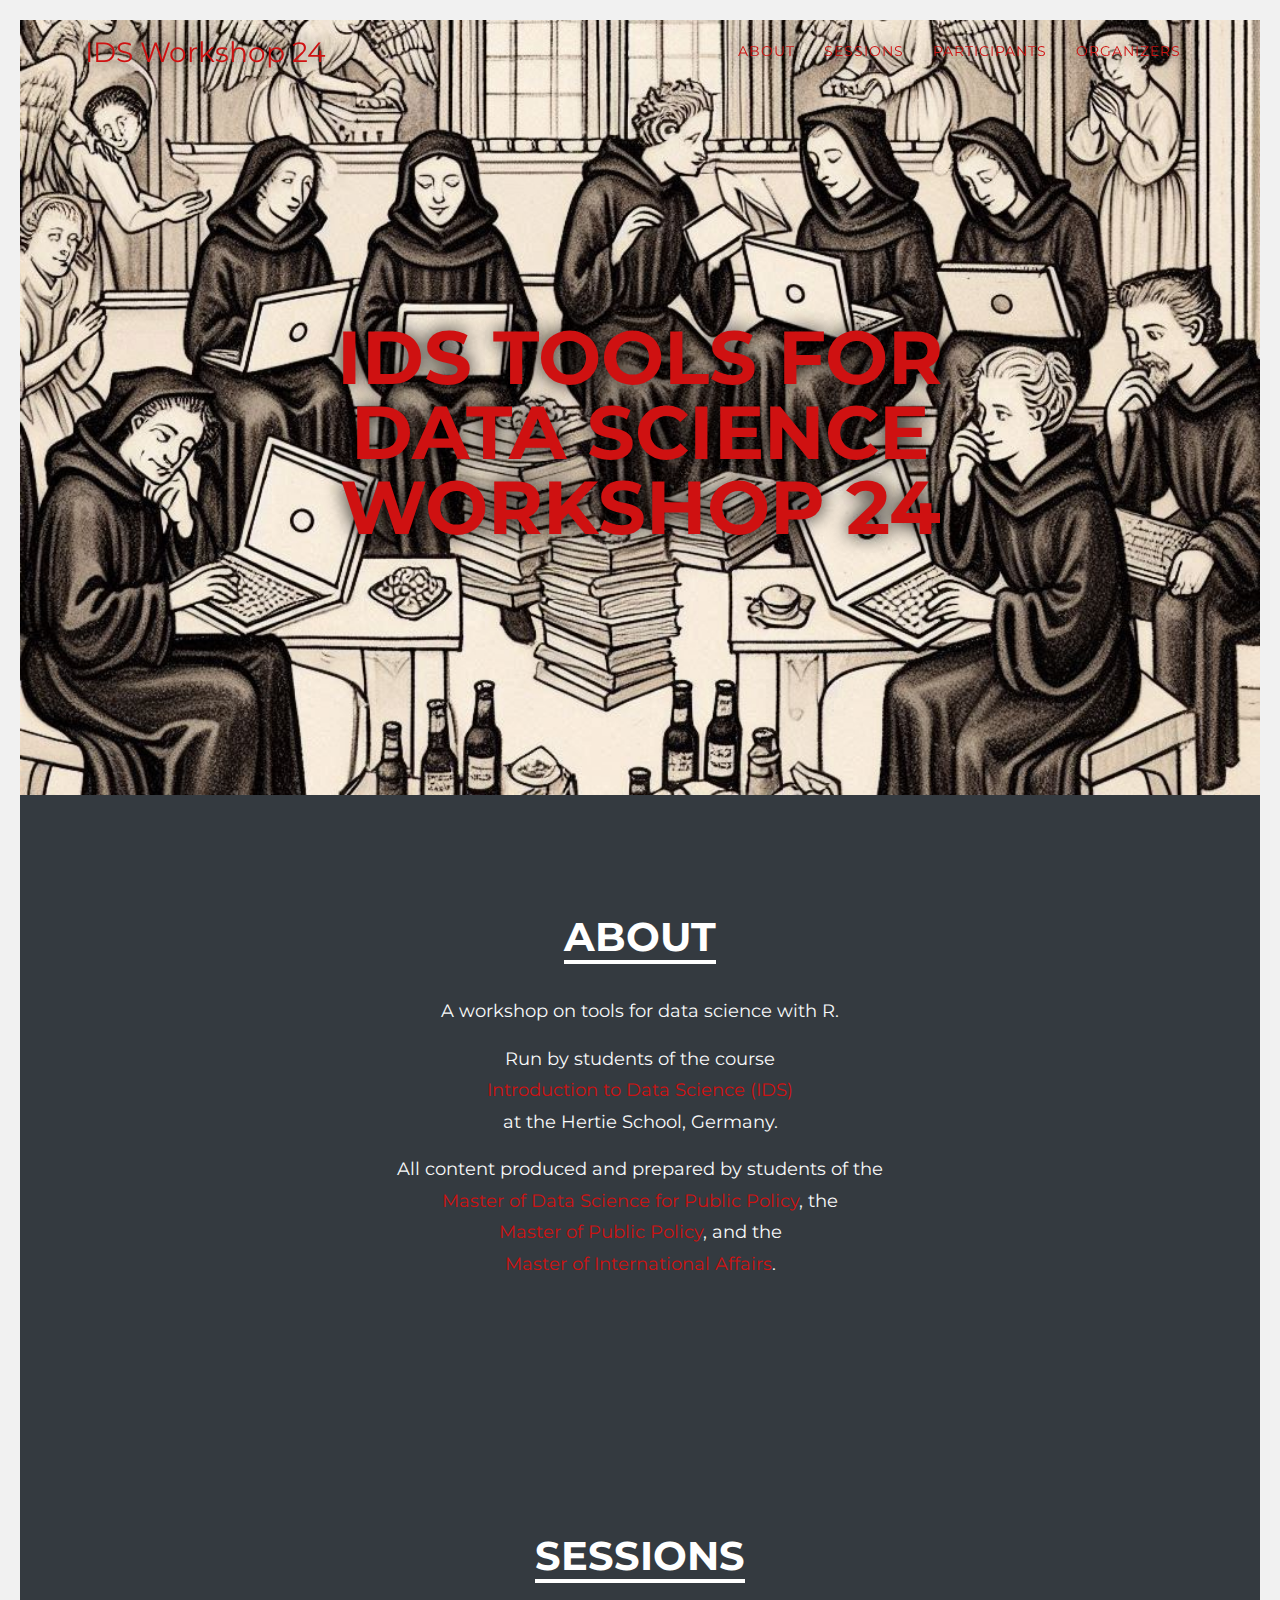
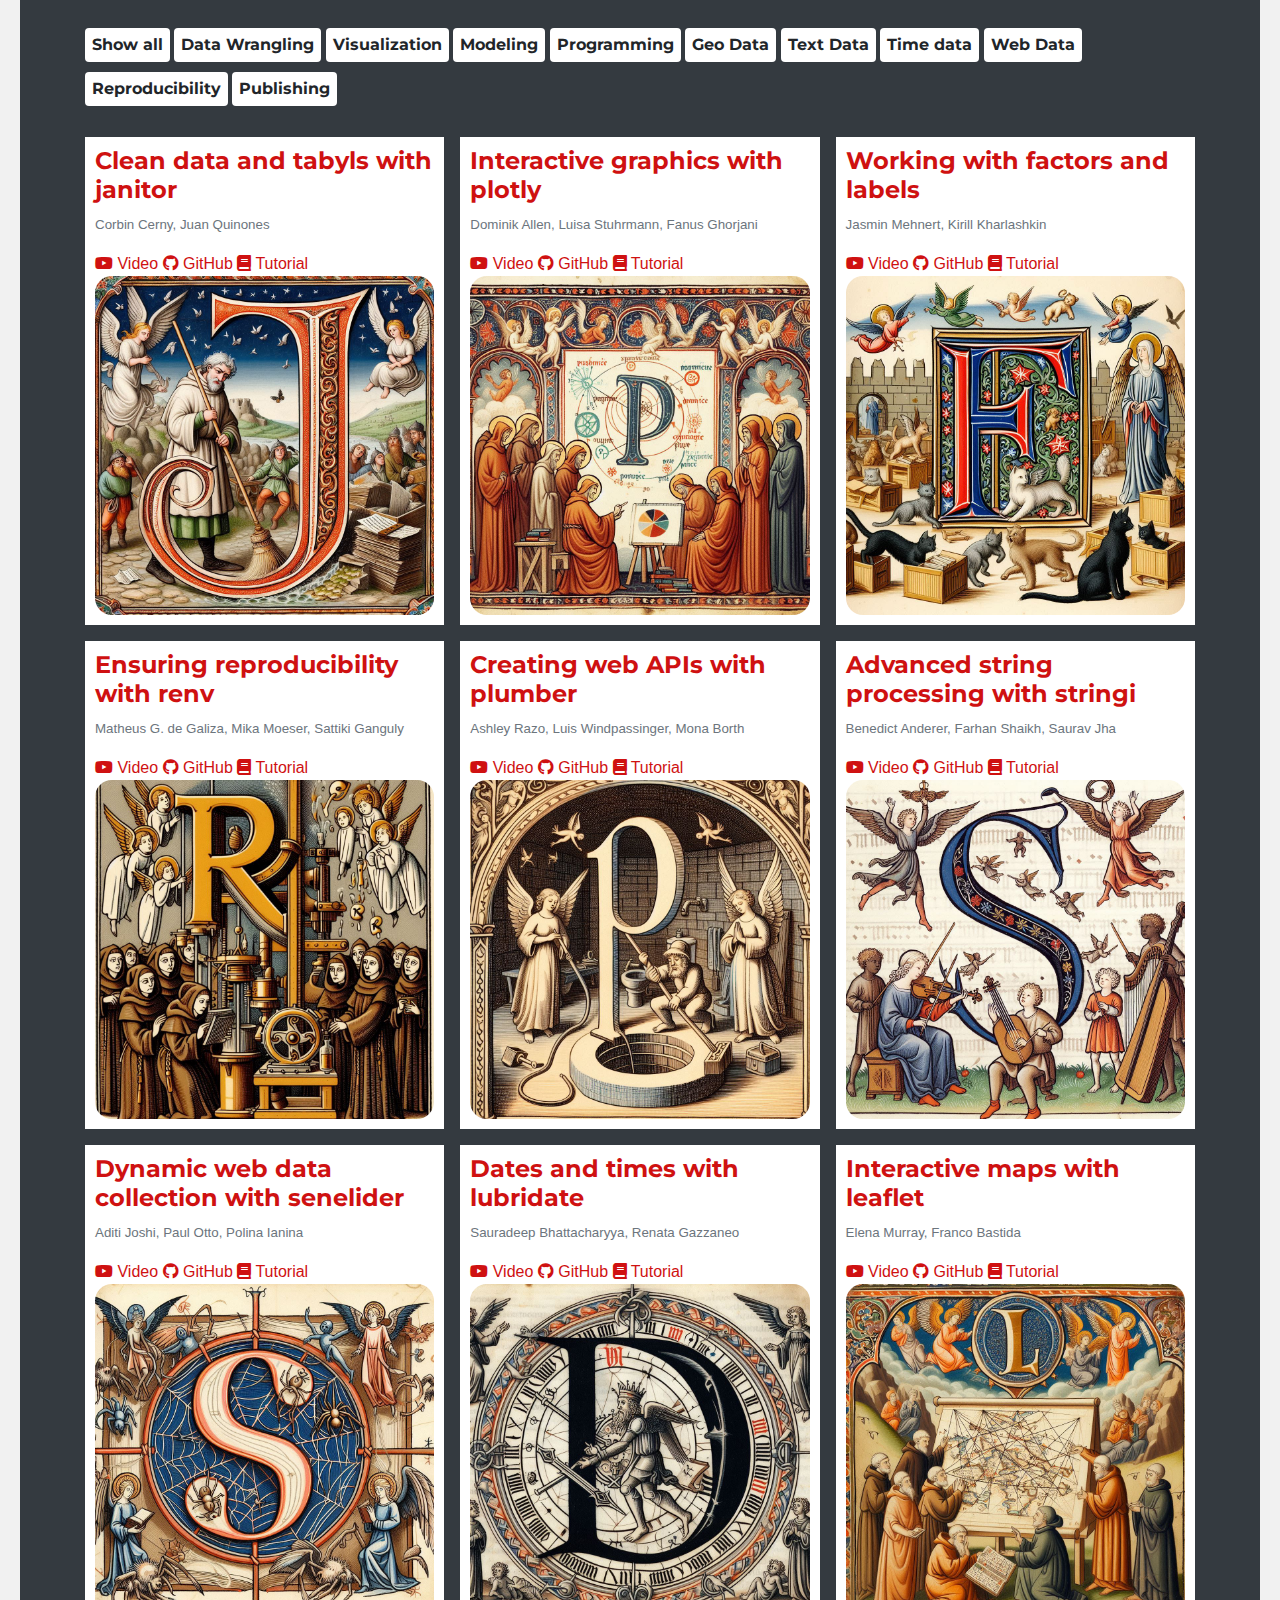
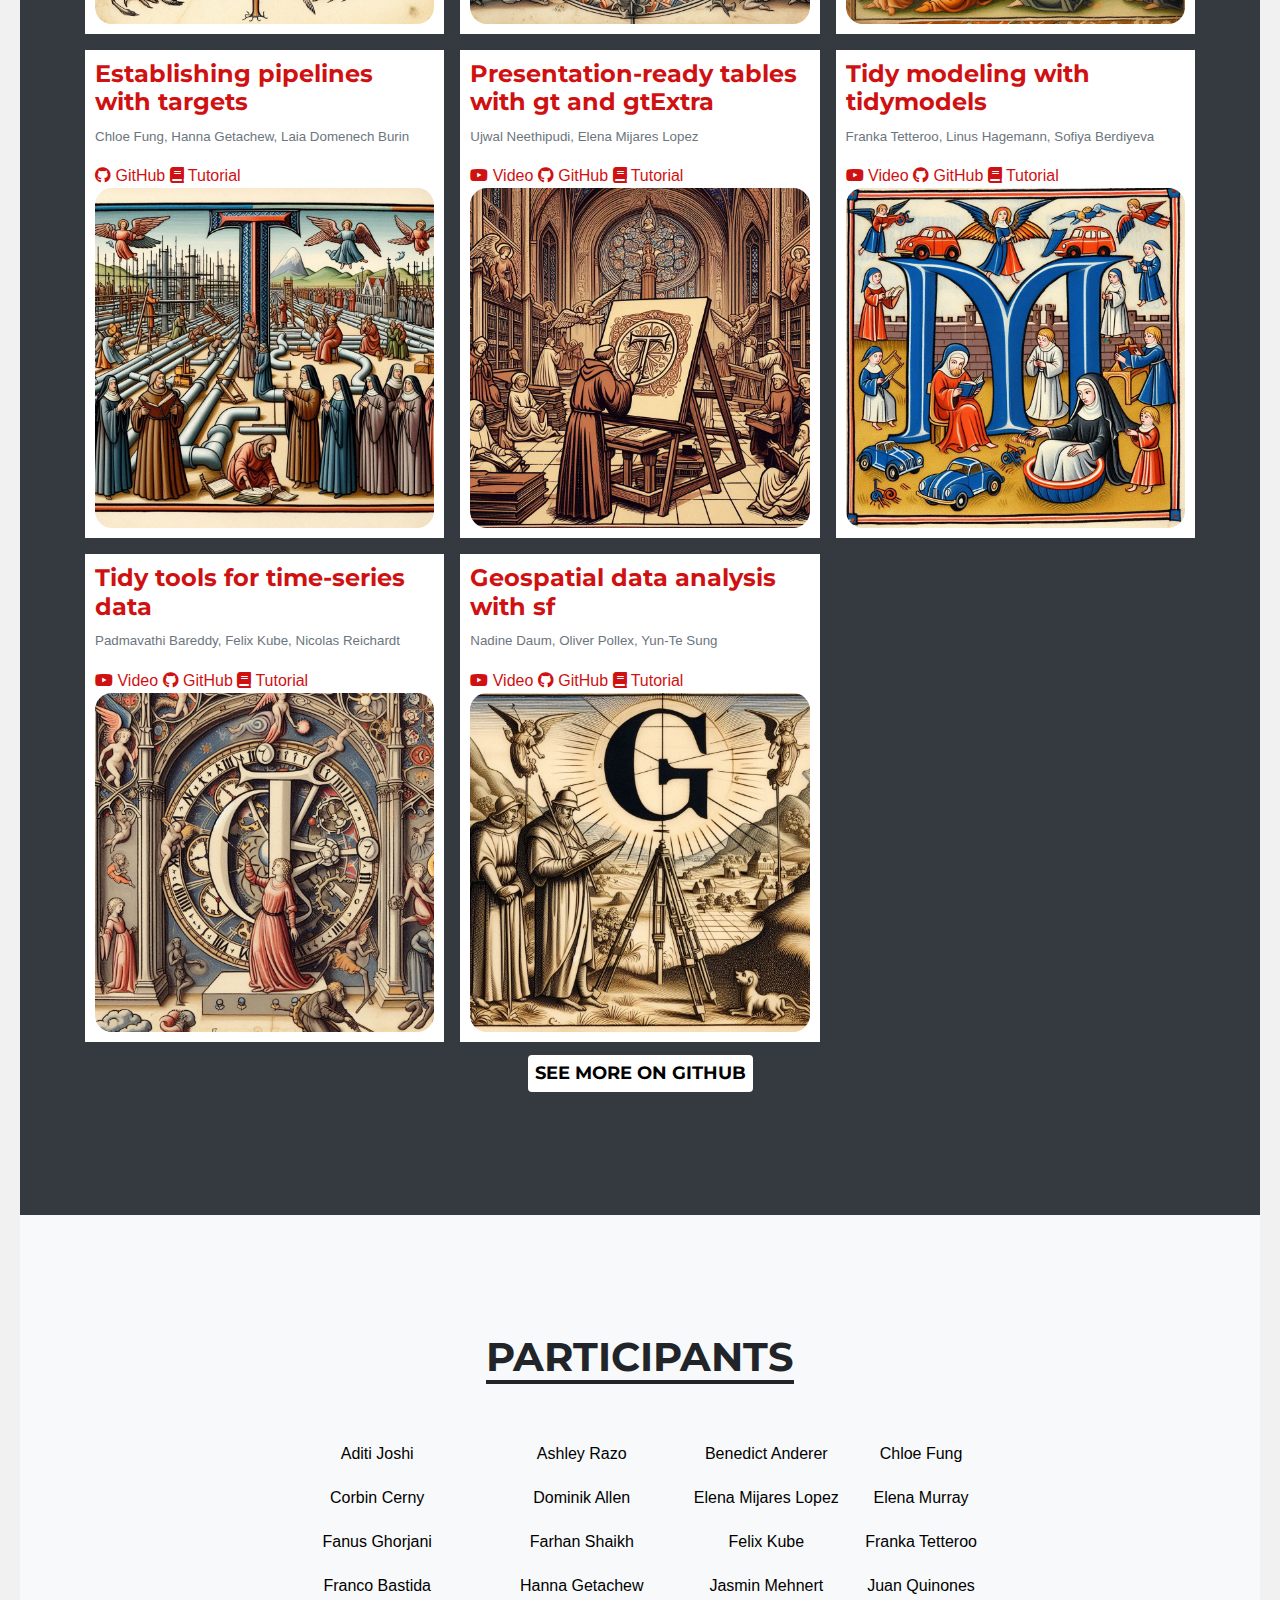
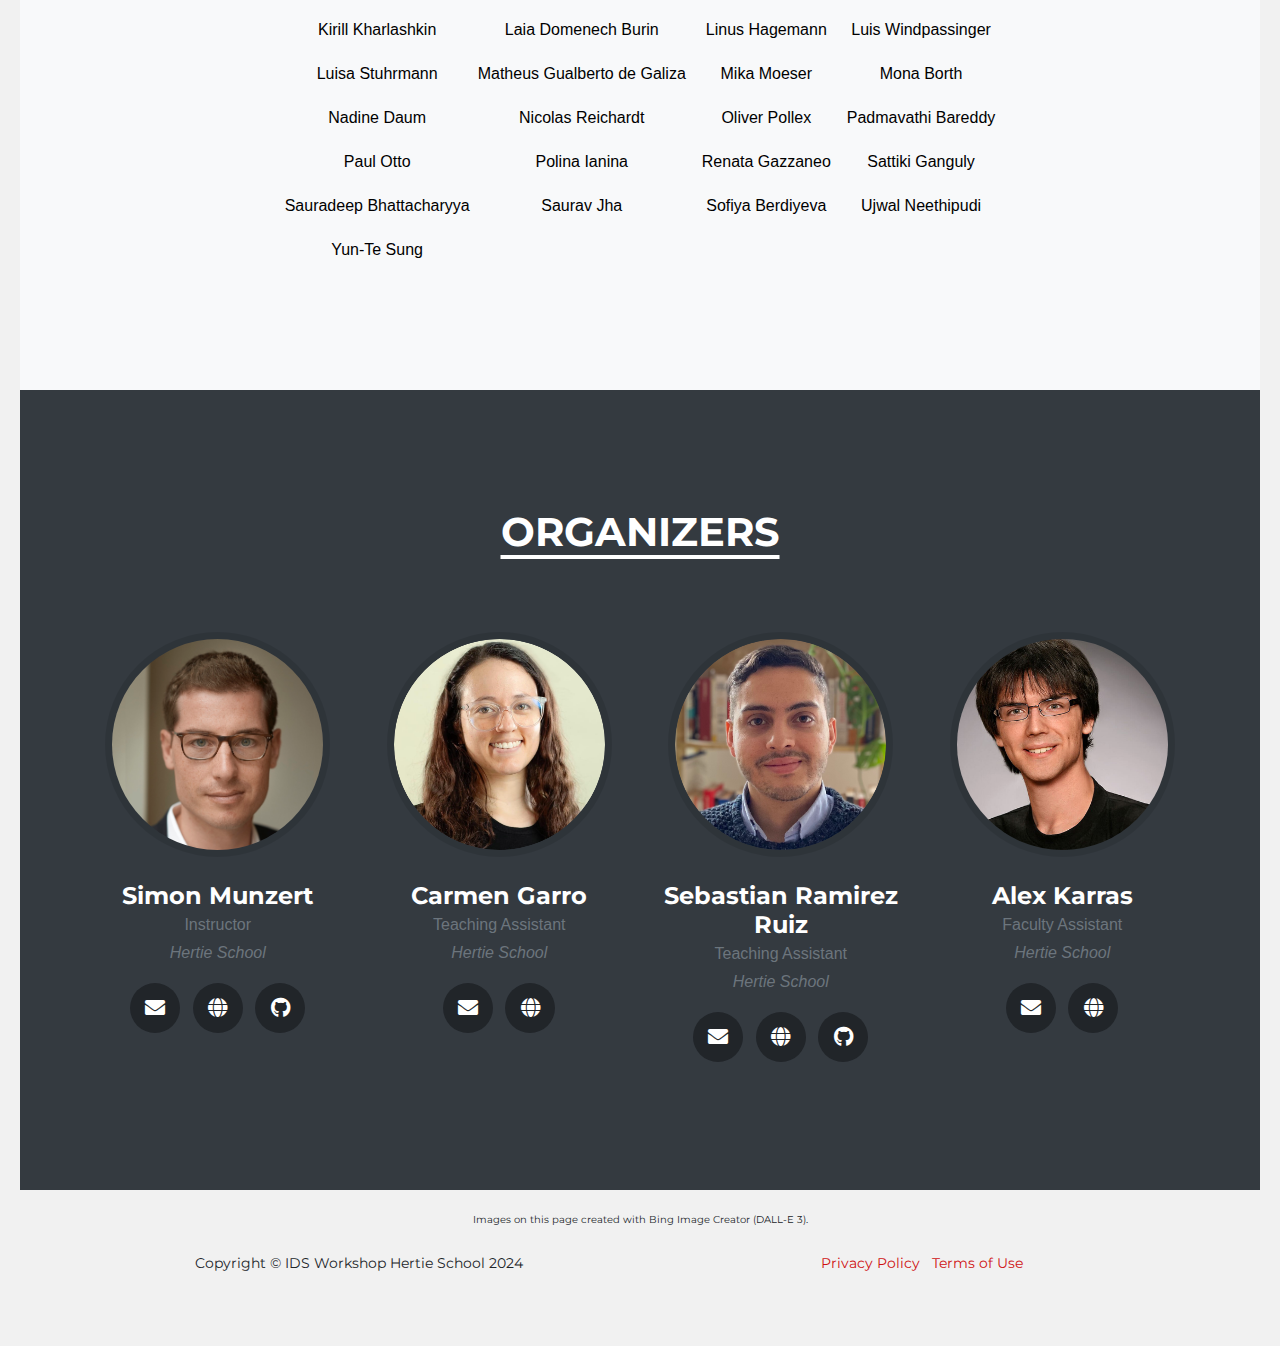
<file: index.html>
<!DOCTYPE html>
<html lang="en">

<head>

  <meta charset="utf-8">
  <meta name="viewport" content="width=device-width, initial-scale=1, shrink-to-fit=no">
  <meta name="description" content="">
  <meta name="author" content="">

  <title>IDS Tools for Data Science Workshop 24</title>

  <!-- Bootstrap core CSS -->
  <link href="vendor/bootstrap/css/bootstrap.min.css" rel="stylesheet">
  <link rel="icon" type="image/x-icon" href="/img/favicon.ico">
  

  <!-- Custom fonts for this template -->
  <link href="vendor/fontawesome-free/css/all.min.css" rel="stylesheet" type="text/css">
  <link href="https://fonts.googleapis.com/css?family=Montserrat:400,700" rel="stylesheet" type="text/css">
  <link href='https://fonts.googleapis.com/css?family=Kaushan+Script' rel='stylesheet' type='text/css'>
  <link href='https://fonts.googleapis.com/css?family=Droid+Serif:400,700,400italic,700italic' rel='stylesheet' type='text/css'>
  <link href='https://fonts.googleapis.com/css?family=Roboto+Slab:400,100,300,700' rel='stylesheet' type='text/css'>

  <!-- Custom styles for this template -->
  <link href="css/agency.css" rel="stylesheet">
  <!--  <link href="css/agency.min.css" rel="stylesheet">  -->

  <style type="text/css">
    .tg .tg-gges {
      background-color: #C5D9F1;
      text-align: left;
      vertical-align: bottom
    }

    .tg .tg-0lax {
      text-align: left;
      vertical-align: top
    }

    .tg .tg-7zrl {
      text-align: left;
      vertical-align: bottom
    }

    .tg .tg-ycr8 {
      text-align: left;
      vertical-align: top
    }

    .tg .tg-raw7 {
      border-color: inherit;
      font-weight: bold;
      text-align: left;
      vertical-align: top
    }

    .tg .tg-zv36 {
      border-color: inherit;
      font-weight: bold;
      text-align: left;
      vertical-align: top
    }

    .tg .tg-uk4f {
      text-align: left;
      vertical-align: top
    }

    .tg .tg-6sgx {
      text-align: left;
      vertical-align: top
    }

    .tg .tg-vrym {
      background-color: #353a3f;
      border-color: inherit;
      color: #ffc702;
      font-weight: bold;
      text-align: center;
      vertical-align: middle
    }

    .tg .tg-y0hg {
      text-align: left;
      vertical-align: top
    }

  </style>

 <style>
* {
  box-sizing: border-box;
}

body {
  background-color: #f1f1f1;
  padding: 20px;
  font-family: Arial;
}

/* Center website */
.main {
  max-width: 1000px;
  margin: auto;
}

h1 {
  font-size: 50px;
  word-break: break-all;
}

.row {
  margin: 10px -16px;
}

/* Add padding BETWEEN each column */
.row,
.row > .column {
  padding: 8px;
}

/* Create three equal columns that floats next to each other */
.column {
  float: left;
  width: 33.33%;
  display: none; /* Hide all elements by default */
}

/* Clear floats after rows */
.row:after {
  content: "";
  display: table;
  clear: both;
}

/* Content */
.content {
  background-color: white;
  padding: 10px;
}

/* The "show" class is added to the filtered elements */
.show {
  display: block;
}

/* Style the buttons */
.btn {
  border: none;
  outline: none;
  padding: 5px 7px;
  margin-top: 5px;
  margin-bottom: 5px;
  background-color: white;
  cursor: pointer;
}

.btn:hover {
  background-color: #fed136;
}

.btn.active {
  background-color: #666;
  color: white;
}
</style>
</head>

<body id="page-top">

  <!-- Navigation -->
  <nav class="navbar navbar-expand-lg navbar-dark fixed-top" id="mainNav">
    <div class="container">
      <a class="navbar-brand js-scroll-trigger" href="#page-top">IDS Workshop 24</a>
      <button class="navbar-toggler navbar-toggler-right" type="button" data-toggle="collapse" data-target="#navbarResponsive" aria-controls="navbarResponsive" aria-expanded="false" aria-label="Toggle navigation">
        Menu
        <i class="fas fa-bars"></i>
      </button>
      <div class="collapse navbar-collapse" id="navbarResponsive">
        <ul class="navbar-nav text-uppercase ml-auto">
          <li class="nav-item">
            <a class="nav-link js-scroll-trigger" href="#about">About</a>
          </li>
         <!--  <li class="nav-item">
            <a class="nav-link js-scroll-trigger" href="#schedule">Schedule</a>
          </li> -->
          <li class="nav-item">
            <a class="nav-link js-scroll-trigger" href="#sessions">Sessions</a>
          </li>
          <li class="nav-item">
            <a class="nav-link js-scroll-trigger" href="#participants">Participants</a>
          </li>
          <li class="nav-item">
            <a class="nav-link js-scroll-trigger" href="#organizers">Organizers</a>
          </li>
        </ul>
      </div>
    </div>
  </nav>

  <!-- Header -->
  <header class="masthead">
    <div class="container">
      <div class="intro-text">
        <div class="intro-heading text-uppercase">IDS Tools for<br>Data Science<br>Workshop 24</div>
      </div>
    </div>
  </header>

  <!-- Services -->
  <section class="bg-dark page-section" id="about">
    <div class="container">
      <div class="row">
        <div class="col-lg-12 text-center">
          <h2 class="section-heading-underline text-uppercase text-white">About</h2>
          <h3 class="section-subheading-normal text-light">
            <p>A workshop on tools for data science with R. </p>
				<p> Run by students of the course <br><a
            href="https://github.com/intro-to-data-science-24" target="_blank">Introduction to Data Science (IDS)</a><br> at the Hertie School, Germany.</p>
            <p>All content produced and prepared by students of the <a href="https://www.hertie-school.org/en/mds" target="_blank">Master of Data Science for Public Policy</a>, the <br><a href="https://www.hertie-school.org/en/mpp"
              target="_blank">Master of Public Policy</a>, and the <br><a href="https://www.hertie-school.org/en/mia" target="_blank">Master of International Affairs</a>.</p> <!-- The live sessions of the workshop are held on November 21, 2022. See <a href="schedule.html" target="_blank">here</a> for the original schedule. -->
          </h3>
        </div>
      </div>
    </div>
  </section>


  <!-- Featured Grid -->
  <section class="bg-dark page-section" id="sessions">
    <div class="container">
      <div class="row">
        <div class="col-lg-12 text-center">
          <h2 class="section-heading-underline text-uppercase text-white">Sessions</h2>
        </div>
      </div>

<div id="myBtnContainer">
  <button class="btn" onclick="filterSelection('all')"> Show all</button>
  <button class="btn" onclick="filterSelection('data')"> Data Wrangling </button>
  <button class="btn" onclick="filterSelection('visualization')"> Visualization</button>
  <button class="btn" onclick="filterSelection('modeling')"> Modeling</button>
  <button class="btn" onclick="filterSelection('programming')"> Programming</button>  
  <button class="btn" onclick="filterSelection('geo')"> Geo Data</button>
  <button class="btn" onclick="filterSelection('text')"> Text Data</button>
  <button class="btn" onclick="filterSelection('time')"> Time data</button>
  <button class="btn" onclick="filterSelection('web')"> Web Data</button>
  <button class="btn" onclick="filterSelection('reproducibility')"> Reproducibility</button>
  <button class="btn" onclick="filterSelection('publishing')"> Publishing</button>

  
</div>

<!-- Portfolio Gallery Grid -->
<div class="row">
  <div class="column data text">
  <div class="content">
    <a class="portfolio-link" href="https://www.dropbox.com/scl/fi/8ycjm56z09vbouyc88pve/01-Janitor-Quinones-Cerny.mp4?rlkey=qy8nbldcuttnv8jbw0zk90ak2&dl=0" target="_blank">
            <div class="portfolio-hover">
              <div class="portfolio-hover-content">
                  <h4>Clean data and tabyls with janitor
                  </h4>
                  <p style="font-size:smaller;" class="text-muted">Corbin Cerny, Juan Quinones</p>
                  <a href="https://www.dropbox.com/scl/fi/8ycjm56z09vbouyc88pve/01-Janitor-Quinones-Cerny.mp4?rlkey=qy8nbldcuttnv8jbw0zk90ak2&dl=0" target="_blank">
                  <i class="fab fa-youtube"></i> Video
                </a>
                <a href="https://github.com/intro-to-data-science-24-workshop/01-Janitor-Quinones-Cerny" target="_blank">
                  <i class="fab fa-github"></i> GitHub
                </a>
                <a href="https://raw.githack.com/intro-to-data-science-24-workshop/01-Janitor-Quinones-Cerny/main/janitor_hands_on1.html" target="_blank">
                  <i class="fas fa-book"></i> Tutorial
                </a>
              </div>
            </div>
            <a class="portfolio-link" href="https://www.dropbox.com/scl/fi/8ycjm56z09vbouyc88pve/01-Janitor-Quinones-Cerny.mp4?rlkey=qy8nbldcuttnv8jbw0zk90ak2&dl=0" target="_blank">
              <img class="img-fluid img-portfolio" src="img/sessions/janitor.jpeg" alt="">
          </a>
        </div>
  </div>


  <div class="column visualization web publishing">
  <div class="content">
    <a class="portfolio-link" href="https://www.dropbox.com/scl/fi/z5qz2t0d8sbhwqodhayxd/10-Interactive-Graphics-Plotly-Allen-Stuhrmann-Ghorjani.mp4?rlkey=fhwao3w3txrdgvxc3adut06zd&st=i2kw9a40&dl=0" target="_blank">
            <div class="portfolio-hover">
              <div class="portfolio-hover-content">
                  <h4>Interactive graphics with plotly
                  </h4>
                  <p style="font-size:smaller;" class="text-muted">Dominik Allen, Luisa Stuhrmann, Fanus Ghorjani</p>
                  <a href="https://www.dropbox.com/scl/fi/z5qz2t0d8sbhwqodhayxd/10-Interactive-Graphics-Plotly-Allen-Stuhrmann-Ghorjani.mp4?rlkey=fhwao3w3txrdgvxc3adut06zd&st=i2kw9a40&dl=0" target="_blank">
                    <i class="fab fa-youtube"></i> Video
                  </a>
                  <a href="https://github.com/intro-to-data-science-24-workshop/10-Interactive-Graphics-Plotly-Allen-Stuhrmann-Ghorjani-" target="_blank">
                    <i class="fab fa-github"></i> GitHub
                  </a>
                  <a href="https://raw.githack.com/intro-to-data-science-24-workshop/10-Interactive-Graphics-Plotly-Allen-Stuhrmann-Ghorjani-/main/Tuturial_Questions.html" target="_blank">
                    <i class="fas fa-book"></i> Tutorial
                  </a>
              </div>
            </div>
            <a class="portfolio-link" href="https://www.dropbox.com/scl/fi/z5qz2t0d8sbhwqodhayxd/10-Interactive-Graphics-Plotly-Allen-Stuhrmann-Ghorjani.mp4?rlkey=fhwao3w3txrdgvxc3adut06zd&st=i2kw9a40&dl=0" target="_blank">
              <img class="img-fluid img-portfolio" src="img/sessions/plotly.jpeg" alt="">
          </a>
        </div>
  </div>

  <div class="column data modeling visualization publishing">
    <div class="content">
      <a class="portfolio-link" href="https://www.dropbox.com/scl/fi/ytlcjs85lbnn81jupx0k1/02-Working-with-factors-and-labels-mehnert-kharlashkin.mp4?rlkey=hft7gx3yixl3eo9zeuzvg3sro&st=v7pqvsam&dl=0" target="_blank">
            <div class="portfolio-hover">
              <div class="portfolio-hover-content">
                  <h4>Working with factors and labels
                  </h4>
                  <p style="font-size:smaller;" class="text-muted">Jasmin Mehnert, Kirill Kharlashkin</p>
                <a href="https://www.dropbox.com/scl/fi/ytlcjs85lbnn81jupx0k1/02-Working-with-factors-and-labels-mehnert-kharlashkin.mp4?rlkey=hft7gx3yixl3eo9zeuzvg3sro&st=v7pqvsam&dl=0" target="_blank">
                  <i class="fab fa-youtube"></i> Video
                </a>
                <a href="https://github.com/intro-to-data-science-24-workshop/02-Working-with-factors-and-labels-mehnert-kharlashkin" target="_blank">
                  <i class="fab fa-github"></i> GitHub
                </a>
                <a href="https://rawcdn.githack.com/intro-to-data-science-24-workshop/02-Working-with-factors-and-labels-mehnert-kharlashkin/refs/heads/main/Tutorial.html" target="_blank">
                  <i class="fas fa-book"></i> Tutorial
                </a>
              </div>
            </div>
            <a class="portfolio-link" href="https://www.dropbox.com/scl/fi/ytlcjs85lbnn81jupx0k1/02-Working-with-factors-and-labels-mehnert-kharlashkin.mp4?rlkey=hft7gx3yixl3eo9zeuzvg3sro&st=v7pqvsam&dl=0" target="_blank">
            <img class="img-fluid img-portfolio" src="img/sessions/forcats.jpeg" alt="">
          </a>
        </div>
  </div>

  <div class="column reproducibility programming">
  <div class="content">
    <a class="portfolio-link" href="https://www.dropbox.com/scl/fi/vlpm3dny7vhwhbv0v2t74/11-ensuring-reproducibility-with-renv-galiza-moeser-ganguly.mp4?rlkey=ejvjsl5ity40eokp1smkuby7e&st=kr6oc0in&dl=0" target="_blank">
            <div class="portfolio-hover">
              <div class="portfolio-hover-content">
                  <h4>Ensuring reproducibility with renv
                  </h4>
                  <p style="font-size:smaller;" class="text-muted">Matheus G. de Galiza, Mika Moeser, Sattiki Ganguly</p>
                  <a href="https://www.dropbox.com/scl/fi/vlpm3dny7vhwhbv0v2t74/11-ensuring-reproducibility-with-renv-galiza-moeser-ganguly.mp4?rlkey=ejvjsl5ity40eokp1smkuby7e&st=kr6oc0in&dl=0" target="_blank">
                  <i class="fab fa-youtube"></i> Video
                </a>
                <a href="https://github.com/intro-to-data-science-24-workshop/11-Ensuring-reproducibility-with-renv" target="_blank">
                  <i class="fab fa-github"></i> GitHub
                </a>
                <a href="https://raw.githack.com/intro-to-data-science-24-workshop/11-Ensuring-reproducibility-with-renv/main/renv_workshop.html" target="_blank">
                  <i class="fas fa-book"></i> Tutorial
                </a>
              </div>
            </div>
            <a class="portfolio-link" href="https://www.dropbox.com/scl/fi/vlpm3dny7vhwhbv0v2t74/11-ensuring-reproducibility-with-renv-galiza-moeser-ganguly.mp4?rlkey=ejvjsl5ity40eokp1smkuby7e&st=kr6oc0in&dl=0" target="_blank">
              <img class="img-fluid img-portfolio" src="img/sessions/renv.jpeg" alt="">
          </a>
        </div>
  </div>



  <div class="column text visualization web publishing">
  <div class="content">
        <a class="portfolio-link" href="https://www.dropbox.com/scl/fi/fknil21veypc5q4cjbdq1/03-plumber-razo-borth-windpassinger.mp4?rlkey=ydqpb3qudmr72b7r62c0zkrlh&st=jxyl5w4l&dl=0" target="_blank">
            <div class="portfolio-hover">
              <div class="portfolio-hover-content">
                  <h4>Creating web APIs with plumber
                  </h4>
                  <p style="font-size:smaller;" class="text-muted">Ashley Razo, Luis Windpassinger, Mona Borth</p>
                  <a href="https://www.dropbox.com/scl/fi/fknil21veypc5q4cjbdq1/03-plumber-razo-borth-windpassinger.mp4?rlkey=ydqpb3qudmr72b7r62c0zkrlh&st=jxyl5w4l&dl=0" target="_blank">
                  <i class="fab fa-youtube"></i> Video
                </a>
                <a href="https://github.com/intro-to-data-science-24-workshop/03-plumber-razo-borth-windpassinger" target="_blank">
                  <i class="fab fa-github"></i> GitHub
                </a>
                <a href="https://rawcdn.githack.com/intro-to-data-science-24-workshop/03-plumber-razo-borth-windpassinger/refs/heads/main/workshop/workshop.html?token=GHSAT0AAAAAACWLRGJSONQZFMEVABLWA3EEZY3Y6FQ" target="_blank">
                  <i class="fas fa-book"></i> Tutorial
                </a>
              </div>
            </div>
            <a class="portfolio-link" href="https://www.dropbox.com/scl/fi/fknil21veypc5q4cjbdq1/03-plumber-razo-borth-windpassinger.mp4?rlkey=ydqpb3qudmr72b7r62c0zkrlh&st=jxyl5w4l&dl=0" target="_blank">
              <img class="img-fluid img-portfolio" src="img/sessions/plumber.jpeg" alt="">
          </a>
        </div>
  </div>

  <div class="column text data">
  <div class="content">
         <a class="portfolio-link" href="https://www.dropbox.com/scl/fi/to1i6lmw8fjs81r82pd5p/04_stringi_Anderer_Jha_Shaikh.mp4?rlkey=2hek6pj8fy5cj27lmxe0xs729&st=85nl2mfe&dl=0" target="_blank">
            <div class="portfolio-hover">
              <div class="portfolio-hover-content">
                  <h4>Advanced string processing with stringi
                  </h4>
                  <p style="font-size:smaller;" class="text-muted">Benedict Anderer, Farhan Shaikh, Saurav Jha</p>
                   <a href="https://www.dropbox.com/scl/fi/to1i6lmw8fjs81r82pd5p/04_stringi_Anderer_Jha_Shaikh.mp4?rlkey=2hek6pj8fy5cj27lmxe0xs729&st=85nl2mfe&dl=0" target="_blank">
                    <i class="fab fa-youtube"></i> Video
                  </a>
                  <a href="https://github.com/intro-to-data-science-24-workshop/04-stringi-Anderer-Jha-Shaikh" target="_blank">
                    <i class="fab fa-github"></i> GitHub
                  </a>
                  <a href="https://raw.githack.com/intro-to-data-science-24-workshop/04-stringi-Anderer-Jha-Shaikh/main/exercise_questions.html" target="_blank">
                    <i class="fas fa-book"></i> Tutorial
                  </a>
              </div>
            </div>
            <a class="portfolio-link" href="https://www.dropbox.com/scl/fi/to1i6lmw8fjs81r82pd5p/04_stringi_Anderer_Jha_Shaikh.mp4?rlkey=2hek6pj8fy5cj27lmxe0xs729&st=85nl2mfe&dl=0" target="_blank">
              <img class="img-fluid img-portfolio" src="img/sessions/stringi.jpeg" alt="">
          </a>
        </div>
  </div>

  <div class="column data web">
  <div class="content">
        <a class="portfolio-link" href="https://www.dropbox.com/scl/fi/i4uvdgakovs7lerb87auz/03-selenider-otto.mp4?rlkey=0o4h7p1qe4njsrcr1sqrcdqni&st=ae267s0e&dl=0" target="_blank">
            <div class="portfolio-hover">
              <div class="portfolio-hover-content">
                  <h4>Dynamic web data collection with senelider
                  </h4>
                  <p style="font-size:smaller;" class="text-muted">Aditi Joshi, Paul Otto, Polina Ianina</p>
                   <a href="https://www.dropbox.com/scl/fi/i4uvdgakovs7lerb87auz/03-selenider-otto.mp4?rlkey=0o4h7p1qe4njsrcr1sqrcdqni&st=ae267s0e&dl=0" target="_blank">
                  <i class="fab fa-youtube"></i> Video
                </a>
                <a href="https://github.com/intro-to-data-science-24-workshop/03-otto" target="_blank">
                  <i class="fab fa-github"></i> GitHub
                </a>
                <a href="https://html-preview.github.io/?url=https://github.com/intro-to-data-science-24-workshop/03-otto/blob/main/newnotebook/_manuscript/index.html" target="_blank">
                  <i class="fas fa-book"></i> Tutorial
                </a>
              </div>
            </div>
            <a class="portfolio-link" href="https://www.dropbox.com/scl/fi/i4uvdgakovs7lerb87auz/03-selenider-otto.mp4?rlkey=0o4h7p1qe4njsrcr1sqrcdqni&st=ae267s0e&dl=0" target="_blank">
              <img class="img-fluid img-portfolio" src="img/sessions/senelider.jpeg" alt="">
          </a>
        </div>
  </div>

    <div class="column time data">
    <div class="content">
          <a class="portfolio-link" href="https://www.dropbox.com/s/c9p54ilt0rl53ou/03-Dates-and-times-with-lubridate-Bhattacharyya-Gazzaneo.mp4?dl=0" target="_blank">
            <div class="portfolio-hover">
              <div class="portfolio-hover-content">
                  <h4>Dates and times with lubridate
                  </h4>
                  <p style="font-size:smaller;" class="text-muted">Sauradeep Bhattacharyya, Renata Gazzaneo</p>
                   <a href="https://www.dropbox.com/s/c9p54ilt0rl53ou/03-Dates-and-times-with-lubridate-Bhattacharyya-Gazzaneo.mp4?dl=0" target="_blank">
                    <i class="fab fa-youtube"></i> Video
                  </a>
                  <a href="https://github.com/intro-to-data-science-24-workshop/03-Dates-and-times-with-lubridate-Bhattacharyya-Gazzaneo" target="_blank">
                    <i class="fab fa-github"></i> GitHub
                  </a>
                  <a href="https://raw.githack.com/intro-to-data-science-24-workshop/03-Dates-and-times-with-lubridate-Bhattacharyya-Gazzaneo/main/Workshop_practice_material.html" target="_blank">
                    <i class="fas fa-book"></i> Tutorial
                  </a>
              </div>
            </div>
            <a class="portfolio-link" href="https://www.dropbox.com/s/c9p54ilt0rl53ou/03-Dates-and-times-with-lubridate-Bhattacharyya-Gazzaneo.mp4?dl=0" target="_blank">
              <img class="img-fluid img-portfolio" src="img/sessions/lubridate.jpeg" alt="">
          </a>
        </div>
  </div>

    <div class="column visualization web publishing geo">
    <div class="content">
    <a class="portfolio-link" href="https://www.dropbox.com/scl/fi/p6oje2d8s3lp6xbwxzrzg/09-leafletgraphs-murray-bastida.mp4?rlkey=rcmf7babik6gu4iim68gccd68&st=yy8badu0&dl=0" target="_blank">
            <div class="portfolio-hover">
              <div class="portfolio-hover-content">
                  <h4>Interactive maps with leaflet
                  </h4>
                  <p style="font-size:smaller;" class="text-muted">Elena Murray, Franco Bastida</p>
                  <a href="https://www.dropbox.com/scl/fi/p6oje2d8s3lp6xbwxzrzg/09-leafletgraphs-murray-bastida.mp4?rlkey=rcmf7babik6gu4iim68gccd68&st=yy8badu0&dl=0" target="_blank">
                  <i class="fab fa-youtube"></i> Video
                </a>
                <a href="https://github.com/intro-to-data-science-24-workshop/09-leafletgraphs-murray-bastida" target="_blank">
                  <i class="fab fa-github"></i> GitHub
                </a>
                <a href="https://raw.githack.com/intro-to-data-science-24-workshop/09-leafletgraphs-murray-bastida/main/Leaflet_Tutorial.html" target="_blank">
                  <i class="fas fa-book"></i> Tutorial
                </a>
              </div>
            </div>
            <a class="portfolio-link" href="https://www.dropbox.com/scl/fi/p6oje2d8s3lp6xbwxzrzg/09-leafletgraphs-murray-bastida.mp4?rlkey=rcmf7babik6gu4iim68gccd68&st=yy8badu0&dl=0" target="_blank">
              <img class="img-fluid img-portfolio" src="img/sessions/leaflet.jpeg" alt="">
          </a>
        </div>
  </div>


    <div class="column data programming">
    <div class="content">
    <a class="portfolio-link" href="" target="_blank">
            <div class="portfolio-hover">
              <div class="portfolio-hover-content">
                  <h4>Establishing pipelines with targets
                  </h4>
                  <p style="font-size:smaller;" class="text-muted">Chloe Fung, Hanna Getachew, Laia Domenech Burin</p>
                <a href="https://github.com/intro-to-data-science-24-workshop/pipelines-with-targets-getachew-fung-domenech" target="_blank">
                  <i class="fab fa-github"></i> GitHub
                </a>
                <a href="https://raw.githack.com/ldmnch/pipelines-with-targets/main/targets_pipeline_formatted_tutorial.html" target="_blank">
                  <i class="fas fa-book"></i> Tutorial
                </a>
              </div>
            </div>
            <a class="portfolio-link" href="https://www.dropbox.com/scl/fi/g0t00ug5qhhsjedkrbp5l/12-targets-burin-fung-getachew.mp4?rlkey=mmivftr4om7sui25zw6kgsrna&st=tm9wgzan&dl=0" target="_blank">
              <img class="img-fluid img-portfolio" src="img/sessions/targets.jpeg" alt="">
          </a>
    </div>
    </div>

    <div class="column visualization publishing">
    <div class="content">
    <a class="portfolio-link" href="https://www.dropbox.com/scl/fi/yr0z8m8y2zuoiz4mqy2sy/08-gtgtExtra-Lopez-Neethipudi.mp4?rlkey=winoc47y2on3n89swnsxtxk30&st=qwvkzedv&dl=0" target="_blank">
            <div class="portfolio-hover">
              <div class="portfolio-hover-content">
                  <h4>Presentation-ready tables with gt and gtExtra
                  </h4>
                  <p style="font-size:smaller;" class="text-muted">Ujwal Neethipudi, Elena Mijares Lopez</p>
                  <a href="https://www.dropbox.com/scl/fi/yr0z8m8y2zuoiz4mqy2sy/08-gtgtExtra-Lopez-Neethipudi.mp4?rlkey=winoc47y2on3n89swnsxtxk30&st=qwvkzedv&dl=0" target="_blank">
                  <i class="fab fa-youtube"></i> Video
                </a>
                <a href="https://github.com/intro-to-data-science-24-workshop/08-gt_gtExtras-Lopez-Neethipudi" target="_blank">
                  <i class="fab fa-github"></i> GitHub
                </a>
                <a href="https://raw.githack.com/intro-to-data-science-24-workshop/08-gt_gtExtras-Lopez-Neethipudi/main/workshop_tables.html" target="_blank">
                  <i class="fas fa-book"></i> Tutorial
                </a>
              </div>
            </div>
            <a class="portfolio-link" href="https://www.dropbox.com/scl/fi/yr0z8m8y2zuoiz4mqy2sy/08-gtgtExtra-Lopez-Neethipudi.mp4?rlkey=winoc47y2on3n89swnsxtxk30&st=qwvkzedv&dl=0" target="_blank">
              <img class="img-fluid img-portfolio" src="img/sessions/gt.jpeg" alt="">
          </a>
    </div>
    </div>

  <div class="column modeling">
  <div class="content">
    <a class="portfolio-link" href="https://www.dropbox.com/scl/fi/jwm9a4zqyeaea0zizccd8/12-tidymodels-tetteroo-hagemann-berdiyeva.mp4?rlkey=36emz6j56lb79bvkw47sbt28x&st=bfiewghn&dl=0" target="_blank">
            <div class="portfolio-hover">
              <div class="portfolio-hover-content">
                  <h4>Tidy modeling with tidymodels
                  </h4>
                  <p style="font-size:smaller;" class="text-muted">Franka Tetteroo, Linus Hagemann, Sofiya Berdiyeva</p>
                  <a href="https://www.dropbox.com/scl/fi/jwm9a4zqyeaea0zizccd8/12-tidymodels-tetteroo-hagemann-berdiyeva.mp4?rlkey=36emz6j56lb79bvkw47sbt28x&st=bfiewghn&dl=0" target="_blank">
                  <i class="fab fa-youtube"></i> Video
                </a>
                <a href="https://github.com/intro-to-data-science-24-workshop/12-tidymodels-tetteroo-hagemann-berdiyeva" target="_blank">
                  <i class="fab fa-github"></i> GitHub
                </a>
                <a href="https://raw.githack.com/intro-to-data-science-24-workshop/12-tidymodels-tetteroo-hagemann-berdiyeva/main/practice/12-tidymodels-lab.html" target="_blank">
                  <i class="fas fa-book"></i> Tutorial
                </a>
              </div>
            </div>
            <a class="portfolio-link" href="https://www.dropbox.com/scl/fi/jwm9a4zqyeaea0zizccd8/12-tidymodels-tetteroo-hagemann-berdiyeva.mp4?rlkey=36emz6j56lb79bvkw47sbt28x&st=bfiewghn&dl=0" target="_blank">
              <img class="img-fluid img-portfolio" src="img/sessions/tidymodels.jpeg" alt="">
          </a>
        </div>
  </div>

  <div class="column data time">
    <div class="content">
      <a class="portfolio-link" href="https://www.dropbox.com/scl/fi/bu2h62k0sqva39qhbzch3/05-time-series-data-kube-reichardt-bareddy.mp4?rlkey=l4a2fw7x0pp0guorxosw58xyn&st=arzc17xa&dl=0" target="_blank">
              <div class="portfolio-hover">
                <div class="portfolio-hover-content">
                    <h4>Tidy tools for time-series data
                    </h4>
                    <p style="font-size:smaller;" class="text-muted">Padmavathi Bareddy, Felix Kube, Nicolas Reichardt</p>
                    <a href="https://www.dropbox.com/scl/fi/bu2h62k0sqva39qhbzch3/05-time-series-data-kube-reichardt-bareddy.mp4?rlkey=l4a2fw7x0pp0guorxosw58xyn&st=arzc17xa&dl=0" target="_blank">
                    <i class="fab fa-youtube"></i> Video
                  </a>
                  <a href="https://github.com/intro-to-data-science-24-workshop/05-tidy-tools-for-time-series-data-kube-reichardt-bareddy" target="_blank">
                    <i class="fab fa-github"></i> GitHub
                  </a>
                  <a href="https://raw.githack.com/intro-to-data-science-24-workshop/05-tidy-tools-for-time-series-data-kube-reichardt-bareddy/main/materials/learnr---Tidy-tools-for-time-series-data.html" target="_blank">
                    <i class="fas fa-book"></i> Tutorial
                  </a>
                </div>
              </div>
              <a class="portfolio-link" href="https://www.dropbox.com/scl/fi/bu2h62k0sqva39qhbzch3/05-time-series-data-kube-reichardt-bareddy.mp4?rlkey=l4a2fw7x0pp0guorxosw58xyn&st=arzc17xa&dl=0" target="_blank">
                <img class="img-fluid img-portfolio" src="img/sessions/time-series.jpeg" alt="">
            </a>
          </div>
    </div>

    <div class="column data visualization geo">
      <div class="content">
        <a class="portfolio-link" href="https://www.dropbox.com/scl/fi/a2qa7bn9uutd6hyp8kqrc/07-Geospatial-analysis.mp4?rlkey=7l0nnj4eic37kztahg08cbgm2&st=5iqmdsa6&dl=0" target="_blank">
                <div class="portfolio-hover">
                  <div class="portfolio-hover-content">
                      <h4>Geospatial data analysis with sf
                      </h4>
                      <p style="font-size:smaller;" class="text-muted">Nadine Daum, Oliver Pollex, Yun-Te Sung</p>
                      <a href="https://www.dropbox.com/scl/fi/a2qa7bn9uutd6hyp8kqrc/07-Geospatial-analysis.mp4?rlkey=7l0nnj4eic37kztahg08cbgm2&st=5iqmdsa6&dl=0" target="_blank">
                      <i class="fab fa-youtube"></i> Video
                    </a>
                    <a href="https://github.com/intro-to-data-science-24-workshop/07-geospatial-analysis-sf-daum-pollex-sung" target="_blank">
                      <i class="fab fa-github"></i> GitHub
                    </a>
                    <a href="https://raw.githack.com/intro-to-data-science-24-workshop/07-geospatial-analysis-sf-daum-pollex-sung/main/Workshop_material_lab_format.html" target="_blank">
                      <i class="fas fa-book"></i> Tutorial
                    </a>
                  </div>
                </div>
                <a class="portfolio-link" href="https://www.dropbox.com/scl/fi/a2qa7bn9uutd6hyp8kqrc/07-Geospatial-analysis.mp4?rlkey=7l0nnj4eic37kztahg08cbgm2&st=5iqmdsa6&dl=0" target="_blank">
                  <img class="img-fluid img-portfolio" src="img/sessions/geospatial.jpeg" alt="">
              </a>
            </div>
      </div>

          <div class="col-lg-12 text-center">
          <a class="btn btn-primary btn-xl text-uppercase js-scroll-trigger center" href="https://github.com/intro-to-data-science-24-workshop" target="_blank">See more on GitHub</a>
        </div>



<!-- END GRID -->
</div>
</section>


  <!-- Participants -->
  <section class="bg-light page-section" id="participants">
    <div class="container">
      <div class="row">
        <div class="col-lg-12 text-center">
          <h2 class="section-heading-underline text-uppercase text-black">Participants</h2>
        </div>
      </div>
      <div class="row">

        <style type="text/css">
        .tg  {border:none;border-collapse:collapse;border-spacing:0;margin:0px auto;}
        .tg td{border-style:solid;border-width:0px;overflow:hidden;
          padding:10px 4px;word-break:normal;}
        .tg th{border-style:solid;border-width:0px;
          overflow:hidden;padding:10px 4px;word-break:normal;}
        .tg .tg-syad{border-color:inherit;color:#000000;}
        @media screen and (max-width: 767px) {.tg {width: auto !important;}.tg col {width: auto !important;}.tg-wrap {overflow-x: auto;-webkit-overflow-scrolling: touch;margin: auto 0px;}}</style>
        <div class="col-lg-12 tg-wrap text-center">
          <table class="tg">
        <tbody>
          <tr>
				<td class="tg-syad">	Aditi Joshi </td>
				<td class="tg-syad">	Ashley Razo </td>
				<td class="tg-syad">	Benedict Anderer  </td>
				<td class="tg-syad">	Chloe Fung	</td>
				</tr>
				<tr>
				<td class="tg-syad">	Corbin Cerny	</td>
				<td class="tg-syad">	Dominik Allen  </td>
				<td class="tg-syad">	Elena Mijares Lopez  </td>
				<td class="tg-syad">	Elena Murray  </td>
				</tr>
				<tr>
				<td class="tg-syad">	Fanus Ghorjani	</td>
				<td class="tg-syad">	Farhan Shaikh	</td>
				<td class="tg-syad">	Felix Kube	</td>
				<td class="tg-syad">	Franka Tetteroo </td>
				</tr>
				<tr>
				<td class="tg-syad">	Franco Bastida  </td>			
				<td class="tg-syad">	Hanna Getachew  </td>
				<td class="tg-syad">	Jasmin Mehnert	</td>
				<td class="tg-syad">	Juan Quinones	</td>
				</tr>
				<tr>
				<td class="tg-syad">	Kirill Kharlashkin	</td>					
				<td class="tg-syad">	Laia Domenech Burin	</td>
				<td class="tg-syad">	Linus Hagemann	</td>
				<td class="tg-syad">	Luis Windpassinger	</td>
				</tr>
				<tr>
				<td class="tg-syad">	Luisa Stuhrmann	</td>
				<td class="tg-syad">	Matheus Gualberto de Galiza </td>
				<td class="tg-syad">	Mika Moeser </td>
				<td class="tg-syad">	Mona Borth  </td>
				</tr>
				<tr>
				<td class="tg-syad">	Nadine Daum </td>
				<td class="tg-syad">	Nicolas Reichardt	</td>
				<td class="tg-syad">	Oliver Pollex	</td>
				<td class="tg-syad">	Padmavathi Bareddy  </td>
				</tr>
				<tr>
				<td class="tg-syad">	Paul Otto </td>
				<td class="tg-syad">	Polina Ianina	</td>
				<td class="tg-syad">	Renata Gazzaneo	</td>
				<td class="tg-syad">	Sattiki Ganguly	</td>
				</tr>
				<tr>
				<td class="tg-syad">	Sauradeep Bhattacharyya	</td>
				<td class="tg-syad">	Saurav Jha  </td>
				<td class="tg-syad">	Sofiya Berdiyeva  </td>
        <td class="tg-syad">	Ujwal Neethipudi  </td>
				</tr>
				<tr>
				<td class="tg-syad">	Yun-Te Sung  </td>
				</tr>
        </tbody>
        </table></div>

        </div>
    </div>
  </section>

  <!-- Organizers -->
  <section class="bg-dark page-section" id="organizers">
    <div class="container">
      <div class="row">
        <div class="col-lg-12 text-center">
          <h2 class="section-heading-underline text-uppercase text-white">Organizers</h2>
        </div>
      </div>
      <div class="row">
        <div class="col-sm-3 col-lg-3">
          <div class="team-member text-white">
            <img class="mx-auto rounded-circle" src="img/team/Simon_Munzert.jpg" alt="">
            <h4>Simon Munzert<br></h4>
            <p class="text-muted">
              Instructor<br>
              <i>Hertie School</i>
            </p>
            <ul class="list-inline social-buttons">
              <li class="list-inline-item">
                <a href="mailto:munzert[at]hertie-school.org">
                  <i class="fa fa-envelope"></i>
                </a>
              </li>
              <li class="list-inline-item">
                <a href="https://simonmunzert.com/">
                  <i class="fa fa-globe"></i>
                </a>
              </li>
              <li class="list-inline-item">
                <a href="https://github.com/simonmunzert">
                  <i class="fab fa-github"></i>
                </a>
              </li>
            </ul>
          </div>
        </div>
        <div class="col-sm-3 col-lg-3">
          <div class="team-member text-white">
            <img class="mx-auto rounded-circle" src="img/team/carmen-circle.png" alt="">
            <h4>Carmen Garro</h4>
            <p class="text-muted">
              Teaching Assistant<br>
              <i>Hertie School</i>
            </p>
            <ul class="list-inline social-buttons">
              <li class="list-inline-item">
                <a href="mailto:	c.garro[at]students.hertie-school.org">
                  <i class="fa fa-envelope"></i>
                </a>
              </li>
              <li class="list-inline-item">
                <a href="https://www.hertie-school.org/en/who-we-are/profile/person/garro">
                  <i class="fa fa-globe"></i>
                </a>
              </li>
              <!--<li class="list-inline-item">
                <a href="https://github.com/cgarroca">
                  <i class="fab fa-github"></i>
                </a>
              </li>-->
            </ul>
          </div>
        </div>
        <div class="col-sm-3 col-lg-3">
          <div class="team-member text-white">
            <img class="mx-auto rounded-circle" src="img/team/sebastian-circle.png" alt="">
            <h4>Sebastian Ramirez Ruiz</h4>
            <p class="text-muted">
              Teaching Assistant<br>
              <i>Hertie School</i>
            </p>
            <ul class="list-inline social-buttons">
              <li class="list-inline-item">
                <a href="mailto:ramirez-ruiz[at]hertie-school.org">
                  <i class="fa fa-envelope"></i>
                </a>
              </li>
              <li class="list-inline-item">
                <a href="https://seramirezruiz.github.io/">
                  <i class="fa fa-globe"></i>
                </a>
              </li>
              <li class="list-inline-item">
                <a href="https://github.com/seramirezruiz">
                  <i class="fab fa-github"></i>
                </a>
              </li>
            </ul>
          </div>
        </div>
        <div class="col-sm-3 col-lg-3">
          <div class="team-member text-white">
            <img class="mx-auto rounded-circle" src="img/team/Alex_Karras.jpg" alt="">
            <h4>Alex Karras</h4>
            <p class="text-muted">
              Faculty Assistant<br>
              <i>Hertie School</i>
            </p>
            <ul class="list-inline social-buttons">
              <li class="list-inline-item">
                <a href="mailto:karras[at]hertie-school.org">
                  <i class="fa fa-envelope"></i>
                </a>
              </li>
              <li class="list-inline-item">
                <a href="https://www.hertie-school.org/en/research/faculty-and-researchers/profile/person/karras">
                  <i class="fa fa-globe"></i>
                </a>
              </li>
              <!--<li class="list-inline-item">
                <a href="https://github.com/juka19">
                  <i class="fab fa-github"></i>
                </a>
              </li>-->
            </ul>
          </div>
        </div>
      </div>
  </section>


  <!-- Footer -->
  <footer class="footer">
    <div class="container">
  		  <div class="attribution">
  		  Images on this page created with Bing Image Creator (DALL-E 3).
  	  </div>
      <div class="row">
        <div class="col-md-6">
          <span class="copyright">Copyright &copy; IDS Workshop Hertie School 2024</span>
        </div>
        <div class="col-md-6">
          <ul class="list-inline quicklinks">
            <li class="list-inline-item">
              <a href="privacy.html">Privacy Policy</a>
            </li>
            <li class="list-inline-item">
              <a href="#">Terms of Use</a>
            </li>
          </ul>
        </div>
      </div>
    </div>
  </footer>

  <!-- Bootstrap core JavaScript -->
  <script src="vendor/jquery/jquery.min.js"></script>
  <script src="vendor/bootstrap/js/bootstrap.bundle.min.js"></script>

  <!-- Plugin JavaScript -->
  <script src="vendor/jquery-easing/jquery.easing.min.js"></script>

  <!-- Contact form JavaScript -->
  <script src="js/jqBootstrapValidation.js"></script>
  <script src="js/contact_me.js"></script>

  <!-- Custom scripts for this template -->
  <script src="js/agency.min.js"></script>

  <!-- Portfolio Filter JavaScript -->
<script>
filterSelection("all")
function filterSelection(c) {
  var x, i;
  x = document.getElementsByClassName("column");
  if (c == "all") c = "";
  for (i = 0; i < x.length; i++) {
    w3RemoveClass(x[i], "show");
    if (x[i].className.indexOf(c) > -1) w3AddClass(x[i], "show");
  }
}

function w3AddClass(element, name) {
  var i, arr1, arr2;
  arr1 = element.className.split(" ");
  arr2 = name.split(" ");
  for (i = 0; i < arr2.length; i++) {
    if (arr1.indexOf(arr2[i]) == -1) {element.className += " " + arr2[i];}
  }
}

function w3RemoveClass(element, name) {
  var i, arr1, arr2;
  arr1 = element.className.split(" ");
  arr2 = name.split(" ");
  for (i = 0; i < arr2.length; i++) {
    while (arr1.indexOf(arr2[i]) > -1) {
      arr1.splice(arr1.indexOf(arr2[i]), 1);
    }
  }
  element.className = arr1.join(" ");
}


// Add active class to the current button (highlight it)
var btnContainer = document.getElementById("myBtnContainer");
var btns = btnContainer.getElementsByClassName("btn");
for (var i = 0; i < btns.length; i++) {
  btns[i].addEventListener("click", function(){
    var current = document.getElementsByClassName("active");
    current[0].className = current[0].className.replace(" active", "");
    this.className += " active";
  });
}
</script>
</body>

</html>
</file>
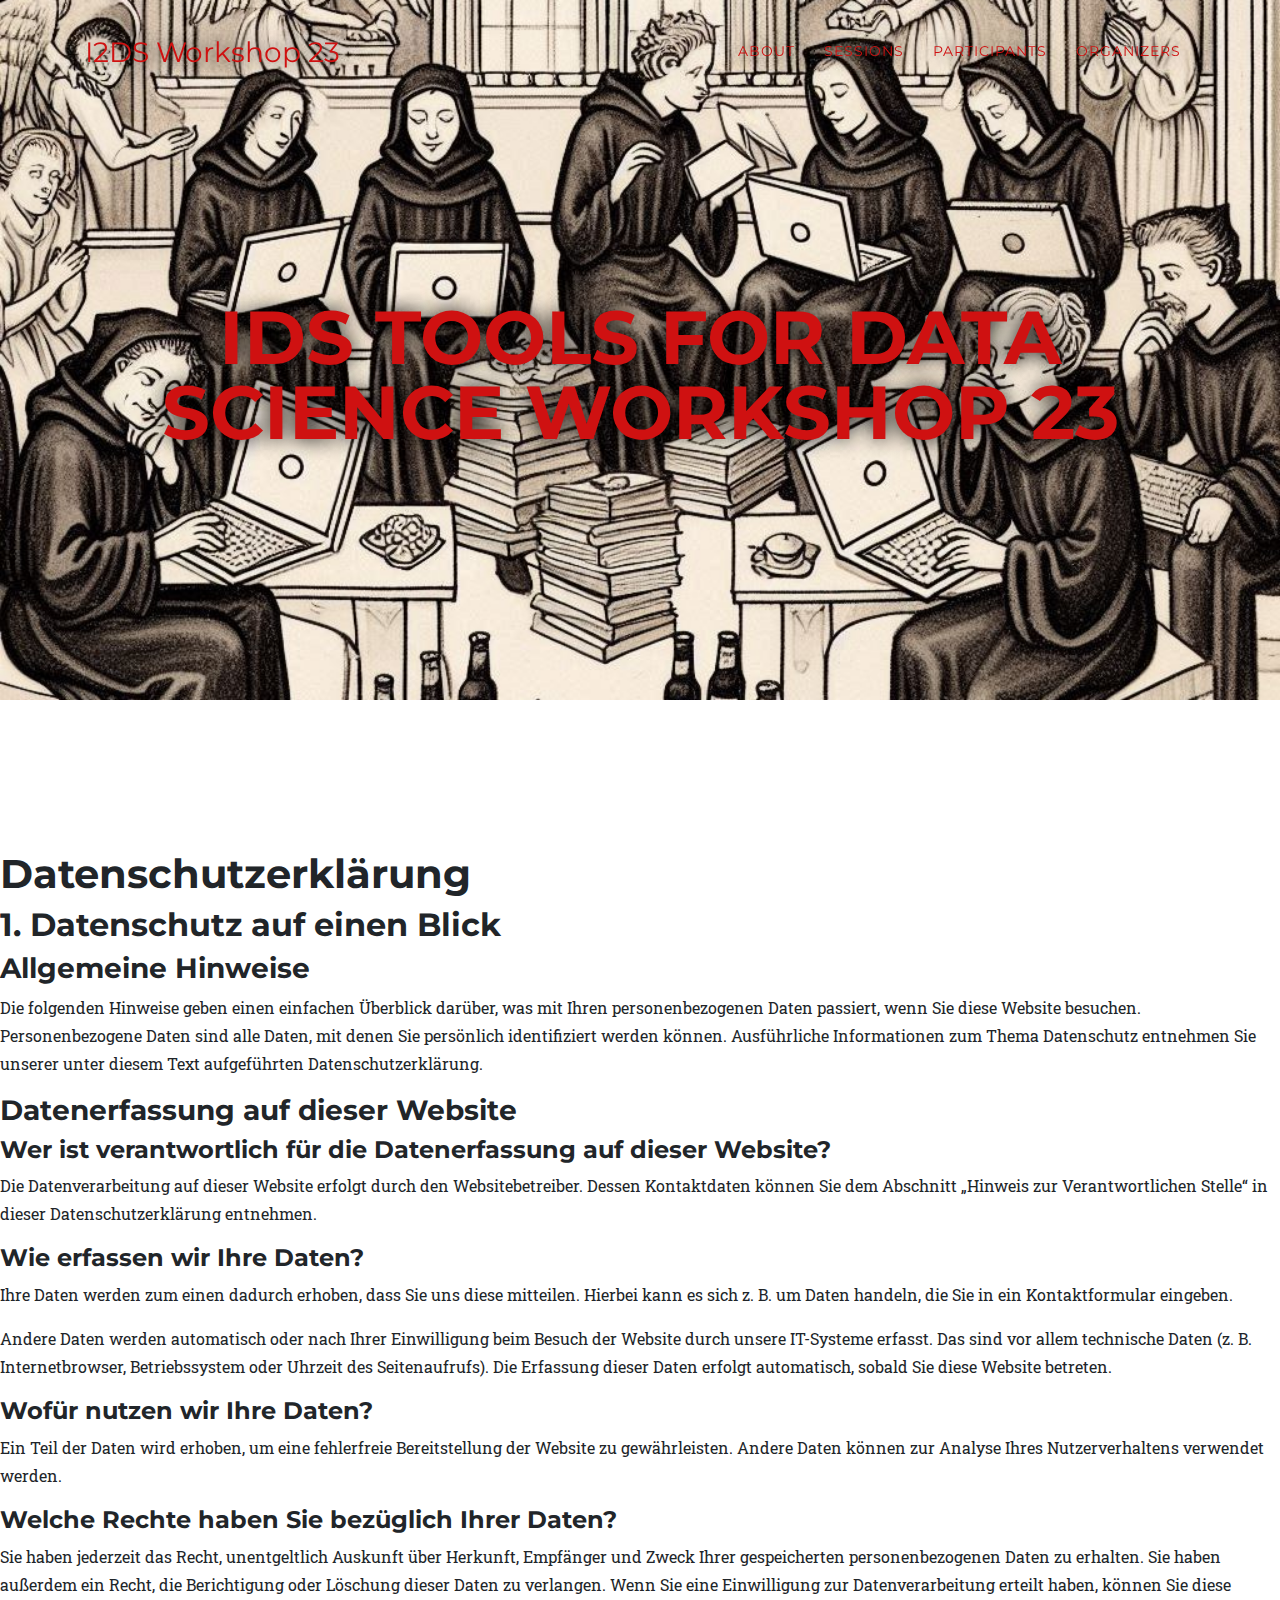
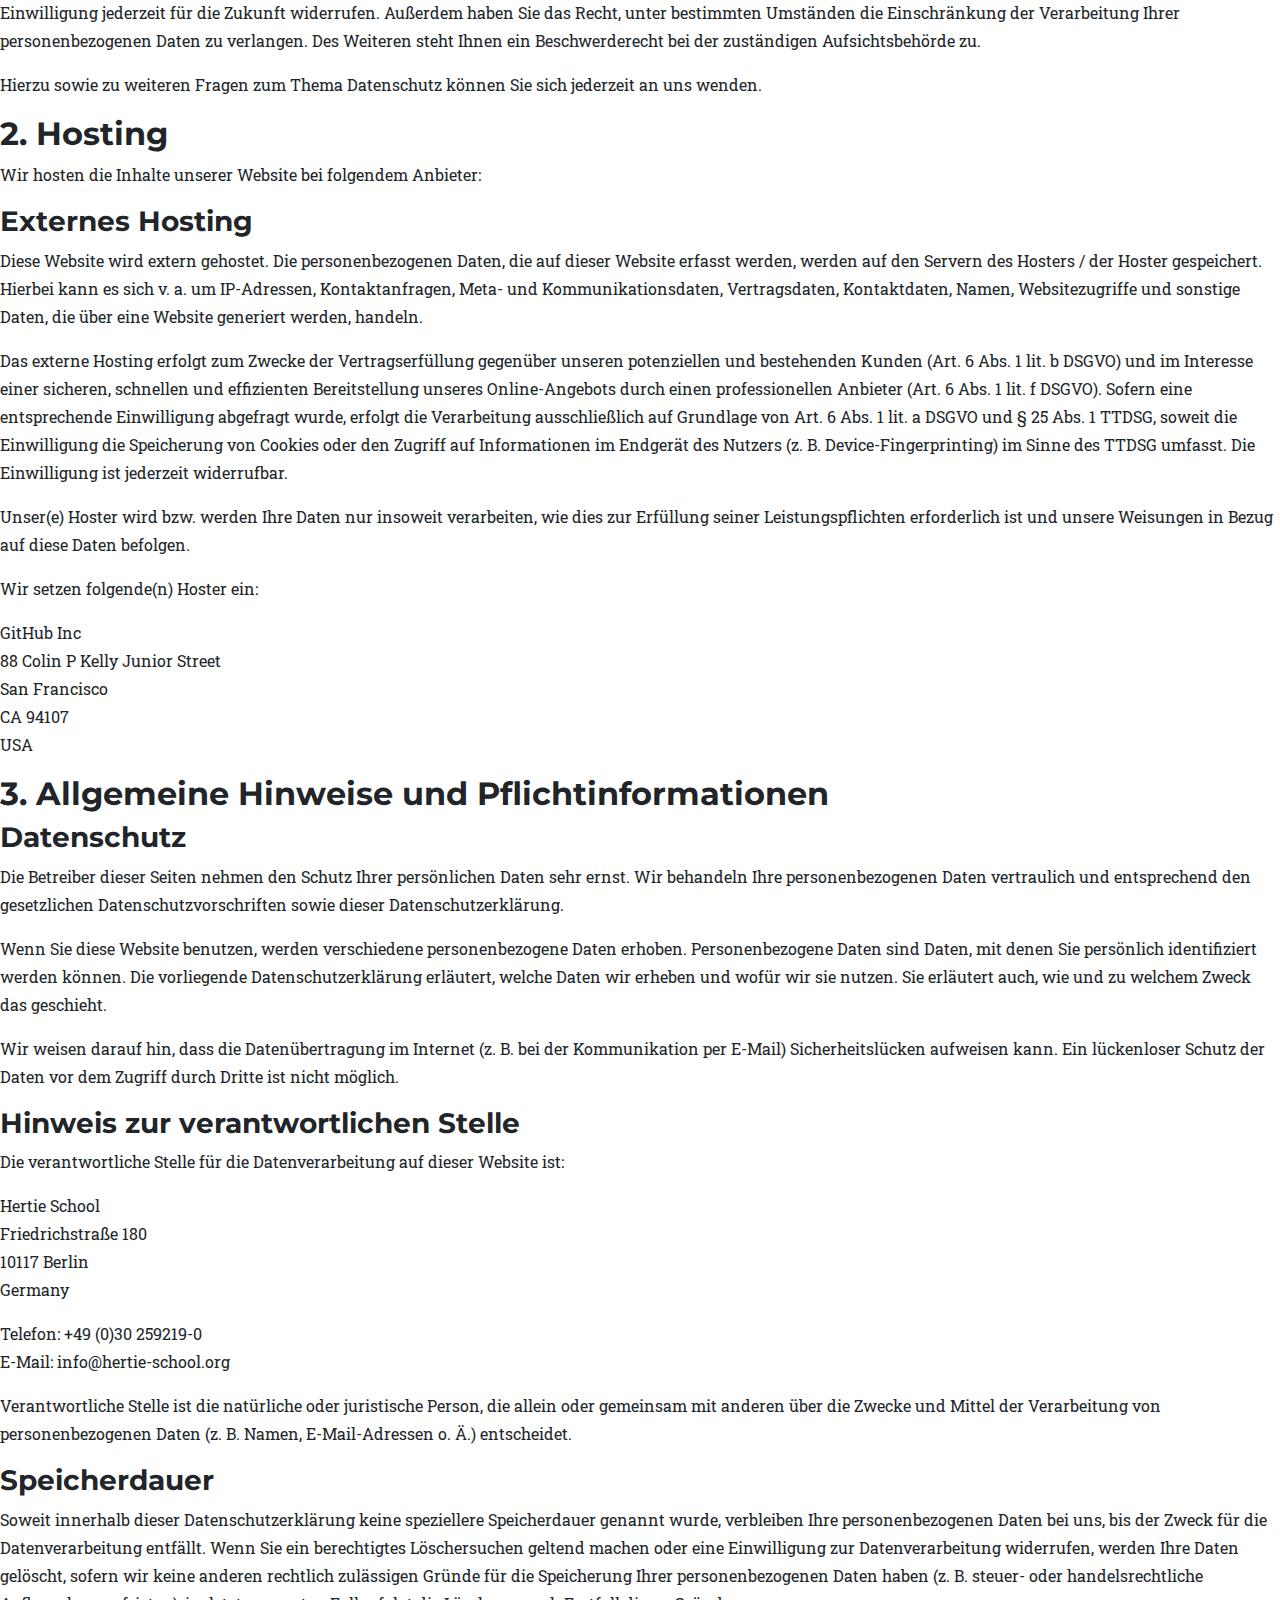
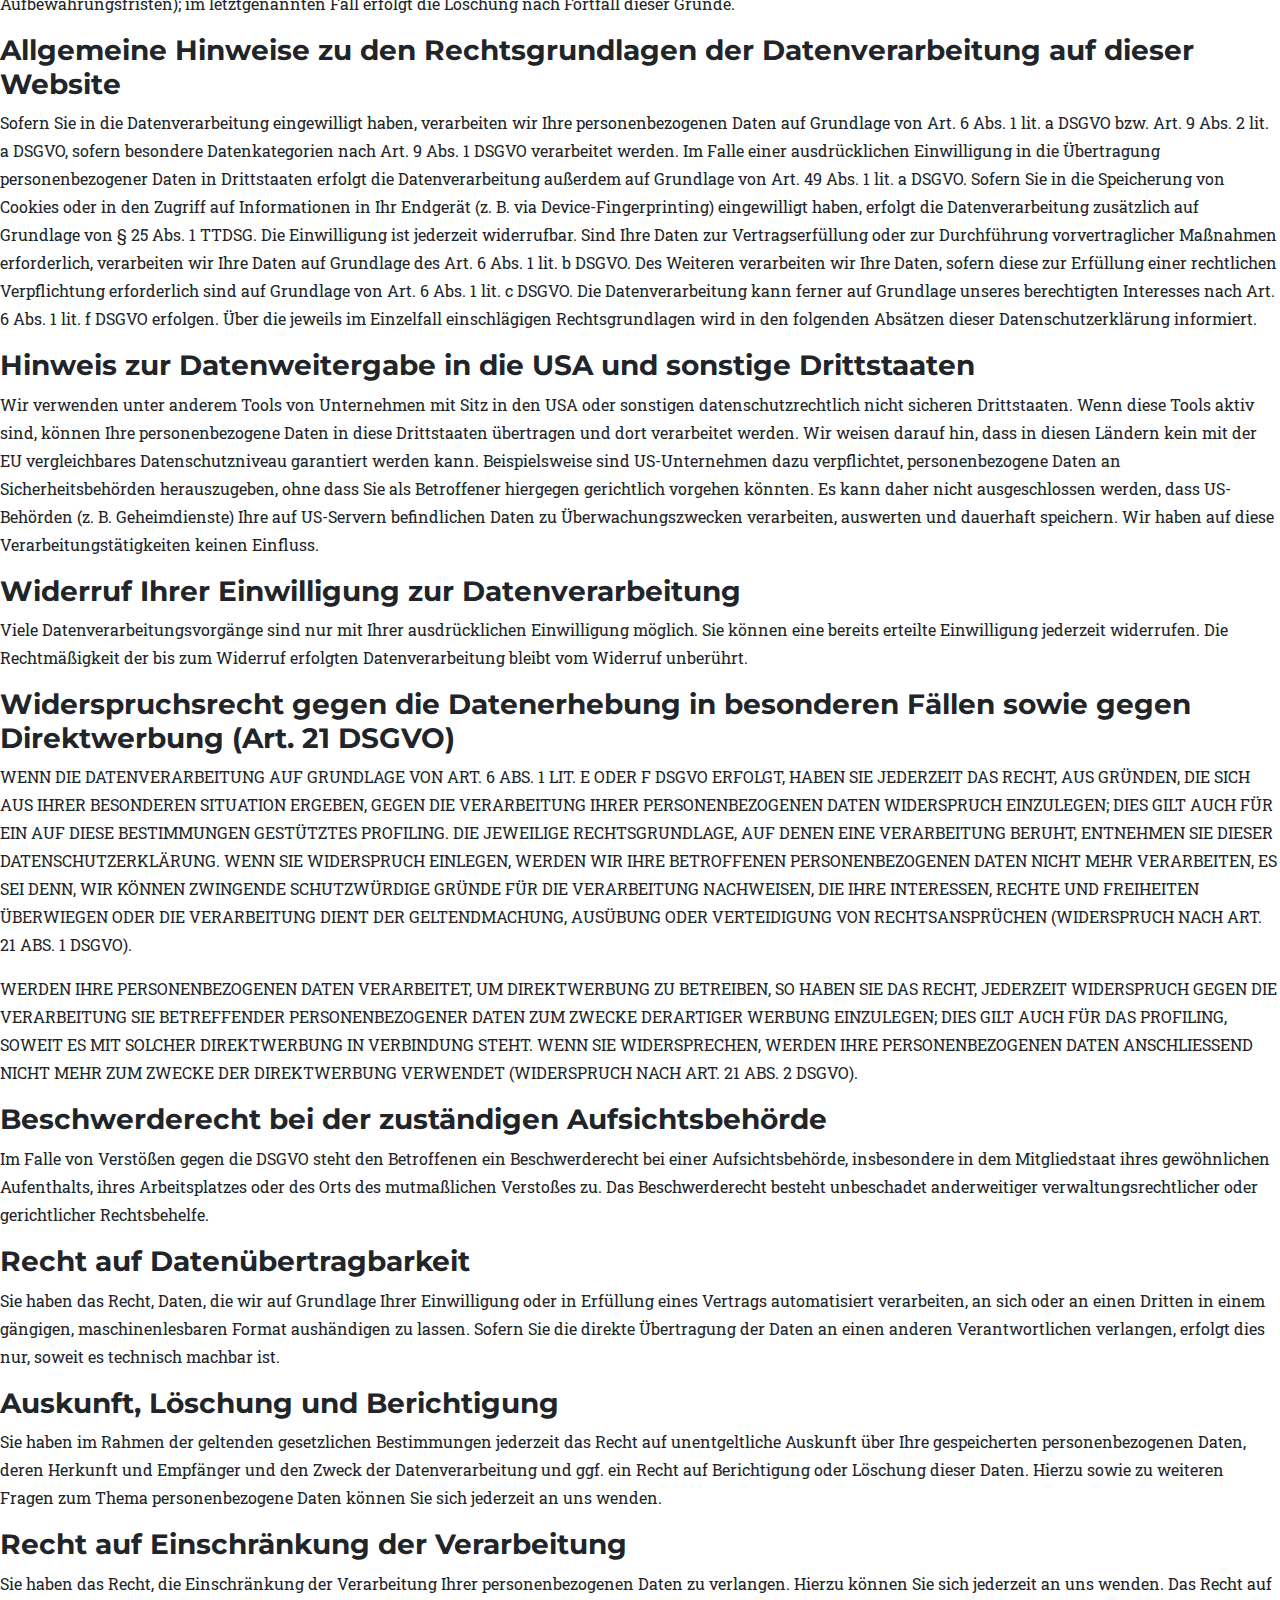
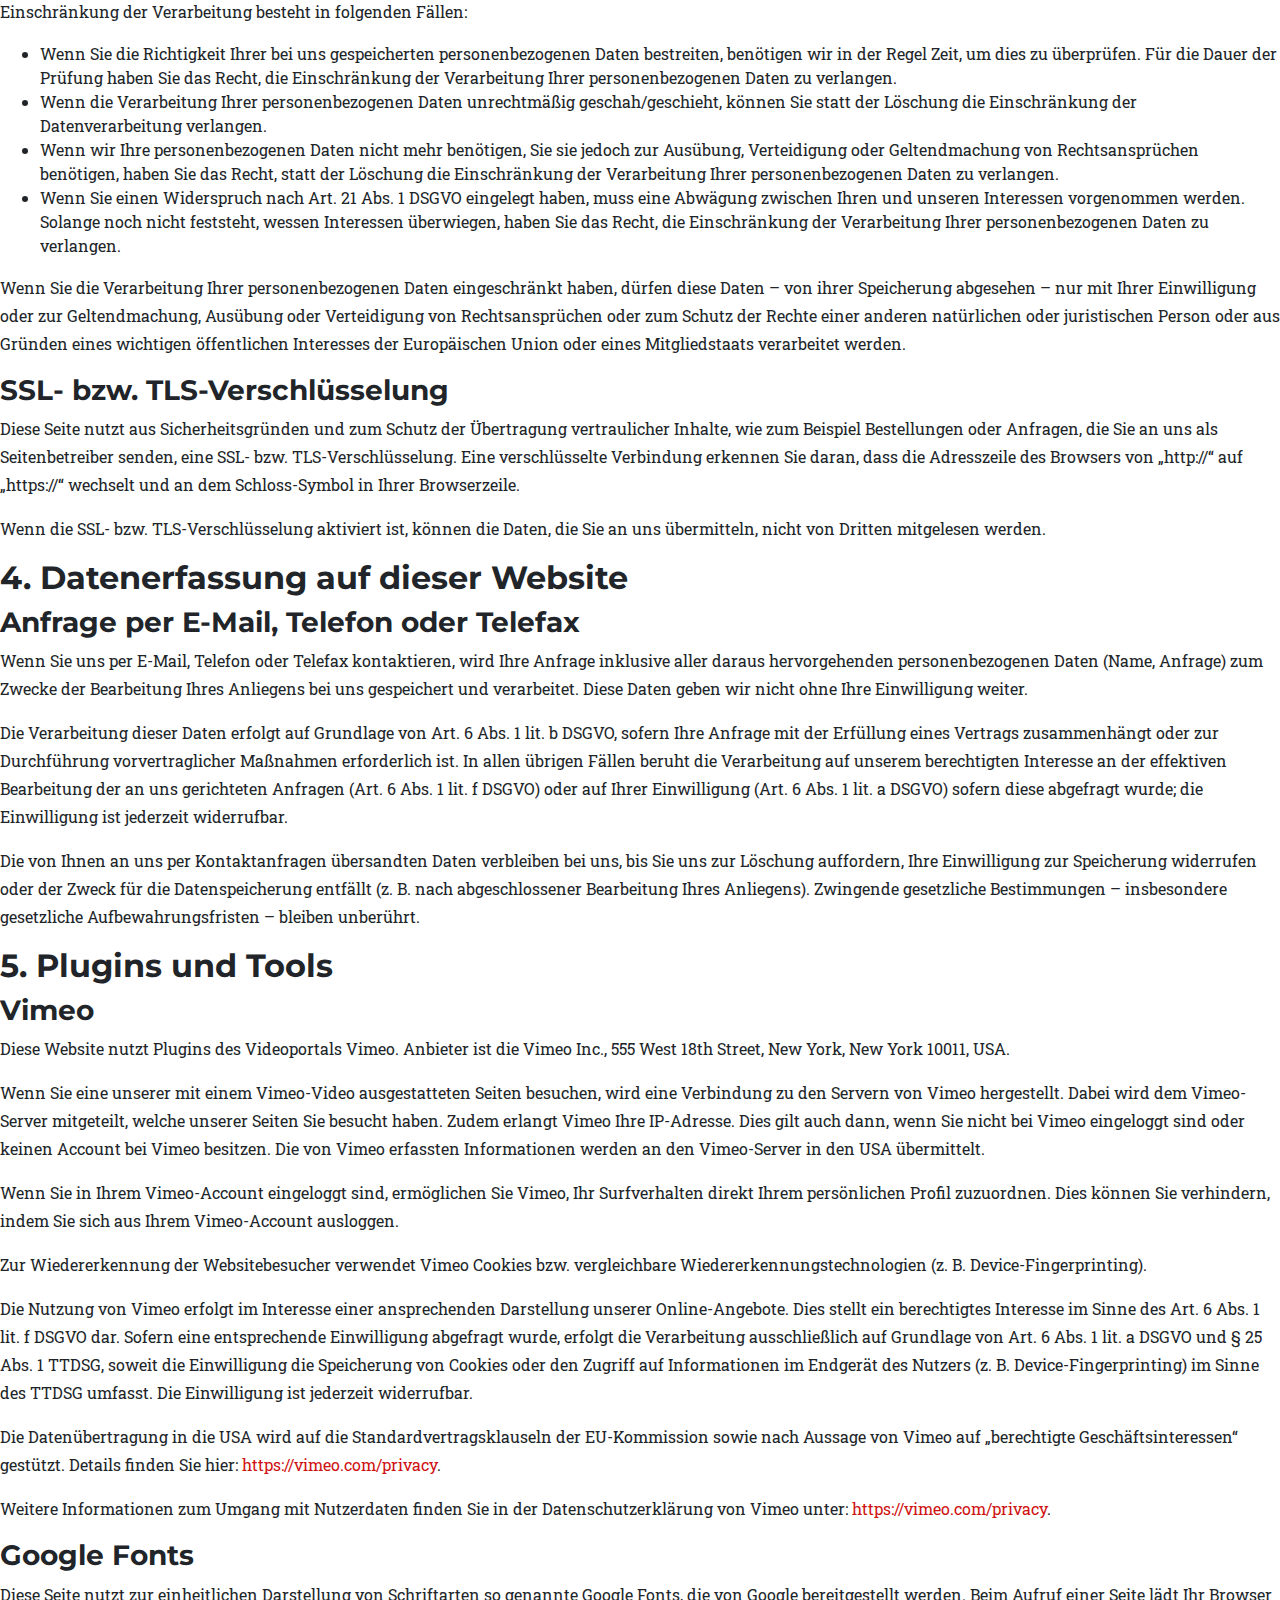
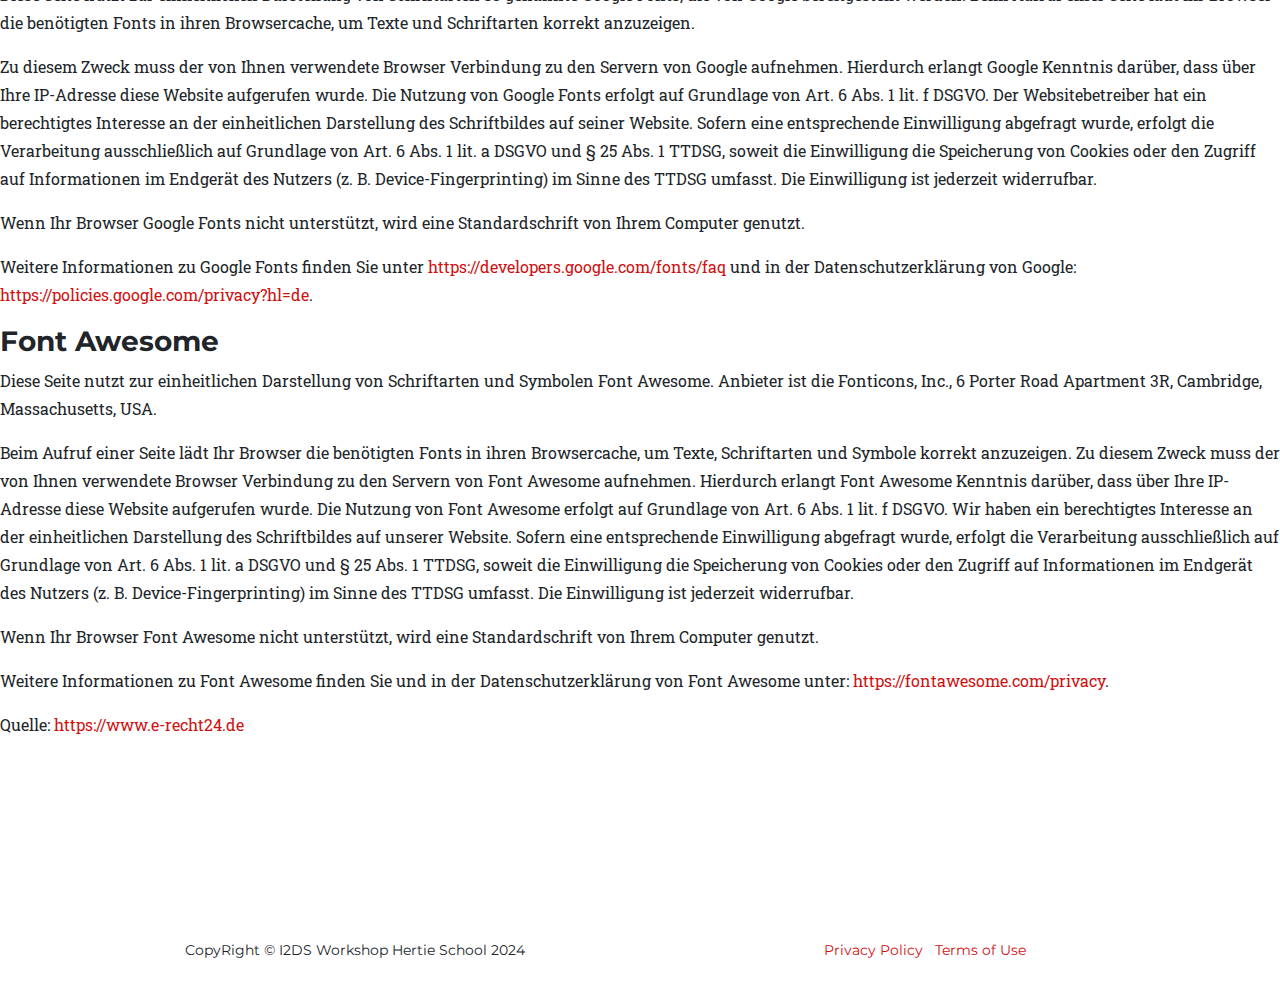
<file: privacy.html>
<!DOCTYPE html>
<html lang="en">

<head>

  <meta charset="utf-8">
  <meta name="viewport" content="width=device-width, initial-scale=1, shrink-to-fit=no">
  <meta name="description" content="">
  <meta name="author" content="">

  <title>I2DS Tools for Data Science Workshop 24</title>

  <!-- Bootstrap core CSS -->
  <link href="vendor/bootstrap/css/bootstrap.min.css" rel="stylesheet">

  <!-- Custom fonts for this template -->
  <link href="vendor/fontawesome-free/css/all.min.css" rel="stylesheet" type="text/css">
  <link href="https://fonts.googleapis.com/css?family=Montserrat:400,700" rel="stylesheet" type="text/css">
  <link href='https://fonts.googleapis.com/css?family=Kaushan+Script' rel='stylesheet' type='text/css'>
  <link href='https://fonts.googleapis.com/css?family=Droid+Serif:400,700,400italic,700italic' rel='stylesheet' type='text/css'>
  <link href='https://fonts.googleapis.com/css?family=Roboto+Slab:400,100,300,700' rel='stylesheet' type='text/css'>

  <!-- Custom styles for this template -->
  <link href="css/agency.css" rel="stylesheet">
  <!--  <link href="css/agency.min.css" rel="stylesheet">  -->

  <style type="text/css">
    .tg .tg-gges {
      background-color: #C5D9F1;
      text-align: left;
      vertical-align: bottom
    }

    .tg .tg-0lax {
      text-align: left;
      vertical-align: top
    }

    .tg .tg-7zrl {
      text-align: left;
      vertical-align: bottom
    }
  </style>

  <style type="text/css">
    .tg .tg-ycr8 {
      text-align: left;
      vertical-align: top
    }

    .tg .tg-raw7 {
      border-color: inherit;
      font-weight: bold;
      text-align: left;
      vertical-align: top
    }

    .tg .tg-zv36 {
      border-color: inherit;
      font-weight: bold;
      text-align: left;
      vertical-align: top
    }

    .tg .tg-uk4f {
      text-align: left;
      vertical-align: top
    }

    .tg .tg-6sgx {
      text-align: left;
      vertical-align: top
    }

    .tg .tg-vrym {
      background-color: #353a3f;
      border-color: inherit;
      color: #ffc702;
      font-weight: bold;
      text-align: center;
      vertical-align: middle
    }

    .tg .tg-y0hg {
      text-align: left;
      vertical-align: top
    }

  </style>
</head>

<body id="page-top">

  <!-- Navigation -->
  <nav class="navbar navbar-expand-lg navbar-dark fixed-top" id="mainNav">
    <div class="container">
      <a class="navbar-brand js-scroll-trigger" href="#page-top">I2DS Workshop 23</a>
      <button class="navbar-toggler navbar-toggler-right" type="button" data-toggle="collapse" data-target="#navbarResponsive" aria-controls="navbarResponsive" aria-expanded="false" aria-label="Toggle navigation">
        Menu
        <i class="fas fa-bars"></i>
      </button>
      <div class="collapse navbar-collapse" id="navbarResponsive">
        <ul class="navbar-nav text-uppercase ml-auto">
          <li class="nav-item">
            <a class="nav-link js-scroll-trigger" href="index.html#about">About</a>
          </li>
          <li class="nav-item">
            <a class="nav-link js-scroll-trigger" href="index.html#sessions">Sessions</a>
          </li>
          <li class="nav-item">
            <a class="nav-link js-scroll-trigger" href="index.html#participants">Participants</a>
          </li>
          <li class="nav-item">
            <a class="nav-link js-scroll-trigger" href="index.html#organizers">Organizers</a>
          </li>
        </ul>
      </div>
    </div>
  </nav>

  <!-- Privacy -->
  
  <!-- Header -->
  <header class="masthead">
    <div class="container">
      <div class="intro-text">
        <div class="intro-heading text-uppercase">IDS Tools for Data Science Workshop 23</div>
      </div>
    </div>
  </header>


<section>

<h1>Datenschutz&shy;erkl&auml;rung</h1>
<h2>1. Datenschutz auf einen Blick</h2>
<h3>Allgemeine Hinweise</h3> <p>Die folgenden Hinweise geben einen einfachen &Uuml;berblick dar&uuml;ber, was mit Ihren personenbezogenen Daten passiert, wenn Sie diese Website besuchen. Personenbezogene Daten sind alle Daten, mit denen Sie pers&ouml;nlich identifiziert werden k&ouml;nnen. Ausf&uuml;hrliche Informationen zum Thema Datenschutz entnehmen Sie unserer unter diesem Text aufgef&uuml;hrten Datenschutzerkl&auml;rung.</p>
<h3>Datenerfassung auf dieser Website</h3> <h4>Wer ist verantwortlich f&uuml;r die Datenerfassung auf dieser Website?</h4> <p>Die Datenverarbeitung auf dieser Website erfolgt durch den Websitebetreiber. Dessen Kontaktdaten k&ouml;nnen Sie dem Abschnitt &bdquo;Hinweis zur Verantwortlichen Stelle&ldquo; in dieser Datenschutzerkl&auml;rung entnehmen.</p> <h4>Wie erfassen wir Ihre Daten?</h4> <p>Ihre Daten werden zum einen dadurch erhoben, dass Sie uns diese mitteilen. Hierbei kann es sich z.&nbsp;B. um Daten handeln, die Sie in ein Kontaktformular eingeben.</p> <p>Andere Daten werden automatisch oder nach Ihrer Einwilligung beim Besuch der Website durch unsere IT-Systeme erfasst. Das sind vor allem technische Daten (z.&nbsp;B. Internetbrowser, Betriebssystem oder Uhrzeit des Seitenaufrufs). Die Erfassung dieser Daten erfolgt automatisch, sobald Sie diese Website betreten.</p> <h4>Wof&uuml;r nutzen wir Ihre Daten?</h4> <p>Ein Teil der Daten wird erhoben, um eine fehlerfreie Bereitstellung der Website zu gew&auml;hrleisten. Andere Daten k&ouml;nnen zur Analyse Ihres Nutzerverhaltens verwendet werden.</p> <h4>Welche Rechte haben Sie bez&uuml;glich Ihrer Daten?</h4> <p>Sie haben jederzeit das Recht, unentgeltlich Auskunft &uuml;ber Herkunft, Empf&auml;nger und Zweck Ihrer gespeicherten personenbezogenen Daten zu erhalten. Sie haben au&szlig;erdem ein Recht, die Berichtigung oder L&ouml;schung dieser Daten zu verlangen. Wenn Sie eine Einwilligung zur Datenverarbeitung erteilt haben, k&ouml;nnen Sie diese Einwilligung jederzeit f&uuml;r die Zukunft widerrufen. Au&szlig;erdem haben Sie das Recht, unter bestimmten Umst&auml;nden die Einschr&auml;nkung der Verarbeitung Ihrer personenbezogenen Daten zu verlangen. Des Weiteren steht Ihnen ein Beschwerderecht bei der zust&auml;ndigen Aufsichtsbeh&ouml;rde zu.</p> <p>Hierzu sowie zu weiteren Fragen zum Thema Datenschutz k&ouml;nnen Sie sich jederzeit an uns wenden.</p>
<h2>2. Hosting</h2>
<p>Wir hosten die Inhalte unserer Website bei folgendem Anbieter:</p>
<h3>Externes Hosting</h3> <p>Diese Website wird extern gehostet. Die personenbezogenen Daten, die auf dieser Website erfasst werden, werden auf den Servern des Hosters / der Hoster gespeichert. Hierbei kann es sich v.&nbsp;a. um IP-Adressen, Kontaktanfragen, Meta- und Kommunikationsdaten, Vertragsdaten, Kontaktdaten, Namen, Websitezugriffe und sonstige Daten, die &uuml;ber eine Website generiert werden, handeln.</p> <p>Das externe Hosting erfolgt zum Zwecke der Vertragserf&uuml;llung gegen&uuml;ber unseren potenziellen und bestehenden Kunden (Art. 6 Abs. 1 lit. b DSGVO) und im Interesse einer sicheren, schnellen und effizienten Bereitstellung unseres Online-Angebots durch einen professionellen Anbieter (Art. 6 Abs. 1 lit. f DSGVO). Sofern eine entsprechende Einwilligung abgefragt wurde, erfolgt die Verarbeitung ausschlie&szlig;lich auf Grundlage von Art. 6 Abs. 1 lit. a DSGVO und &sect; 25 Abs. 1 TTDSG, soweit die Einwilligung die Speicherung von Cookies oder den Zugriff auf Informationen im Endger&auml;t des Nutzers (z.&nbsp;B. Device-Fingerprinting) im Sinne des TTDSG umfasst. Die Einwilligung ist jederzeit widerrufbar.</p> <p>Unser(e) Hoster wird bzw. werden Ihre Daten nur insoweit verarbeiten, wie dies zur Erf&uuml;llung seiner Leistungspflichten erforderlich ist und unsere Weisungen in Bezug auf diese Daten befolgen.</p> <p>Wir setzen folgende(n) Hoster ein:</p>
<p>GitHub Inc<br />
88 Colin P Kelly Junior Street <br />
San Francisco<br />
CA 94107<br />
USA</p>
<h2>3. Allgemeine Hinweise und Pflicht&shy;informationen</h2>
<h3>Datenschutz</h3> <p>Die Betreiber dieser Seiten nehmen den Schutz Ihrer pers&ouml;nlichen Daten sehr ernst. Wir behandeln Ihre personenbezogenen Daten vertraulich und entsprechend den gesetzlichen Datenschutzvorschriften sowie dieser Datenschutzerkl&auml;rung.</p> <p>Wenn Sie diese Website benutzen, werden verschiedene personenbezogene Daten erhoben. Personenbezogene Daten sind Daten, mit denen Sie pers&ouml;nlich identifiziert werden k&ouml;nnen. Die vorliegende Datenschutzerkl&auml;rung erl&auml;utert, welche Daten wir erheben und wof&uuml;r wir sie nutzen. Sie erl&auml;utert auch, wie und zu welchem Zweck das geschieht.</p> <p>Wir weisen darauf hin, dass die Daten&uuml;bertragung im Internet (z.&nbsp;B. bei der Kommunikation per E-Mail) Sicherheitsl&uuml;cken aufweisen kann. Ein l&uuml;ckenloser Schutz der Daten vor dem Zugriff durch Dritte ist nicht m&ouml;glich.</p>
<h3>Hinweis zur verantwortlichen Stelle</h3> <p>Die verantwortliche Stelle f&uuml;r die Datenverarbeitung auf dieser Website ist:</p> <p>Hertie School<br />
Friedrichstra&szlig;e 180<br />
10117 Berlin<br />
Germany</p>

<p>Telefon: +49 (0)30 259219-0<br />
E-Mail: info@hertie-school.org</p>
 <p>Verantwortliche Stelle ist die nat&uuml;rliche oder juristische Person, die allein oder gemeinsam mit anderen &uuml;ber die Zwecke und Mittel der Verarbeitung von personenbezogenen Daten (z.&nbsp;B. Namen, E-Mail-Adressen o. &Auml;.) entscheidet.</p>

<h3>Speicherdauer</h3> <p>Soweit innerhalb dieser Datenschutzerkl&auml;rung keine speziellere Speicherdauer genannt wurde, verbleiben Ihre personenbezogenen Daten bei uns, bis der Zweck f&uuml;r die Datenverarbeitung entf&auml;llt. Wenn Sie ein berechtigtes L&ouml;schersuchen geltend machen oder eine Einwilligung zur Datenverarbeitung widerrufen, werden Ihre Daten gel&ouml;scht, sofern wir keine anderen rechtlich zul&auml;ssigen Gr&uuml;nde f&uuml;r die Speicherung Ihrer personenbezogenen Daten haben (z.&nbsp;B. steuer- oder handelsrechtliche Aufbewahrungsfristen); im letztgenannten Fall erfolgt die L&ouml;schung nach Fortfall dieser Gr&uuml;nde.</p>
<h3>Allgemeine Hinweise zu den Rechtsgrundlagen der Datenverarbeitung auf dieser Website</h3> <p>Sofern Sie in die Datenverarbeitung eingewilligt haben, verarbeiten wir Ihre personenbezogenen Daten auf Grundlage von Art. 6 Abs. 1 lit. a DSGVO bzw. Art. 9 Abs. 2 lit. a DSGVO, sofern besondere Datenkategorien nach Art. 9 Abs. 1 DSGVO verarbeitet werden. Im Falle einer ausdr&uuml;cklichen Einwilligung in die &Uuml;bertragung personenbezogener Daten in Drittstaaten erfolgt die Datenverarbeitung au&szlig;erdem auf Grundlage von Art. 49 Abs. 1 lit. a DSGVO. Sofern Sie in die Speicherung von Cookies oder in den Zugriff auf Informationen in Ihr Endger&auml;t (z.&nbsp;B. via Device-Fingerprinting) eingewilligt haben, erfolgt die Datenverarbeitung zus&auml;tzlich auf Grundlage von &sect; 25 Abs. 1 TTDSG. Die Einwilligung ist jederzeit widerrufbar. Sind Ihre Daten zur Vertragserf&uuml;llung oder zur Durchf&uuml;hrung vorvertraglicher Ma&szlig;nahmen erforderlich, verarbeiten wir Ihre Daten auf Grundlage des Art. 6 Abs. 1 lit. b DSGVO. Des Weiteren verarbeiten wir Ihre Daten, sofern diese zur Erf&uuml;llung einer rechtlichen Verpflichtung erforderlich sind auf Grundlage von Art. 6 Abs. 1 lit. c DSGVO. Die Datenverarbeitung kann ferner auf Grundlage unseres berechtigten Interesses nach Art. 6 Abs. 1 lit. f DSGVO erfolgen. &Uuml;ber die jeweils im Einzelfall einschl&auml;gigen Rechtsgrundlagen wird in den folgenden Abs&auml;tzen dieser Datenschutzerkl&auml;rung informiert.</p>
<h3>Hinweis zur Datenweitergabe in die USA und sonstige Drittstaaten</h3> <p>Wir verwenden unter anderem Tools von Unternehmen mit Sitz in den USA oder sonstigen datenschutzrechtlich nicht sicheren Drittstaaten. Wenn diese Tools aktiv sind, k&ouml;nnen Ihre personenbezogene Daten in diese Drittstaaten &uuml;bertragen und dort verarbeitet werden. Wir weisen darauf hin, dass in diesen L&auml;ndern kein mit der EU vergleichbares Datenschutzniveau garantiert werden kann. Beispielsweise sind US-Unternehmen dazu verpflichtet, personenbezogene Daten an Sicherheitsbeh&ouml;rden herauszugeben, ohne dass Sie als Betroffener hiergegen gerichtlich vorgehen k&ouml;nnten. Es kann daher nicht ausgeschlossen werden, dass US-Beh&ouml;rden (z.&nbsp;B. Geheimdienste) Ihre auf US-Servern befindlichen Daten zu &Uuml;berwachungszwecken verarbeiten, auswerten und dauerhaft speichern. Wir haben auf diese Verarbeitungst&auml;tigkeiten keinen Einfluss.</p><h3>Widerruf Ihrer Einwilligung zur Datenverarbeitung</h3> <p>Viele Datenverarbeitungsvorg&auml;nge sind nur mit Ihrer ausdr&uuml;cklichen Einwilligung m&ouml;glich. Sie k&ouml;nnen eine bereits erteilte Einwilligung jederzeit widerrufen. Die Rechtm&auml;&szlig;igkeit der bis zum Widerruf erfolgten Datenverarbeitung bleibt vom Widerruf unber&uuml;hrt.</p>
<h3>Widerspruchsrecht gegen die Datenerhebung in besonderen F&auml;llen sowie gegen Direktwerbung (Art. 21 DSGVO)</h3> <p>WENN DIE DATENVERARBEITUNG AUF GRUNDLAGE VON ART. 6 ABS. 1 LIT. E ODER F DSGVO ERFOLGT, HABEN SIE JEDERZEIT DAS RECHT, AUS GR&Uuml;NDEN, DIE SICH AUS IHRER BESONDEREN SITUATION ERGEBEN, GEGEN DIE VERARBEITUNG IHRER PERSONENBEZOGENEN DATEN WIDERSPRUCH EINZULEGEN; DIES GILT AUCH F&Uuml;R EIN AUF DIESE BESTIMMUNGEN GEST&Uuml;TZTES PROFILING. DIE JEWEILIGE RECHTSGRUNDLAGE, AUF DENEN EINE VERARBEITUNG BERUHT, ENTNEHMEN SIE DIESER DATENSCHUTZERKL&Auml;RUNG. WENN SIE WIDERSPRUCH EINLEGEN, WERDEN WIR IHRE BETROFFENEN PERSONENBEZOGENEN DATEN NICHT MEHR VERARBEITEN, ES SEI DENN, WIR K&Ouml;NNEN ZWINGENDE SCHUTZW&Uuml;RDIGE GR&Uuml;NDE F&Uuml;R DIE VERARBEITUNG NACHWEISEN, DIE IHRE INTERESSEN, RECHTE UND FREIHEITEN &Uuml;BERWIEGEN ODER DIE VERARBEITUNG DIENT DER GELTENDMACHUNG, AUS&Uuml;BUNG ODER VERTEIDIGUNG VON RECHTSANSPR&Uuml;CHEN (WIDERSPRUCH NACH ART. 21 ABS. 1 DSGVO).</p> <p>WERDEN IHRE PERSONENBEZOGENEN DATEN VERARBEITET, UM DIREKTWERBUNG ZU BETREIBEN, SO HABEN SIE DAS RECHT, JEDERZEIT WIDERSPRUCH GEGEN DIE VERARBEITUNG SIE BETREFFENDER PERSONENBEZOGENER DATEN ZUM ZWECKE DERARTIGER WERBUNG EINZULEGEN; DIES GILT AUCH F&Uuml;R DAS PROFILING, SOWEIT ES MIT SOLCHER DIREKTWERBUNG IN VERBINDUNG STEHT. WENN SIE WIDERSPRECHEN, WERDEN IHRE PERSONENBEZOGENEN DATEN ANSCHLIESSEND NICHT MEHR ZUM ZWECKE DER DIREKTWERBUNG VERWENDET (WIDERSPRUCH NACH ART. 21 ABS. 2 DSGVO).</p>
<h3>Beschwerde&shy;recht bei der zust&auml;ndigen Aufsichts&shy;beh&ouml;rde</h3> <p>Im Falle von Verst&ouml;&szlig;en gegen die DSGVO steht den Betroffenen ein Beschwerderecht bei einer Aufsichtsbeh&ouml;rde, insbesondere in dem Mitgliedstaat ihres gew&ouml;hnlichen Aufenthalts, ihres Arbeitsplatzes oder des Orts des mutma&szlig;lichen Versto&szlig;es zu. Das Beschwerderecht besteht unbeschadet anderweitiger verwaltungsrechtlicher oder gerichtlicher Rechtsbehelfe.</p>
<h3>Recht auf Daten&shy;&uuml;bertrag&shy;barkeit</h3> <p>Sie haben das Recht, Daten, die wir auf Grundlage Ihrer Einwilligung oder in Erf&uuml;llung eines Vertrags automatisiert verarbeiten, an sich oder an einen Dritten in einem g&auml;ngigen, maschinenlesbaren Format aush&auml;ndigen zu lassen. Sofern Sie die direkte &Uuml;bertragung der Daten an einen anderen Verantwortlichen verlangen, erfolgt dies nur, soweit es technisch machbar ist.</p>
<h3>Auskunft, L&ouml;schung und Berichtigung</h3> <p>Sie haben im Rahmen der geltenden gesetzlichen Bestimmungen jederzeit das Recht auf unentgeltliche Auskunft &uuml;ber Ihre gespeicherten personenbezogenen Daten, deren Herkunft und Empf&auml;nger und den Zweck der Datenverarbeitung und ggf. ein Recht auf Berichtigung oder L&ouml;schung dieser Daten. Hierzu sowie zu weiteren Fragen zum Thema personenbezogene Daten k&ouml;nnen Sie sich jederzeit an uns wenden.</p>
<h3>Recht auf Einschr&auml;nkung der Verarbeitung</h3> <p>Sie haben das Recht, die Einschr&auml;nkung der Verarbeitung Ihrer personenbezogenen Daten zu verlangen. Hierzu k&ouml;nnen Sie sich jederzeit an uns wenden. Das Recht auf Einschr&auml;nkung der Verarbeitung besteht in folgenden F&auml;llen:</p> <ul> <li>Wenn Sie die Richtigkeit Ihrer bei uns gespeicherten personenbezogenen Daten bestreiten, ben&ouml;tigen wir in der Regel Zeit, um dies zu &uuml;berpr&uuml;fen. F&uuml;r die Dauer der Pr&uuml;fung haben Sie das Recht, die Einschr&auml;nkung der Verarbeitung Ihrer personenbezogenen Daten zu verlangen.</li> <li>Wenn die Verarbeitung Ihrer personenbezogenen Daten unrechtm&auml;&szlig;ig geschah/geschieht, k&ouml;nnen Sie statt der L&ouml;schung die Einschr&auml;nkung der Datenverarbeitung verlangen.</li> <li>Wenn wir Ihre personenbezogenen Daten nicht mehr ben&ouml;tigen, Sie sie jedoch zur Aus&uuml;bung, Verteidigung oder Geltendmachung von Rechtsanspr&uuml;chen ben&ouml;tigen, haben Sie das Recht, statt der L&ouml;schung die Einschr&auml;nkung der Verarbeitung Ihrer personenbezogenen Daten zu verlangen.</li> <li>Wenn Sie einen Widerspruch nach Art. 21 Abs. 1 DSGVO eingelegt haben, muss eine Abw&auml;gung zwischen Ihren und unseren Interessen vorgenommen werden. Solange noch nicht feststeht, wessen Interessen &uuml;berwiegen, haben Sie das Recht, die Einschr&auml;nkung der Verarbeitung Ihrer personenbezogenen Daten zu verlangen.</li> </ul> <p>Wenn Sie die Verarbeitung Ihrer personenbezogenen Daten eingeschr&auml;nkt haben, d&uuml;rfen diese Daten &ndash; von ihrer Speicherung abgesehen &ndash; nur mit Ihrer Einwilligung oder zur Geltendmachung, Aus&uuml;bung oder Verteidigung von Rechtsanspr&uuml;chen oder zum Schutz der Rechte einer anderen nat&uuml;rlichen oder juristischen Person oder aus Gr&uuml;nden eines wichtigen &ouml;ffentlichen Interesses der Europ&auml;ischen Union oder eines Mitgliedstaats verarbeitet werden.</p>
<h3>SSL- bzw. TLS-Verschl&uuml;sselung</h3> <p>Diese Seite nutzt aus Sicherheitsgr&uuml;nden und zum Schutz der &Uuml;bertragung vertraulicher Inhalte, wie zum Beispiel Bestellungen oder Anfragen, die Sie an uns als Seitenbetreiber senden, eine SSL- bzw. TLS-Verschl&uuml;sselung. Eine verschl&uuml;sselte Verbindung erkennen Sie daran, dass die Adresszeile des Browsers von &bdquo;http://&ldquo; auf &bdquo;https://&ldquo; wechselt und an dem Schloss-Symbol in Ihrer Browserzeile.</p> <p>Wenn die SSL- bzw. TLS-Verschl&uuml;sselung aktiviert ist, k&ouml;nnen die Daten, die Sie an uns &uuml;bermitteln, nicht von Dritten mitgelesen werden.</p>
<h2>4. Datenerfassung auf dieser Website</h2>
<h3>Anfrage per E-Mail, Telefon oder Telefax</h3> <p>Wenn Sie uns per E-Mail, Telefon oder Telefax kontaktieren, wird Ihre Anfrage inklusive aller daraus hervorgehenden personenbezogenen Daten (Name, Anfrage) zum Zwecke der Bearbeitung Ihres Anliegens bei uns gespeichert und verarbeitet. Diese Daten geben wir nicht ohne Ihre Einwilligung weiter.</p> <p>Die Verarbeitung dieser Daten erfolgt auf Grundlage von Art. 6 Abs. 1 lit. b DSGVO, sofern Ihre Anfrage mit der Erf&uuml;llung eines Vertrags zusammenh&auml;ngt oder zur Durchf&uuml;hrung vorvertraglicher Ma&szlig;nahmen erforderlich ist. In allen &uuml;brigen F&auml;llen beruht die Verarbeitung auf unserem berechtigten Interesse an der effektiven Bearbeitung der an uns gerichteten Anfragen (Art. 6 Abs. 1 lit. f DSGVO) oder auf Ihrer Einwilligung (Art. 6 Abs. 1 lit. a DSGVO) sofern diese abgefragt wurde; die Einwilligung ist jederzeit widerrufbar.</p> <p>Die von Ihnen an uns per Kontaktanfragen &uuml;bersandten Daten verbleiben bei uns, bis Sie uns zur L&ouml;schung auffordern, Ihre Einwilligung zur Speicherung widerrufen oder der Zweck f&uuml;r die Datenspeicherung entf&auml;llt (z.&nbsp;B. nach abgeschlossener Bearbeitung Ihres Anliegens). Zwingende gesetzliche Bestimmungen &ndash; insbesondere gesetzliche Aufbewahrungsfristen &ndash; bleiben unber&uuml;hrt.</p>
<h2>5. Plugins und Tools</h2>
<h3>Vimeo</h3> <p>Diese Website nutzt Plugins des Videoportals Vimeo. Anbieter ist die Vimeo Inc., 555 West 18th Street, New York, New York 10011, USA.</p> <p>Wenn Sie eine unserer mit einem Vimeo-Video ausgestatteten Seiten besuchen, wird eine Verbindung zu den Servern von Vimeo hergestellt. Dabei wird dem Vimeo-Server mitgeteilt, welche unserer Seiten Sie besucht haben. Zudem erlangt Vimeo Ihre IP-Adresse. Dies gilt auch dann, wenn Sie nicht bei Vimeo eingeloggt sind oder keinen Account bei Vimeo besitzen. Die von Vimeo erfassten Informationen werden an den Vimeo-Server in den USA &uuml;bermittelt.</p> <p>Wenn Sie in Ihrem Vimeo-Account eingeloggt sind, erm&ouml;glichen Sie Vimeo, Ihr Surfverhalten direkt Ihrem pers&ouml;nlichen Profil zuzuordnen. Dies k&ouml;nnen Sie verhindern, indem Sie sich aus Ihrem Vimeo-Account ausloggen.</p> <p>Zur Wiedererkennung der Websitebesucher verwendet Vimeo Cookies bzw. vergleichbare Wiedererkennungstechnologien (z.&nbsp;B. Device-Fingerprinting).</p> <p>Die Nutzung von Vimeo erfolgt im Interesse einer ansprechenden Darstellung unserer Online-Angebote. Dies stellt ein berechtigtes Interesse im Sinne des Art. 6 Abs. 1 lit. f DSGVO dar. Sofern eine entsprechende Einwilligung abgefragt wurde, erfolgt die Verarbeitung ausschlie&szlig;lich auf Grundlage von Art. 6 Abs. 1 lit. a DSGVO und &sect; 25 Abs. 1 TTDSG, soweit die Einwilligung die Speicherung von Cookies oder den Zugriff auf Informationen im Endger&auml;t des Nutzers (z.&nbsp;B. Device-Fingerprinting) im Sinne des TTDSG umfasst. Die Einwilligung ist jederzeit widerrufbar.</p> <p>Die Daten&uuml;bertragung in die USA wird auf die Standardvertragsklauseln der EU-Kommission sowie nach Aussage von Vimeo auf &bdquo;berechtigte Gesch&auml;ftsinteressen&ldquo; gest&uuml;tzt. Details finden Sie hier: <a href="https://vimeo.com/privacy" target="_blank" rel="noopener noreferrer">https://vimeo.com/privacy</a>.</p> <p>Weitere Informationen zum Umgang mit Nutzerdaten finden Sie in der Datenschutzerkl&auml;rung von Vimeo unter: <a href="https://vimeo.com/privacy" target="_blank" rel="noopener noreferrer">https://vimeo.com/privacy</a>.</p>
<h3>Google Fonts</h3> <p>Diese Seite nutzt zur einheitlichen Darstellung von Schriftarten so genannte Google Fonts, die von Google bereitgestellt werden. Beim Aufruf einer Seite l&auml;dt Ihr Browser die ben&ouml;tigten Fonts in ihren Browsercache, um Texte und Schriftarten korrekt anzuzeigen.</p> <p>Zu diesem Zweck muss der von Ihnen verwendete Browser Verbindung zu den Servern von Google aufnehmen. Hierdurch erlangt Google Kenntnis dar&uuml;ber, dass &uuml;ber Ihre IP-Adresse diese Website aufgerufen wurde. Die Nutzung von Google Fonts erfolgt auf Grundlage von Art. 6 Abs. 1 lit. f DSGVO. Der Websitebetreiber hat ein berechtigtes Interesse an der einheitlichen Darstellung des Schriftbildes auf seiner Website. Sofern eine entsprechende Einwilligung abgefragt wurde, erfolgt die Verarbeitung ausschlie&szlig;lich auf Grundlage von Art. 6 Abs. 1 lit. a DSGVO und &sect; 25 Abs. 1 TTDSG, soweit die Einwilligung die Speicherung von Cookies oder den Zugriff auf Informationen im Endger&auml;t des Nutzers (z.&nbsp;B. Device-Fingerprinting) im Sinne des TTDSG umfasst. Die Einwilligung ist jederzeit widerrufbar.</p> <p>Wenn Ihr Browser Google Fonts nicht unterst&uuml;tzt, wird eine Standardschrift von Ihrem Computer genutzt.</p> <p>Weitere Informationen zu Google Fonts finden Sie unter <a href="https://developers.google.com/fonts/faq" target="_blank" rel="noopener noreferrer">https://developers.google.com/fonts/faq</a> und in der Datenschutzerkl&auml;rung von Google: <a href="https://policies.google.com/privacy?hl=de" target="_blank" rel="noopener noreferrer">https://policies.google.com/privacy?hl=de</a>.</p>
<h3>Font Awesome</h3> <p>Diese Seite nutzt zur einheitlichen Darstellung von Schriftarten und Symbolen Font Awesome. Anbieter ist die Fonticons, Inc., 6 Porter Road Apartment 3R, Cambridge, Massachusetts, USA.</p> <p>Beim Aufruf einer Seite l&auml;dt Ihr Browser die ben&ouml;tigten Fonts in ihren Browsercache, um Texte, Schriftarten und Symbole korrekt anzuzeigen. Zu diesem Zweck muss der von Ihnen verwendete Browser Verbindung zu den Servern von Font Awesome aufnehmen. Hierdurch erlangt Font Awesome Kenntnis dar&uuml;ber, dass &uuml;ber Ihre IP-Adresse diese Website aufgerufen wurde. Die Nutzung von Font Awesome erfolgt auf Grundlage von Art. 6 Abs. 1 lit. f DSGVO. Wir haben ein berechtigtes Interesse an der einheitlichen Darstellung des Schriftbildes auf unserer Website. Sofern eine entsprechende Einwilligung abgefragt wurde, erfolgt die Verarbeitung ausschlie&szlig;lich auf Grundlage von Art. 6 Abs. 1 lit. a DSGVO und &sect; 25 Abs. 1 TTDSG, soweit die Einwilligung die Speicherung von Cookies oder den Zugriff auf Informationen im Endger&auml;t des Nutzers (z.&nbsp;B. Device-Fingerprinting) im Sinne des TTDSG umfasst. Die Einwilligung ist jederzeit widerrufbar.</p> <p>Wenn Ihr Browser Font Awesome nicht unterst&uuml;tzt, wird eine Standardschrift von Ihrem Computer genutzt.</p> <p>Weitere Informationen zu Font Awesome finden Sie&nbsp;und in der Datenschutzerkl&auml;rung von Font Awesome unter: <a href="https://fontawesome.com/privacy" target="_blank" rel="noopener noreferrer">https://fontawesome.com/privacy</a>.</p>
<p>Quelle: <a href="https://www.e-recht24.de">https://www.e-recht24.de</a></p>

</section>

  <!-- Footer -->
  <footer class="footer">
    <div class="container">
      <div class="row">
        <div class="col-md-6">
          <span class="copyright">CopyRight &copy; I2DS Workshop Hertie School 2024</span>
        </div>
        <div class="col-md-6">
          <ul class="list-inline quicklinks">
            <li class="list-inline-item">
              <a href="#">Privacy Policy</a>
            </li>
            <li class="list-inline-item">
              <a href="#">Terms of Use</a>
            </li>
          </ul>
        </div>
      </div>
    </div>
  </footer>

  <!-- Bootstrap core JavaScript -->
  <script src="vendor/jquery/jquery.min.js"></script>
  <script src="vendor/bootstrap/js/bootstrap.bundle.min.js"></script>

  <!-- Plugin JavaScript -->
  <script src="vendor/jquery-easing/jquery.easing.min.js"></script>

  <!-- Contact form JavaScript -->
  <script src="js/jqBootstrapValidation.js"></script>
  <script src="js/contact_me.js"></script>

  <!-- Custom scripts for this template -->
  <script src="js/agency.min.js"></script>

</body>

</html>
</file>
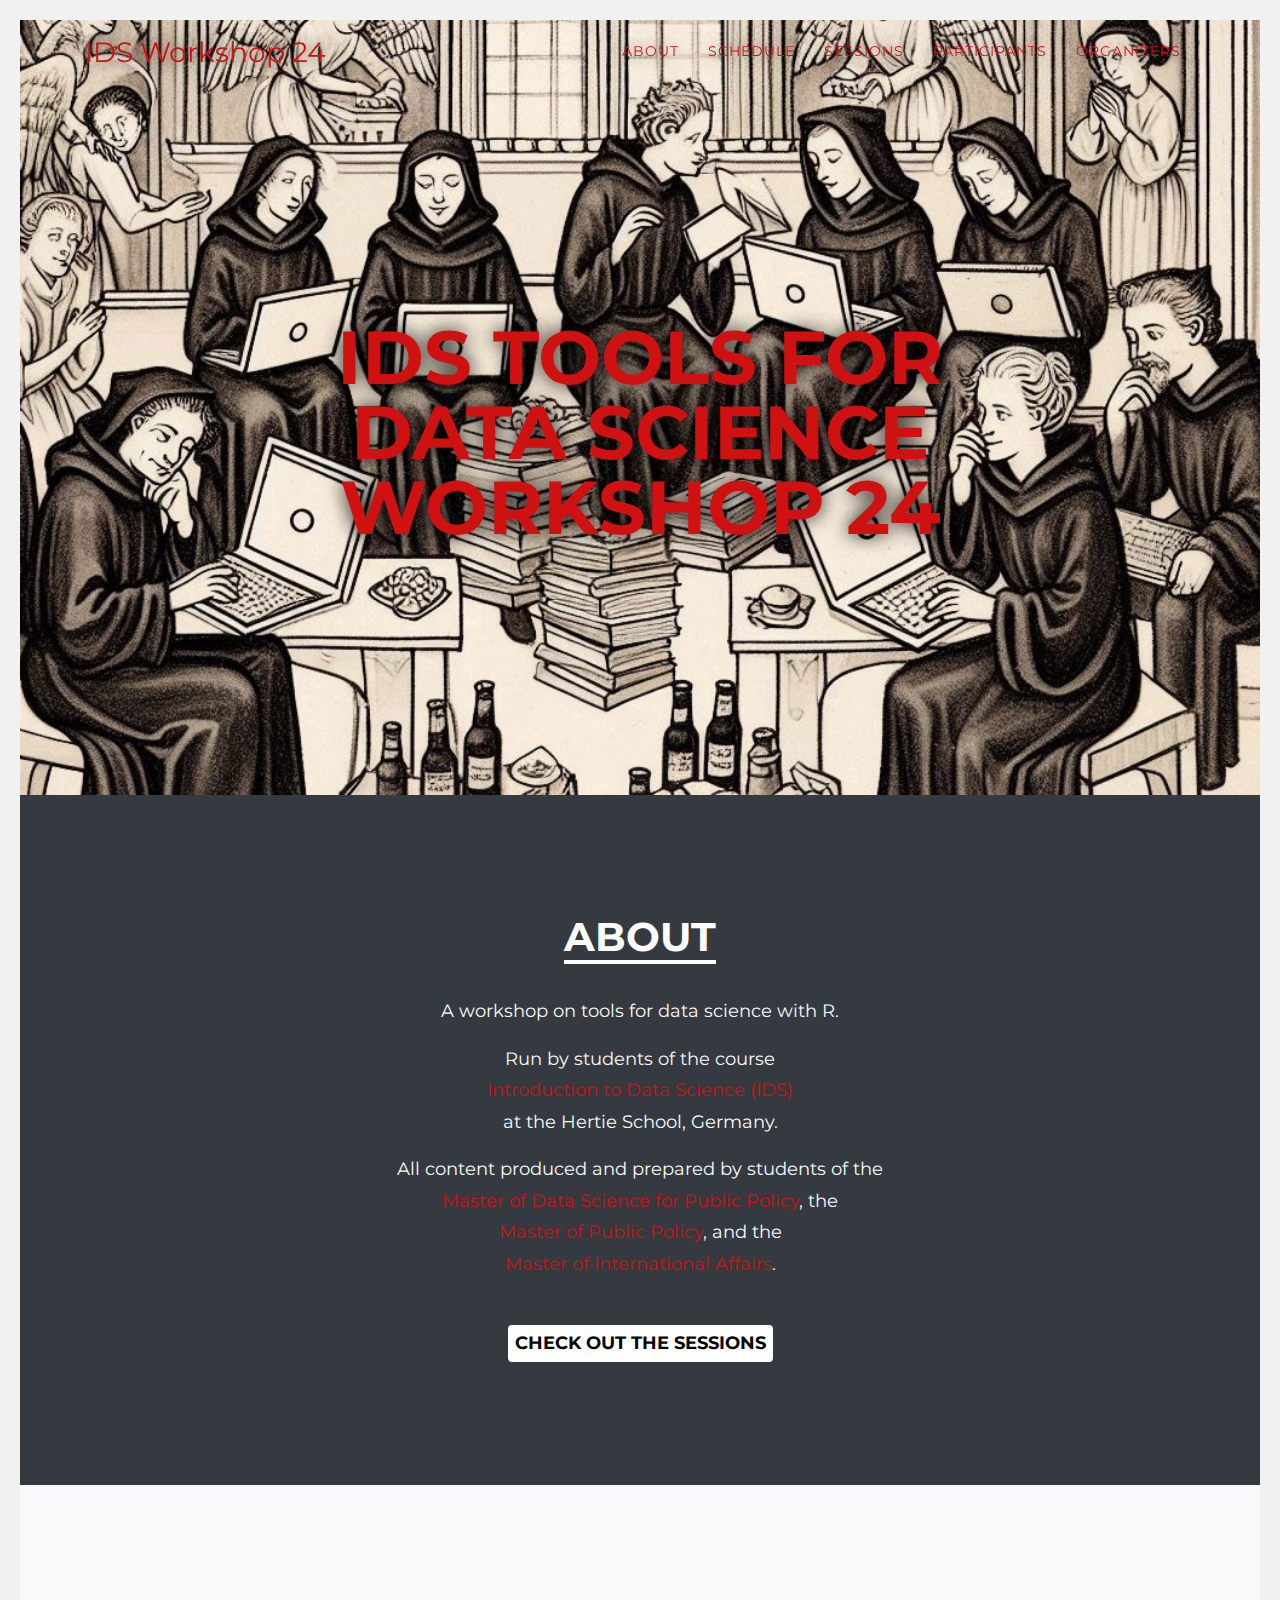
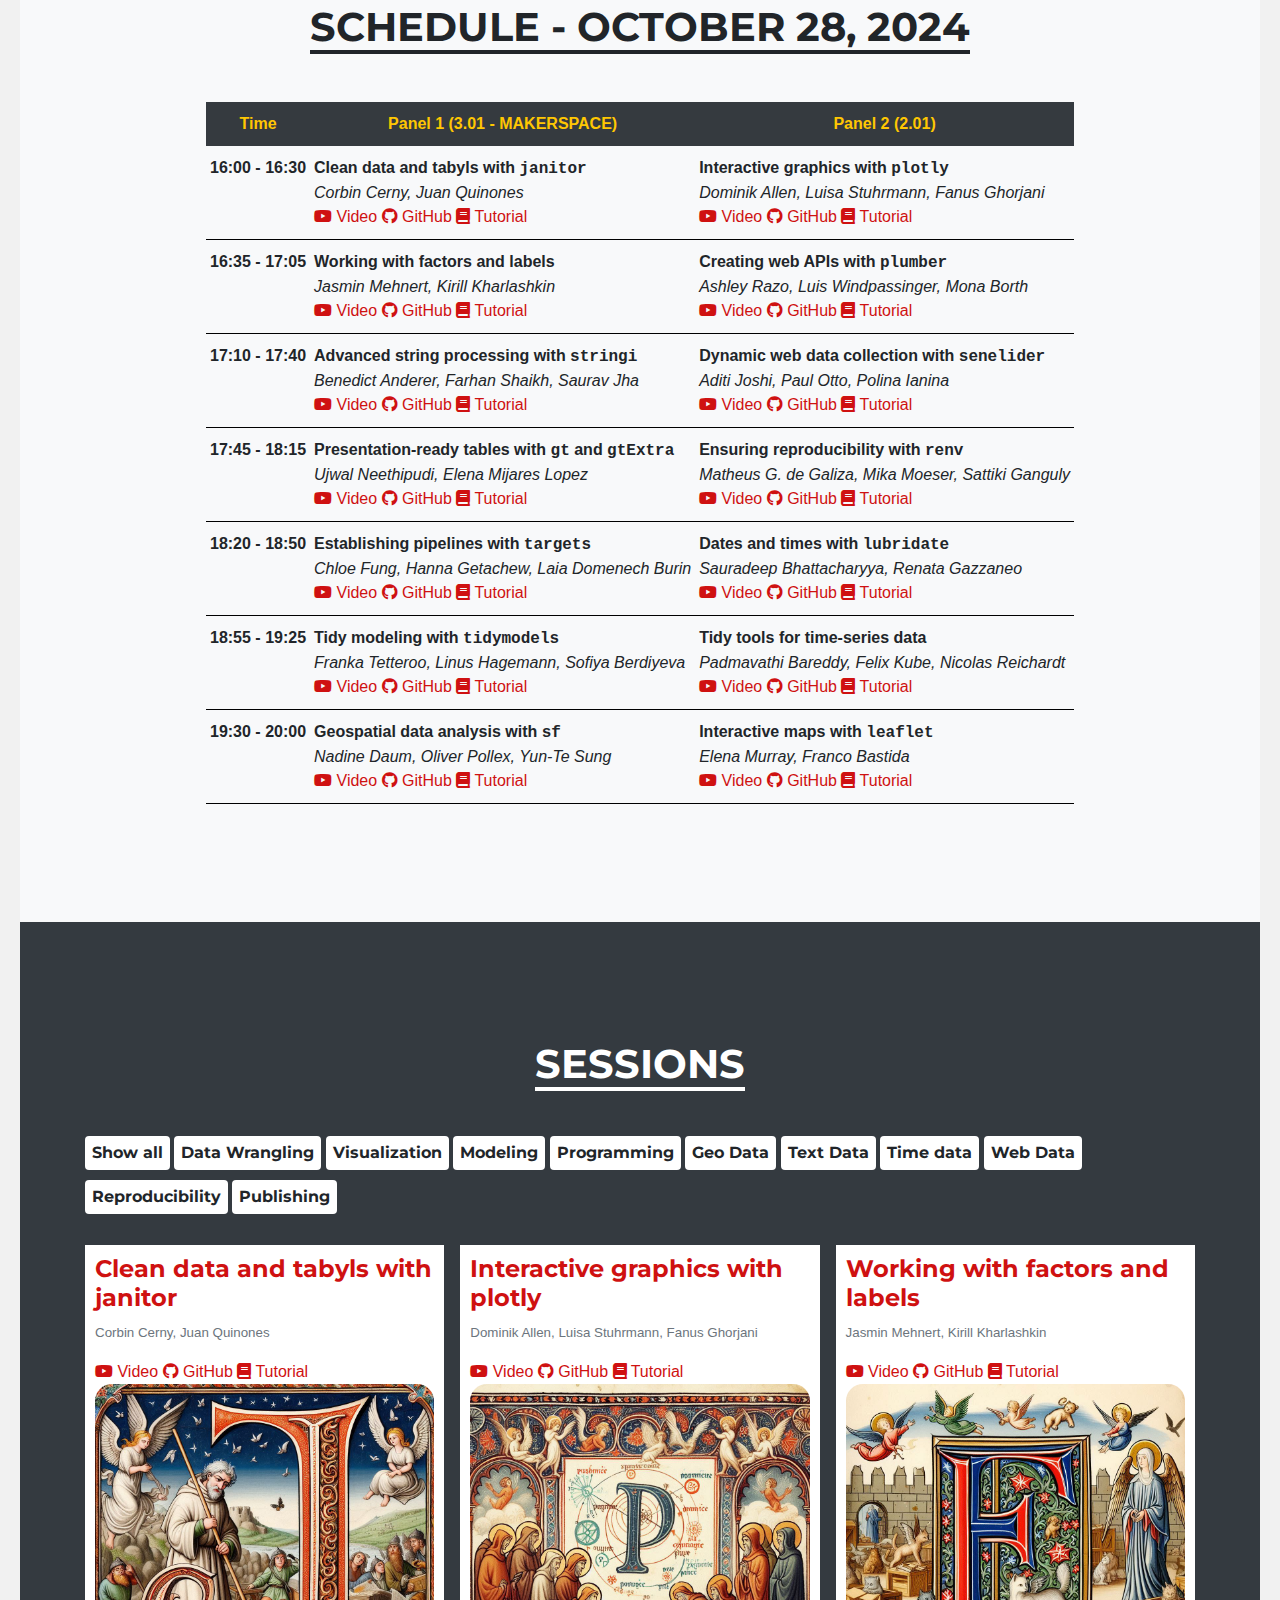
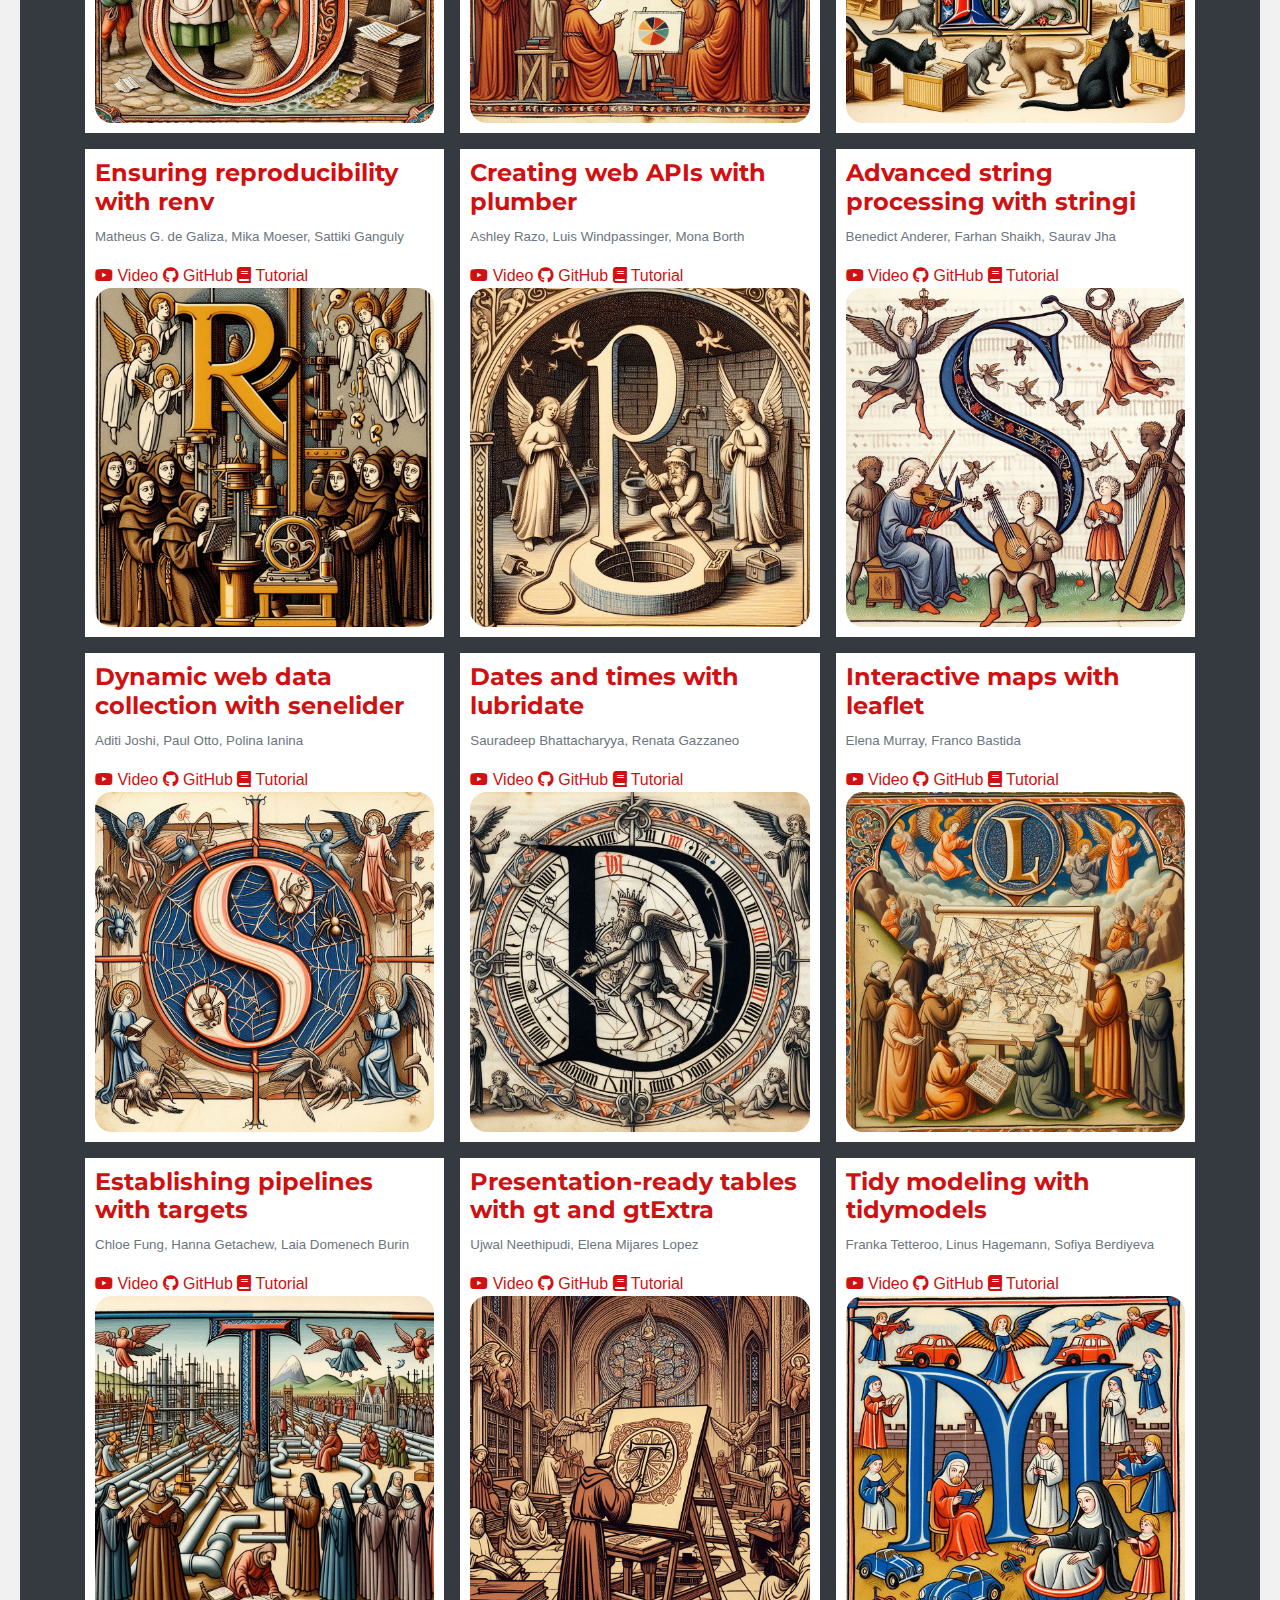
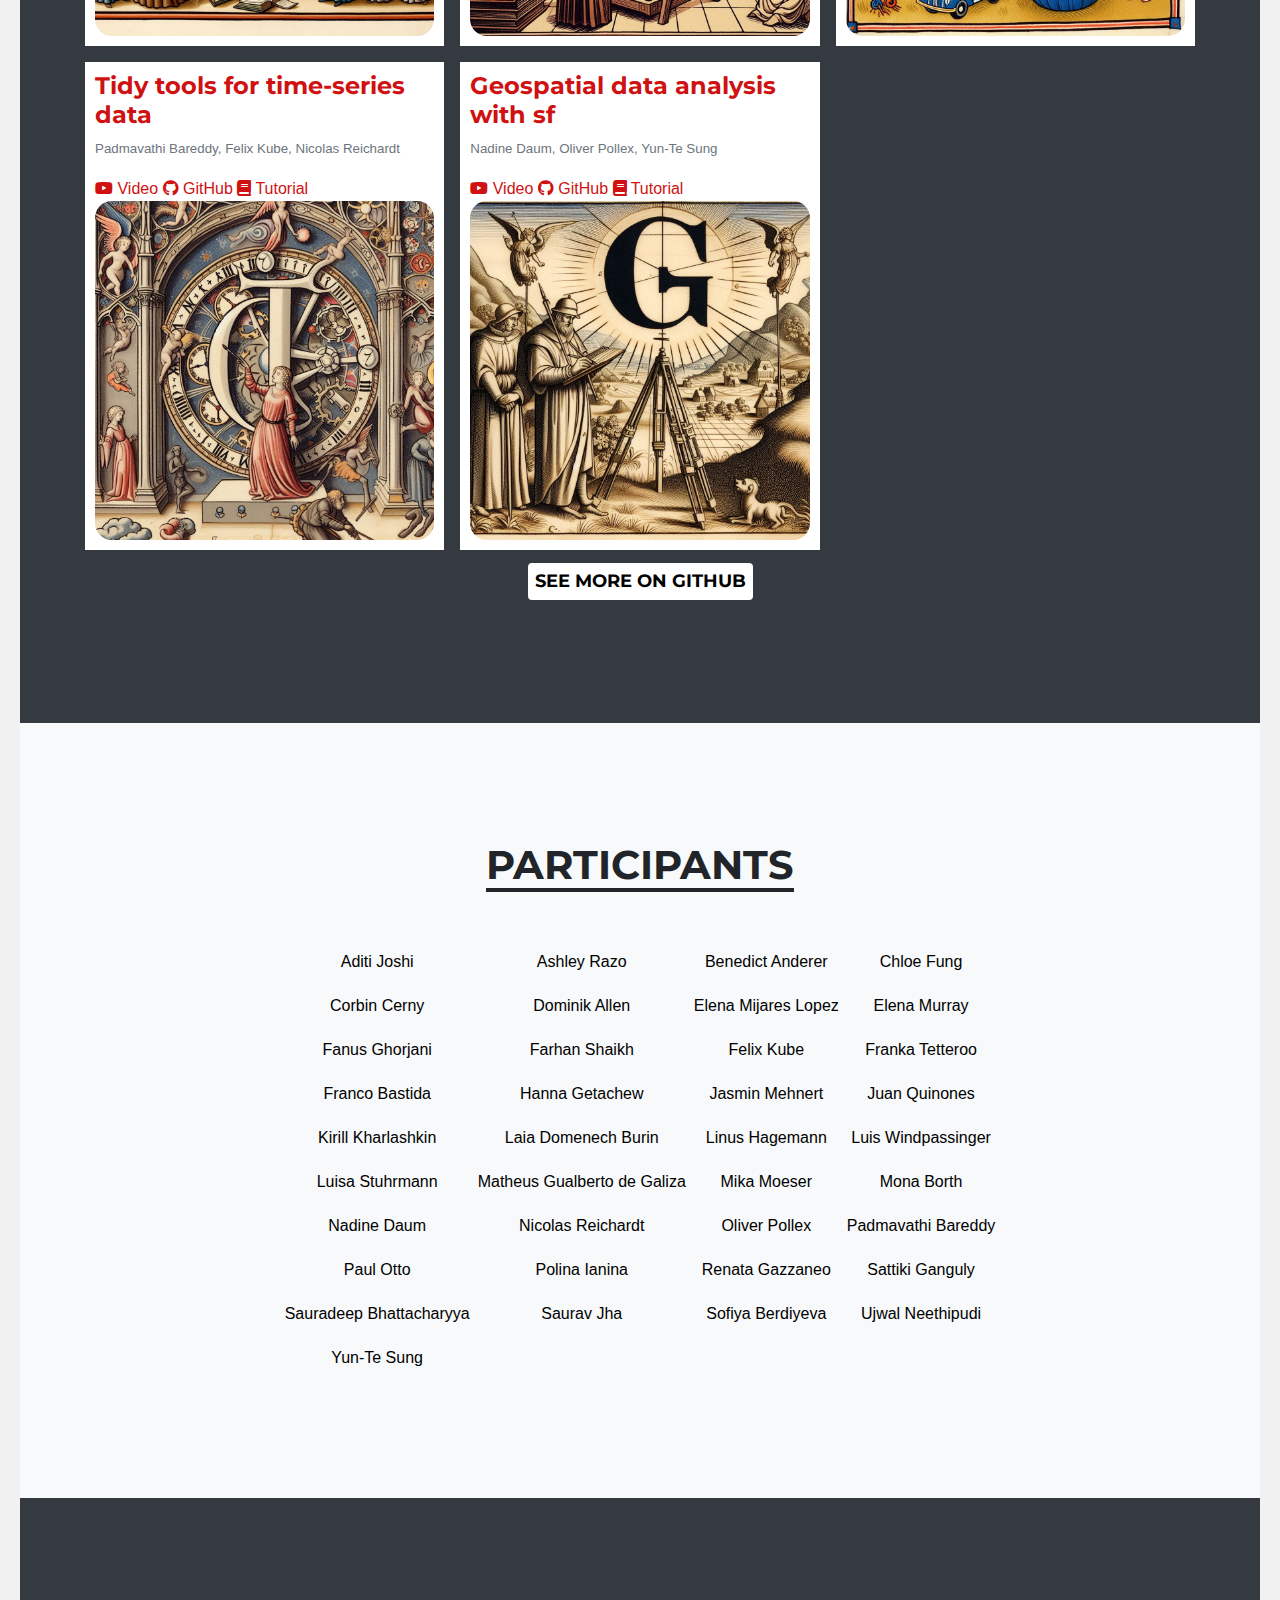
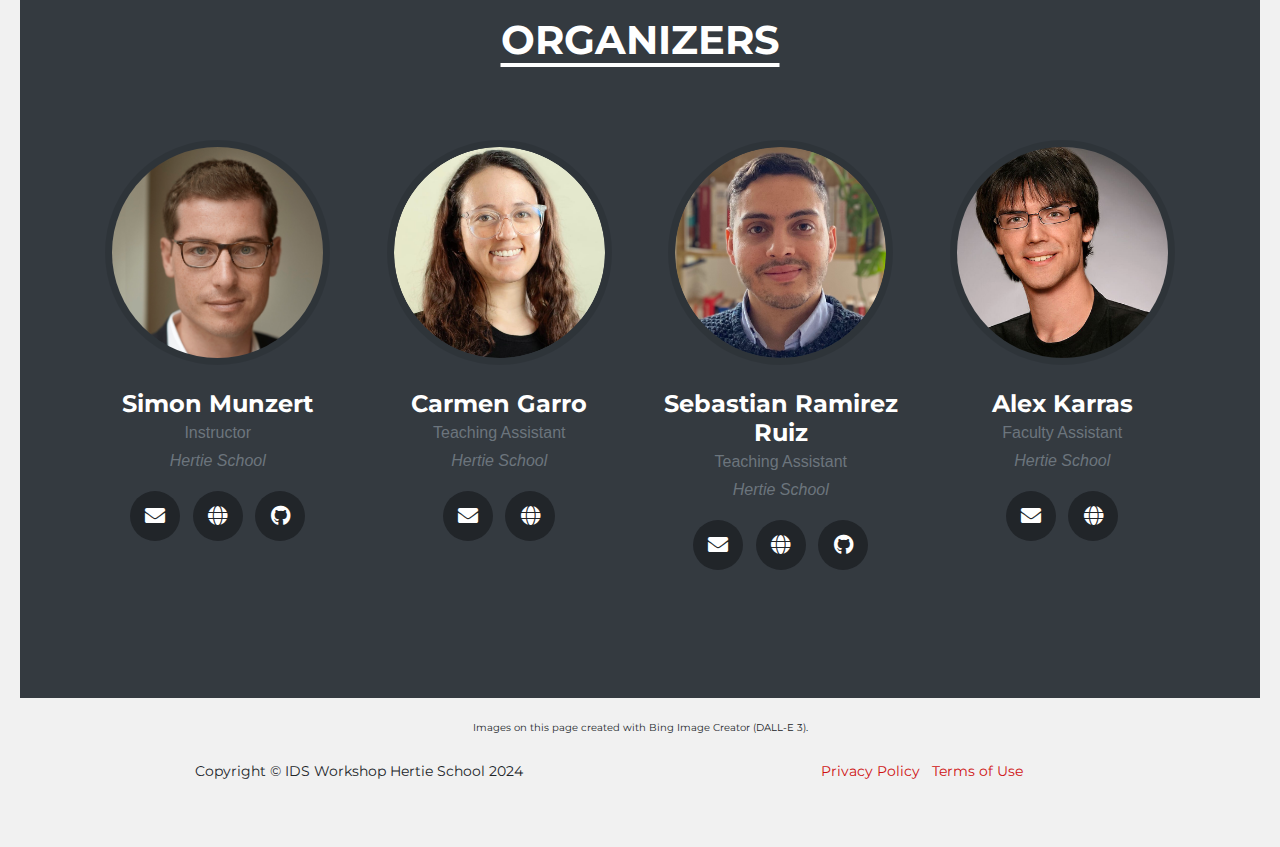
<file: schedule.html>
<!DOCTYPE html>
<html lang="en">

<head>

  <meta charset="utf-8">
  <meta name="viewport" content="width=device-width, initial-scale=1, shrink-to-fit=no">
  <meta name="description" content="">
  <meta name="author" content="">

  <title>IDS Tools for Data Science Workshop 24</title>

  <!-- Bootstrap core CSS -->
  <link href="vendor/bootstrap/css/bootstrap.min.css" rel="stylesheet">
  <link rel="icon" type="image/x-icon" href="/img/favicon.ico">
  

  <!-- Custom fonts for this template -->
  <link href="vendor/fontawesome-free/css/all.min.css" rel="stylesheet" type="text/css">
  <link href="https://fonts.googleapis.com/css?family=Montserrat:400,700" rel="stylesheet" type="text/css">
  <link href='https://fonts.googleapis.com/css?family=Kaushan+Script' rel='stylesheet' type='text/css'>
  <link href='https://fonts.googleapis.com/css?family=Droid+Serif:400,700,400italic,700italic' rel='stylesheet' type='text/css'>
  <link href='https://fonts.googleapis.com/css?family=Roboto+Slab:400,100,300,700' rel='stylesheet' type='text/css'>

  <!-- Custom styles for this template -->
  <link href="css/agency.css" rel="stylesheet">
  <!--  <link href="css/agency.min.css" rel="stylesheet">  -->

  <style type="text/css">
    .tg .tg-gges {
      background-color: #C5D9F1;
      text-align: left;
      vertical-align: bottom
    }

    .tg .tg-0lax {
      text-align: left;
      vertical-align: top
    }

    .tg .tg-7zrl {
      text-align: left;
      vertical-align: bottom
    }

    .tg .tg-ycr8 {
      text-align: left;
      vertical-align: top
    }

    .tg .tg-raw7 {
      border-color: inherit;
      font-weight: bold;
      text-align: left;
      vertical-align: top
    }

    .tg .tg-zv36 {
      border-color: inherit;
      font-weight: bold;
      text-align: left;
      vertical-align: top
    }

    .tg .tg-uk4f {
      text-align: left;
      vertical-align: top
    }

    .tg .tg-6sgx {
      text-align: left;
      vertical-align: top
    }

    .tg .tg-vrym {
      background-color: #353a3f;
      border-color: inherit;
      color: #ffc702;
      font-weight: bold;
      text-align: center;
      vertical-align: middle
    }

    .tg .tg-y0hg {
      text-align: left;
      vertical-align: top
    }

  </style>

 <style>
* {
  box-sizing: border-box;
}

body {
  background-color: #f1f1f1;
  padding: 20px;
  font-family: Arial;
}

/* Center website */
.main {
  max-width: 1000px;
  margin: auto;
}

h1 {
  font-size: 50px;
  word-break: break-all;
}

.row {
  margin: 10px -16px;
}

/* Add padding BETWEEN each column */
.row,
.row > .column {
  padding: 8px;
}

/* Create three equal columns that floats next to each other */
.column {
  float: left;
  width: 33.33%;
  display: none; /* Hide all elements by default */
}

/* Clear floats after rows */
.row:after {
  content: "";
  display: table;
  clear: both;
}

/* Content */
.content {
  background-color: white;
  padding: 10px;
}

/* The "show" class is added to the filtered elements */
.show {
  display: block;
}

/* Style the buttons */
.btn {
  border: none;
  outline: none;
  padding: 5px 7px;
  margin-top: 5px;
  margin-bottom: 5px;
  background-color: white;
  cursor: pointer;
}

.btn:hover {
  background-color: #fed136;
}

.btn.active {
  background-color: #666;
  color: white;
}
</style>
</head>

<body id="page-top">

  <!-- Navigation -->
  <nav class="navbar navbar-expand-lg navbar-dark fixed-top" id="mainNav">
    <div class="container">
      <a class="navbar-brand js-scroll-trigger" href="#page-top">IDS Workshop 24</a>
      <button class="navbar-toggler navbar-toggler-right" type="button" data-toggle="collapse" data-target="#navbarResponsive" aria-controls="navbarResponsive" aria-expanded="false" aria-label="Toggle navigation">
        Menu
        <i class="fas fa-bars"></i>
      </button>
      <div class="collapse navbar-collapse" id="navbarResponsive">
        <ul class="navbar-nav text-uppercase ml-auto">
          <li class="nav-item">
            <a class="nav-link js-scroll-trigger" href="#about">About</a>
          </li>
          <li class="nav-item">
            <a class="nav-link js-scroll-trigger" href="#schedule">Schedule</a>
          </li>
          <li class="nav-item">
            <a class="nav-link js-scroll-trigger" href="#sessions">Sessions</a>
          </li>
          <li class="nav-item">
            <a class="nav-link js-scroll-trigger" href="#participants">Participants</a>
          </li>
          <li class="nav-item">
            <a class="nav-link js-scroll-trigger" href="#organizers">Organizers</a>
          </li>
        </ul>
      </div>
    </div>
  </nav>

  <!-- Header -->
  <header class="masthead">
    <div class="container">
      <div class="intro-text">
        <div class="intro-heading text-uppercase">IDS Tools for<br>Data Science<br>Workshop 24</div>
      </div>
    </div>
  </header>

  <!-- Services -->
  <section class="bg-dark page-section" id="about">
    <div class="container">
      <div class="row">
        <div class="col-lg-12 text-center">
          <h2 class="section-heading-underline text-uppercase text-white">About</h2>
          <h3 class="section-subheading-normal text-light">
            <p>A workshop on tools for data science with R. </p>
				<p> Run by students of the course <br><a
            href="https://github.com/intro-to-data-science-24" target="_blank">Introduction to Data Science (IDS)</a><br> at the Hertie School, Germany.</p>
            <p>All content produced and prepared by students of the <a href="https://www.hertie-school.org/en/mds" target="_blank">Master of Data Science for Public Policy</a>, the <br><a href="https://www.hertie-school.org/en/mpp"
              target="_blank">Master of Public Policy</a>, and the <br><a href="https://www.hertie-school.org/en/mia" target="_blank">Master of International Affairs</a>.</p> <!-- The live sessions of the workshop are held on November 21, 2022. See <a href="schedule.html" target="_blank">here</a> for the original schedule. -->
          </h3>
          <br>
          <div class="col-lg-12 text-center">
            <a class="btn btn-primary btn-xl text-uppercase js-scroll-trigger center" href="#sessions" target="_blank">Check out the sessions</a>
          </div>
        </div>
      </div>
    </div>
  </section>


    <!-- Schedule Grid -->
    <section class="bg-light page-section" id="schedule">
      <div class="container">
        <div class="row">
          <div class="col-lg-12 text-center">
            <h2 class="section-heading-underline text-uppercase">Schedule - October 28, 2024</h2>
          </div>
        </div>
        <div class="row">
          <table class="tg">
            <thead>
              <tr>
                <th class="tg-vrym">Time</th>
                <th class="tg-vrym">Panel 1 (3.01 - MAKERSPACE)</th>
                <th class="tg-vrym">Panel 2 (2.01)</th>
              </tr>
            </thead>
            <tbody>
              <tr style="border-bottom:1px solid black">
                <td class="tg-raw7">16:00 - 16:30</td>
                <td class="tg-6sgx"><strong>Clean data and tabyls with <span style="font-family: monospace;">janitor</span></strong><br>
                  <i>Corbin Cerny, Juan Quinones</i><br>
                  <a href="https://www.dropbox.com/scl/fi/8ycjm56z09vbouyc88pve/01-Janitor-Quinones-Cerny.mp4?rlkey=qy8nbldcuttnv8jbw0zk90ak2&dl=0" target="_blank">
                    <i class="fab fa-youtube"></i> Video
                  </a>
                  <a href="https://github.com/intro-to-data-science-24-workshop/01-Janitor-Quinones-Cerny" target="_blank">
                    <i class="fab fa-github"></i> GitHub
                  </a>
                  <a href="https://raw.githack.com/intro-to-data-science-24-workshop/01-Janitor-Quinones-Cerny/main/janitor_hands_on1.html" target="_blank">
                    <i class="fas fa-book"></i> Tutorial
                  </a>
                </td>
                <td class="tg-uk4f"><strong>Interactive graphics with <span style="font-family: monospace;">plotly</span></strong><br>
                  <i>Dominik Allen, Luisa Stuhrmann, Fanus Ghorjani</i><br>
                  <a href="https://www.dropbox.com/scl/fi/z5qz2t0d8sbhwqodhayxd/10-Interactive-Graphics-Plotly-Allen-Stuhrmann-Ghorjani.mp4?rlkey=fhwao3w3txrdgvxc3adut06zd&st=i2kw9a40&dl=0" target="_blank">
                    <i class="fab fa-youtube"></i> Video
                  </a>
                  <a href="https://github.com/intro-to-data-science-24-workshop/10-Interactive-Graphics-Plotly-Allen-Stuhrmann-Ghorjani-" target="_blank">
                    <i class="fab fa-github"></i> GitHub
                  </a>
                  <a href="https://raw.githack.com/intro-to-data-science-24-workshop/10-Interactive-Graphics-Plotly-Allen-Stuhrmann-Ghorjani-/main/Tuturial_Questions.html" target="_blank">
                    <i class="fas fa-book"></i> Tutorial
                  </a>					
                </td>
              </tr>
              <tr style="border-bottom:1px solid black">
                <td class="tg-zv36">16:35 - 17:05</td>
                <td class="tg-ycr8"><strong>Working with factors and labels<span style="font-family: monospace;"></span></strong><br>
                  <i>Jasmin Mehnert, Kirill Kharlashkin</i><br>
                  <a href="https://www.dropbox.com/scl/fi/ytlcjs85lbnn81jupx0k1/02-Working-with-factors-and-labels-mehnert-kharlashkin.mp4?rlkey=hft7gx3yixl3eo9zeuzvg3sro&st=v7pqvsam&dl=0" target="_blank">
                    <i class="fab fa-youtube"></i> Video
                  </a>
                  <a href="https://github.com/intro-to-data-science-24-workshop/02-Working-with-factors-and-labels-mehnert-kharlashkin" target="_blank">
                    <i class="fab fa-github"></i> GitHub
                  </a>
						<a href="https://rawcdn.githack.com/intro-to-data-science-24-workshop/02-Working-with-factors-and-labels-mehnert-kharlashkin/refs/heads/main/Tutorial.html" target="_blank">
						  <i class="fas fa-book"></i> Tutorial
						</a>
                </td>
                <td class="tg-y0hg"><strong>Creating web APIs with <span style="font-family: monospace;">plumber</span></strong><br>
                  <i>Ashley Razo, Luis Windpassinger, Mona Borth</i><br>
                  <a href="https://www.dropbox.com/scl/fi/fknil21veypc5q4cjbdq1/03-plumber-razo-borth-windpassinger.mp4?rlkey=ydqpb3qudmr72b7r62c0zkrlh&st=jxyl5w4l&dl=0" target="_blank">
                    <i class="fab fa-youtube"></i> Video
                  </a>
                  <a href="https://github.com/intro-to-data-science-24-workshop/03-plumber-razo-borth-windpassinger" target="_blank">
                    <i class="fab fa-github"></i> GitHub
                  </a>
						<a href="https://rawcdn.githack.com/intro-to-data-science-24-workshop/03-plumber-razo-borth-windpassinger/refs/heads/main/workshop/workshop.html?token=GHSAT0AAAAAACWLRGJSONQZFMEVABLWA3EEZY3Y6FQ" target="_blank">
						  <i class="fas fa-book"></i> Tutorial
						</a>
                </td>
              </tr>
              <tr style="border-bottom:1px solid black">
                <td class="tg-raw7">17:10 - 17:40</td>
                <td class="tg-6sgx"><strong>Advanced string processing with <span style="font-family: monospace;">stringi</span></strong><br>
                  <i>Benedict Anderer, Farhan Shaikh, Saurav Jha</i><br>
                  <a href="https://www.dropbox.com/scl/fi/to1i6lmw8fjs81r82pd5p/04_stringi_Anderer_Jha_Shaikh.mp4?rlkey=2hek6pj8fy5cj27lmxe0xs729&st=85nl2mfe&dl=0" target="_blank">
                    <i class="fab fa-youtube"></i> Video
                  </a>
                  <a href="https://github.com/intro-to-data-science-24-workshop/04-stringi-Anderer-Jha-Shaikh" target="_blank">
                    <i class="fab fa-github"></i> GitHub
                  </a>
					<a href="https://raw.githack.com/intro-to-data-science-24-workshop/04-stringi-Anderer-Jha-Shaikh/main/exercise_questions.html" target="_blank">
					  <i class="fas fa-book"></i> Tutorial
					</a>
				</td>
                <td class="tg-uk4f"><strong>Dynamic web data collection with <span style="font-family: monospace;">senelider</span></strong><br>
                  <i>Aditi Joshi, Paul Otto, Polina Ianina</i><br>
                  <a href="https://www.dropbox.com/scl/fi/i4uvdgakovs7lerb87auz/03-selenider-otto.mp4?rlkey=0o4h7p1qe4njsrcr1sqrcdqni&st=ae267s0e&dl=0" target="_blank">
                    <i class="fab fa-youtube"></i> Video
                  </a>
                  <a href="https://github.com/intro-to-data-science-24-workshop/03-otto" target="_blank">
                    <i class="fab fa-github"></i> GitHub
                  </a>
					<a href="https://html-preview.github.io/?url=https://github.com/intro-to-data-science-24-workshop/03-otto/blob/main/newnotebook/_manuscript/index.html" target="_blank">
					  <i class="fas fa-book"></i> Tutorial
					</a>
				</td>
              </tr>
              <tr style="border-bottom:1px solid black">
                <td class="tg-zv36">17:45 - 18:15</td>
                <td class="tg-ycr8"><strong>Presentation-ready tables with <span style="font-family: monospace;">gt</span> and <span style="font-family: monospace;">gtExtra</span></strong><br>
                  <i>Ujwal Neethipudi, Elena Mijares Lopez</i><br>
                  <a href="https://www.dropbox.com/scl/fi/yr0z8m8y2zuoiz4mqy2sy/08-gtgtExtra-Lopez-Neethipudi.mp4?rlkey=winoc47y2on3n89swnsxtxk30&st=qwvkzedv&dl=0" target="_blank">
                    <i class="fab fa-youtube"></i> Video
                  </a>
                  <a href="https://github.com/intro-to-data-science-24-workshop/08-gt_gtExtras-Lopez-Neethipudi" target="_blank">
                    <i class="fab fa-github"></i> GitHub
                  </a>
						<a href="https://raw.githack.com/intro-to-data-science-24-workshop/08-gt_gtExtras-Lopez-Neethipudi/main/workshop_tables.html" target="_blank">
						  <i class="fas fa-book"></i> Tutorial
						</a>
                </td>
                <td class="tg-y0hg"><strong>Ensuring reproducibility with <span style="font-family: monospace;">renv</span></strong><br>
                  <i>Matheus G. de Galiza, Mika Moeser, Sattiki Ganguly</i><br>
                <a href="https://www.dropbox.com/scl/fi/vlpm3dny7vhwhbv0v2t74/11-ensuring-reproducibility-with-renv-galiza-moeser-ganguly.mp4?rlkey=ejvjsl5ity40eokp1smkuby7e&st=kr6oc0in&dl=0" target="_blank">
                    <i class="fab fa-youtube"></i> Video
                  </a>
                  <a href="https://github.com/intro-to-data-science-24-workshop/11-Ensuring-reproducibility-with-renv" target="_blank">
                    <i class="fab fa-github"></i> GitHub
                  </a>
						<a href="https://raw.githack.com/intro-to-data-science-24-workshop/11-Ensuring-reproducibility-with-renv/main/renv_workshop.html" target="_blank">
						  <i class="fas fa-book"></i> Tutorial
						</a>
                </td>
              </tr>
              <tr style="border-bottom:1px solid black">
                <td class="tg-raw7">18:20 - 18:50</td>
                <td class="tg-6sgx"><strong>Establishing pipelines with <span style="font-family: monospace;">targets</span></strong><br>
                  <i>Chloe Fung, Hanna Getachew, Laia Domenech Burin</i><br>
                <a href="https://www.dropbox.com/scl/fi/g0t00ug5qhhsjedkrbp5l/12-targets-burin-fung-getachew.mp4?rlkey=mmivftr4om7sui25zw6kgsrna&st=tm9wgzan&dl=0" target="_blank">
                    <i class="fab fa-youtube"></i> Video
                  </a>
                  <a href="https://github.com/intro-to-data-science-24-workshop/pipelines-with-targets-getachew-fung-domenech" target="_blank">
                    <i class="fab fa-github"></i> GitHub
                  </a>
						<a href="https://raw.githack.com/ldmnch/pipelines-with-targets/main/targets_pipeline_formatted_tutorial.html" target="_blank">
						  <i class="fas fa-book"></i> Tutorial
						</a>
                </td>
                <td class="tg-uk4f"><strong>Dates and times with <span style="font-family: monospace;">lubridate</span></strong><br>
                  <i>Sauradeep Bhattacharyya, Renata Gazzaneo</i><br>
                <a href="https://www.dropbox.com/s/c9p54ilt0rl53ou/03-Dates-and-times-with-lubridate-Bhattacharyya-Gazzaneo.mp4?dl=0" target="_blank">
                    <i class="fab fa-youtube"></i> Video
                  </a>
                  <a href="https://github.com/intro-to-data-science-24-workshop/03-Dates-and-times-with-lubridate-Bhattacharyya-Gazzaneo" target="_blank">
                    <i class="fab fa-github"></i> GitHub
                  </a>
						<a href="https://raw.githack.com/intro-to-data-science-24-workshop/03-Dates-and-times-with-lubridate-Bhattacharyya-Gazzaneo/main/Workshop_practice_material.html" target="_blank">
						  <i class="fas fa-book"></i> Tutorial
						</a>
                </td>
              </tr>
              <tr style="border-bottom:1px solid black">
                <td class="tg-zv36">18:55 - 19:25</td>
                <td class="tg-ycr8"><strong>Tidy modeling with <span style="font-family: monospace;">tidymodels</span></strong><br>
                  <i>Franka Tetteroo, Linus Hagemann, Sofiya Berdiyeva</i><br>
                  <a href="https://www.dropbox.com/scl/fi/jwm9a4zqyeaea0zizccd8/12-tidymodels-tetteroo-hagemann-berdiyeva.mp4?rlkey=36emz6j56lb79bvkw47sbt28x&st=bfiewghn&dl=0" target="_blank">
                    <i class="fab fa-youtube"></i> Video
                  </a>
                  <a href="https://github.com/intro-to-data-science-24-workshop/12-tidymodels-tetteroo-hagemann-berdiyeva" target="_blank">
                    <i class="fab fa-github"></i> GitHub
                  </a>
					<a href="https://raw.githack.com/intro-to-data-science-24-workshop/12-tidymodels-tetteroo-hagemann-berdiyeva/main/practice/12-tidymodels-lab.html" target="_blank">
					  <i class="fas fa-book"></i> Tutorial
					</a></td></td>
                <td class="tg-y0hg"><strong>Tidy tools for time-series data <span style="font-family: monospace;"></span></strong><br>
                  <i>Padmavathi Bareddy, Felix Kube, Nicolas Reichardt</i><br>
                  <a href="https://www.dropbox.com/scl/fi/bu2h62k0sqva39qhbzch3/05-time-series-data-kube-reichardt-bareddy.mp4?rlkey=l4a2fw7x0pp0guorxosw58xyn&st=arzc17xa&dl=0" target="_blank">
                    <i class="fab fa-youtube"></i> Video
                  </a>
                  <a href="https://github.com/intro-to-data-science-24-workshop/05-tidy-tools-for-time-series-data-kube-reichardt-bareddy" target="_blank">
                    <i class="fab fa-github"></i> GitHub
                  </a>
						<a href="https://raw.githack.com/intro-to-data-science-24-workshop/05-tidy-tools-for-time-series-data-kube-reichardt-bareddy/main/materials/learnr---Tidy-tools-for-time-series-data.html" target="_blank">
						  <i class="fas fa-book"></i> Tutorial
						</a>
                  </td>
              </tr>
              <tr style="border-bottom:1px solid black">
                <td class="tg-zv36">19:30 - 20:00</td>
                <td class="tg-ycr8"><strong>Geospatial data analysis with <span style="font-family: monospace;">sf</span></strong><br>
                  <i>Nadine Daum, Oliver Pollex, Yun-Te Sung</i><br>
                  <a href="https://www.dropbox.com/scl/fi/a2qa7bn9uutd6hyp8kqrc/07-Geospatial-analysis.mp4?rlkey=7l0nnj4eic37kztahg08cbgm2&st=5iqmdsa6&dl=0" target="_blank">
                    <i class="fab fa-youtube"></i> Video
                  </a>
                  <a href="https://github.com/intro-to-data-science-24-workshop/07-geospatial-analysis-sf-daum-pollex-sung" target="_blank">
                    <i class="fab fa-github"></i> GitHub
                  </a>
					<a href="https://raw.githack.com/intro-to-data-science-24-workshop/07-geospatial-analysis-sf-daum-pollex-sung/main/Workshop_material_lab_format.html" target="_blank">
					  <i class="fas fa-book"></i> Tutorial
					</a></td></td>
                <td class="tg-y0hg"><strong>Interactive maps with <span style="font-family: monospace;">leaflet</span></strong><br>
                  <i>Elena Murray, Franco Bastida</i><br>
                  <a href="https://www.dropbox.com/scl/fi/p6oje2d8s3lp6xbwxzrzg/09-leafletgraphs-murray-bastida.mp4?rlkey=rcmf7babik6gu4iim68gccd68&st=yy8badu0&dl=0" target="_blank">
                    <i class="fab fa-youtube"></i> Video
                  </a>
                  <a href="https://github.com/intro-to-data-science-24-workshop/09-leafletgraphs-murray-bastida" target="_blank">
                    <i class="fab fa-github"></i> GitHub
                  </a>
						<a href="https://raw.githack.com/intro-to-data-science-24-workshop/09-leafletgraphs-murray-bastida/main/Leaflet_Tutorial.html" target="_blank">
						  <i class="fas fa-book"></i> Tutorial
						</a>
                  </td>
              </tr>
            </tbody>
          </table>
        </div>
      </div>
    </section>

  <!-- Featured Grid -->
  <section class="bg-dark page-section" id="sessions">
    <div class="container">
      <div class="row">
        <div class="col-lg-12 text-center">
          <h2 class="section-heading-underline text-uppercase text-white">Sessions</h2>
        </div>
      </div>

<div id="myBtnContainer">
  <button class="btn" onclick="filterSelection('all')"> Show all</button>
  <button class="btn" onclick="filterSelection('data')"> Data Wrangling </button>
  <button class="btn" onclick="filterSelection('visualization')"> Visualization</button>
  <button class="btn" onclick="filterSelection('modeling')"> Modeling</button>
  <button class="btn" onclick="filterSelection('programming')"> Programming</button>  
  <button class="btn" onclick="filterSelection('geo')"> Geo Data</button>
  <button class="btn" onclick="filterSelection('text')"> Text Data</button>
  <button class="btn" onclick="filterSelection('time')"> Time data</button>
  <button class="btn" onclick="filterSelection('web')"> Web Data</button>
  <button class="btn" onclick="filterSelection('reproducibility')"> Reproducibility</button>
  <button class="btn" onclick="filterSelection('publishing')"> Publishing</button>

  
</div>

<!-- Portfolio Gallery Grid -->
<div class="row">
  <div class="column data text">
  <div class="content">
    <a class="portfolio-link" href="https://www.dropbox.com/scl/fi/8ycjm56z09vbouyc88pve/01-Janitor-Quinones-Cerny.mp4?rlkey=qy8nbldcuttnv8jbw0zk90ak2&dl=0" target="_blank">
            <div class="portfolio-hover">
              <div class="portfolio-hover-content">
                  <h4>Clean data and tabyls with janitor
                  </h4>
                  <p style="font-size:smaller;" class="text-muted">Corbin Cerny, Juan Quinones</p>
                  <a href="https://www.dropbox.com/scl/fi/8ycjm56z09vbouyc88pve/01-Janitor-Quinones-Cerny.mp4?rlkey=qy8nbldcuttnv8jbw0zk90ak2&dl=0" target="_blank">
                  <i class="fab fa-youtube"></i> Video
                </a>
                <a href="https://github.com/intro-to-data-science-24-workshop/01-Janitor-Quinones-Cerny" target="_blank">
                  <i class="fab fa-github"></i> GitHub
                </a>
                <a href="https://raw.githack.com/intro-to-data-science-24-workshop/01-Janitor-Quinones-Cerny/main/janitor_hands_on1.html" target="_blank">
                  <i class="fas fa-book"></i> Tutorial
                </a>
              </div>
            </div>
            <a class="portfolio-link" href="https://www.dropbox.com/scl/fi/8ycjm56z09vbouyc88pve/01-Janitor-Quinones-Cerny.mp4?rlkey=qy8nbldcuttnv8jbw0zk90ak2&dl=0" target="_blank">
              <img class="img-fluid img-portfolio" src="img/sessions/janitor.jpeg" alt="">
          </a>
        </div>
  </div>


  <div class="column visualization web publishing">
  <div class="content">
    <a class="portfolio-link" href="https://www.dropbox.com/scl/fi/z5qz2t0d8sbhwqodhayxd/10-Interactive-Graphics-Plotly-Allen-Stuhrmann-Ghorjani.mp4?rlkey=fhwao3w3txrdgvxc3adut06zd&st=i2kw9a40&dl=0" target="_blank">
            <div class="portfolio-hover">
              <div class="portfolio-hover-content">
                  <h4>Interactive graphics with plotly
                  </h4>
                  <p style="font-size:smaller;" class="text-muted">Dominik Allen, Luisa Stuhrmann, Fanus Ghorjani</p>
                  <a href="https://www.dropbox.com/scl/fi/z5qz2t0d8sbhwqodhayxd/10-Interactive-Graphics-Plotly-Allen-Stuhrmann-Ghorjani.mp4?rlkey=fhwao3w3txrdgvxc3adut06zd&st=i2kw9a40&dl=0" target="_blank">
                    <i class="fab fa-youtube"></i> Video
                  </a>
                  <a href="https://github.com/intro-to-data-science-24-workshop/10-Interactive-Graphics-Plotly-Allen-Stuhrmann-Ghorjani-" target="_blank">
                    <i class="fab fa-github"></i> GitHub
                  </a>
                  <a href="https://raw.githack.com/intro-to-data-science-24-workshop/10-Interactive-Graphics-Plotly-Allen-Stuhrmann-Ghorjani-/main/Tuturial_Questions.html" target="_blank">
                    <i class="fas fa-book"></i> Tutorial
                  </a>
              </div>
            </div>
            <a class="portfolio-link" href="https://www.dropbox.com/scl/fi/z5qz2t0d8sbhwqodhayxd/10-Interactive-Graphics-Plotly-Allen-Stuhrmann-Ghorjani.mp4?rlkey=fhwao3w3txrdgvxc3adut06zd&st=i2kw9a40&dl=0" target="_blank">
              <img class="img-fluid img-portfolio" src="img/sessions/plotly.jpeg" alt="">
          </a>
        </div>
  </div>

  <div class="column data modeling visualization publishing">
    <div class="content">
      <a class="portfolio-link" href="https://www.dropbox.com/scl/fi/ytlcjs85lbnn81jupx0k1/02-Working-with-factors-and-labels-mehnert-kharlashkin.mp4?rlkey=hft7gx3yixl3eo9zeuzvg3sro&st=v7pqvsam&dl=0" target="_blank">
            <div class="portfolio-hover">
              <div class="portfolio-hover-content">
                  <h4>Working with factors and labels
                  </h4>
                  <p style="font-size:smaller;" class="text-muted">Jasmin Mehnert, Kirill Kharlashkin</p>
                <a href="https://www.dropbox.com/scl/fi/ytlcjs85lbnn81jupx0k1/02-Working-with-factors-and-labels-mehnert-kharlashkin.mp4?rlkey=hft7gx3yixl3eo9zeuzvg3sro&st=v7pqvsam&dl=0" target="_blank">
                  <i class="fab fa-youtube"></i> Video
                </a>
                <a href="https://github.com/intro-to-data-science-24-workshop/02-Working-with-factors-and-labels-mehnert-kharlashkin" target="_blank">
                  <i class="fab fa-github"></i> GitHub
                </a>
                <a href="https://rawcdn.githack.com/intro-to-data-science-24-workshop/02-Working-with-factors-and-labels-mehnert-kharlashkin/refs/heads/main/Tutorial.html" target="_blank">
                  <i class="fas fa-book"></i> Tutorial
                </a>
              </div>
            </div>
            <a class="portfolio-link" href="https://www.dropbox.com/scl/fi/ytlcjs85lbnn81jupx0k1/02-Working-with-factors-and-labels-mehnert-kharlashkin.mp4?rlkey=hft7gx3yixl3eo9zeuzvg3sro&st=v7pqvsam&dl=0" target="_blank">
            <img class="img-fluid img-portfolio" src="img/sessions/forcats.jpeg" alt="">
          </a>
        </div>
  </div>

  <div class="column reproducibility programming">
  <div class="content">
    <a class="portfolio-link" href="https://www.dropbox.com/scl/fi/vlpm3dny7vhwhbv0v2t74/11-ensuring-reproducibility-with-renv-galiza-moeser-ganguly.mp4?rlkey=ejvjsl5ity40eokp1smkuby7e&st=kr6oc0in&dl=0" target="_blank">
            <div class="portfolio-hover">
              <div class="portfolio-hover-content">
                  <h4>Ensuring reproducibility with renv
                  </h4>
                  <p style="font-size:smaller;" class="text-muted">Matheus G. de Galiza, Mika Moeser, Sattiki Ganguly</p>
                  <a href="https://www.dropbox.com/scl/fi/vlpm3dny7vhwhbv0v2t74/11-ensuring-reproducibility-with-renv-galiza-moeser-ganguly.mp4?rlkey=ejvjsl5ity40eokp1smkuby7e&st=kr6oc0in&dl=0" target="_blank">
                  <i class="fab fa-youtube"></i> Video
                </a>
                <a href="https://github.com/intro-to-data-science-24-workshop/11-Ensuring-reproducibility-with-renv" target="_blank">
                  <i class="fab fa-github"></i> GitHub
                </a>
                <a href="https://raw.githack.com/intro-to-data-science-24-workshop/11-Ensuring-reproducibility-with-renv/main/renv_workshop.html" target="_blank">
                  <i class="fas fa-book"></i> Tutorial
                </a>
              </div>
            </div>
            <a class="portfolio-link" href="https://www.dropbox.com/scl/fi/vlpm3dny7vhwhbv0v2t74/11-ensuring-reproducibility-with-renv-galiza-moeser-ganguly.mp4?rlkey=ejvjsl5ity40eokp1smkuby7e&st=kr6oc0in&dl=0" target="_blank">
              <img class="img-fluid img-portfolio" src="img/sessions/renv.jpeg" alt="">
          </a>
        </div>
  </div>



  <div class="column text visualization web publishing">
  <div class="content">
        <a class="portfolio-link" href="https://www.dropbox.com/scl/fi/fknil21veypc5q4cjbdq1/03-plumber-razo-borth-windpassinger.mp4?rlkey=ydqpb3qudmr72b7r62c0zkrlh&st=jxyl5w4l&dl=0" target="_blank">
            <div class="portfolio-hover">
              <div class="portfolio-hover-content">
                  <h4>Creating web APIs with plumber
                  </h4>
                  <p style="font-size:smaller;" class="text-muted">Ashley Razo, Luis Windpassinger, Mona Borth</p>
                  <a href="https://www.dropbox.com/scl/fi/fknil21veypc5q4cjbdq1/03-plumber-razo-borth-windpassinger.mp4?rlkey=ydqpb3qudmr72b7r62c0zkrlh&st=jxyl5w4l&dl=0" target="_blank">
                  <i class="fab fa-youtube"></i> Video
                </a>
                <a href="https://github.com/intro-to-data-science-24-workshop/03-plumber-razo-borth-windpassinger" target="_blank">
                  <i class="fab fa-github"></i> GitHub
                </a>
                <a href="https://rawcdn.githack.com/intro-to-data-science-24-workshop/03-plumber-razo-borth-windpassinger/refs/heads/main/workshop/workshop.html?token=GHSAT0AAAAAACWLRGJSONQZFMEVABLWA3EEZY3Y6FQ" target="_blank">
                  <i class="fas fa-book"></i> Tutorial
                </a>
              </div>
            </div>
            <a class="portfolio-link" href="https://www.dropbox.com/scl/fi/fknil21veypc5q4cjbdq1/03-plumber-razo-borth-windpassinger.mp4?rlkey=ydqpb3qudmr72b7r62c0zkrlh&st=jxyl5w4l&dl=0" target="_blank">
              <img class="img-fluid img-portfolio" src="img/sessions/plumber.jpeg" alt="">
          </a>
        </div>
  </div>

  <div class="column text data">
  <div class="content">
         <a class="portfolio-link" href="https://www.dropbox.com/scl/fi/to1i6lmw8fjs81r82pd5p/04_stringi_Anderer_Jha_Shaikh.mp4?rlkey=2hek6pj8fy5cj27lmxe0xs729&st=85nl2mfe&dl=0" target="_blank">
            <div class="portfolio-hover">
              <div class="portfolio-hover-content">
                  <h4>Advanced string processing with stringi
                  </h4>
                  <p style="font-size:smaller;" class="text-muted">Benedict Anderer, Farhan Shaikh, Saurav Jha</p>
                   <a href="https://www.dropbox.com/scl/fi/to1i6lmw8fjs81r82pd5p/04_stringi_Anderer_Jha_Shaikh.mp4?rlkey=2hek6pj8fy5cj27lmxe0xs729&st=85nl2mfe&dl=0" target="_blank">
                    <i class="fab fa-youtube"></i> Video
                  </a>
                  <a href="https://github.com/intro-to-data-science-24-workshop/04-stringi-Anderer-Jha-Shaikh" target="_blank">
                    <i class="fab fa-github"></i> GitHub
                  </a>
                  <a href="https://raw.githack.com/intro-to-data-science-24-workshop/04-stringi-Anderer-Jha-Shaikh/main/exercise_questions.html" target="_blank">
                    <i class="fas fa-book"></i> Tutorial
                  </a>
              </div>
            </div>
            <a class="portfolio-link" href="https://www.dropbox.com/scl/fi/to1i6lmw8fjs81r82pd5p/04_stringi_Anderer_Jha_Shaikh.mp4?rlkey=2hek6pj8fy5cj27lmxe0xs729&st=85nl2mfe&dl=0" target="_blank">
              <img class="img-fluid img-portfolio" src="img/sessions/stringi.jpeg" alt="">
          </a>
        </div>
  </div>

  <div class="column data web">
  <div class="content">
        <a class="portfolio-link" href="https://www.dropbox.com/scl/fi/i4uvdgakovs7lerb87auz/03-selenider-otto.mp4?rlkey=0o4h7p1qe4njsrcr1sqrcdqni&st=ae267s0e&dl=0" target="_blank">
            <div class="portfolio-hover">
              <div class="portfolio-hover-content">
                  <h4>Dynamic web data collection with senelider
                  </h4>
                  <p style="font-size:smaller;" class="text-muted">Aditi Joshi, Paul Otto, Polina Ianina</p>
                   <a href="https://www.dropbox.com/scl/fi/i4uvdgakovs7lerb87auz/03-selenider-otto.mp4?rlkey=0o4h7p1qe4njsrcr1sqrcdqni&st=ae267s0e&dl=0" target="_blank">
                  <i class="fab fa-youtube"></i> Video
                </a>
                <a href="https://github.com/intro-to-data-science-24-workshop/03-otto" target="_blank">
                  <i class="fab fa-github"></i> GitHub
                </a>
                <a href="https://html-preview.github.io/?url=https://github.com/intro-to-data-science-24-workshop/03-otto/blob/main/newnotebook/_manuscript/index.html" target="_blank">
                  <i class="fas fa-book"></i> Tutorial
                </a>
              </div>
            </div>
            <a class="portfolio-link" href="https://www.dropbox.com/scl/fi/i4uvdgakovs7lerb87auz/03-selenider-otto.mp4?rlkey=0o4h7p1qe4njsrcr1sqrcdqni&st=ae267s0e&dl=0" target="_blank">
              <img class="img-fluid img-portfolio" src="img/sessions/senelider.jpeg" alt="">
          </a>
        </div>
  </div>

    <div class="column time data">
    <div class="content">
          <a class="portfolio-link" href="https://www.dropbox.com/s/c9p54ilt0rl53ou/03-Dates-and-times-with-lubridate-Bhattacharyya-Gazzaneo.mp4?dl=0" target="_blank">
            <div class="portfolio-hover">
              <div class="portfolio-hover-content">
                  <h4>Dates and times with lubridate
                  </h4>
                  <p style="font-size:smaller;" class="text-muted">Sauradeep Bhattacharyya, Renata Gazzaneo</p>
                   <a href="https://www.dropbox.com/s/c9p54ilt0rl53ou/03-Dates-and-times-with-lubridate-Bhattacharyya-Gazzaneo.mp4?dl=0" target="_blank">
                    <i class="fab fa-youtube"></i> Video
                  </a>
                  <a href="https://github.com/intro-to-data-science-24-workshop/03-Dates-and-times-with-lubridate-Bhattacharyya-Gazzaneo" target="_blank">
                    <i class="fab fa-github"></i> GitHub
                  </a>
                  <a href="https://raw.githack.com/intro-to-data-science-24-workshop/03-Dates-and-times-with-lubridate-Bhattacharyya-Gazzaneo/main/Workshop_practice_material.html" target="_blank">
                    <i class="fas fa-book"></i> Tutorial
                  </a>
              </div>
            </div>
            <a class="portfolio-link" href="https://www.dropbox.com/s/c9p54ilt0rl53ou/03-Dates-and-times-with-lubridate-Bhattacharyya-Gazzaneo.mp4?dl=0" target="_blank">
              <img class="img-fluid img-portfolio" src="img/sessions/lubridate.jpeg" alt="">
          </a>
        </div>
  </div>

    <div class="column visualization web publishing geo">
    <div class="content">
    <a class="portfolio-link" href="https://www.dropbox.com/scl/fi/p6oje2d8s3lp6xbwxzrzg/09-leafletgraphs-murray-bastida.mp4?rlkey=rcmf7babik6gu4iim68gccd68&st=yy8badu0&dl=0" target="_blank">
            <div class="portfolio-hover">
              <div class="portfolio-hover-content">
                  <h4>Interactive maps with leaflet
                  </h4>
                  <p style="font-size:smaller;" class="text-muted">Elena Murray, Franco Bastida</p>
                  <a href="https://www.dropbox.com/scl/fi/p6oje2d8s3lp6xbwxzrzg/09-leafletgraphs-murray-bastida.mp4?rlkey=rcmf7babik6gu4iim68gccd68&st=yy8badu0&dl=0" target="_blank">
                  <i class="fab fa-youtube"></i> Video
                </a>
                <a href="https://github.com/intro-to-data-science-24-workshop/09-leafletgraphs-murray-bastida" target="_blank">
                  <i class="fab fa-github"></i> GitHub
                </a>
                <a href="https://raw.githack.com/intro-to-data-science-24-workshop/09-leafletgraphs-murray-bastida/main/Leaflet_Tutorial.html" target="_blank">
                  <i class="fas fa-book"></i> Tutorial
                </a>
              </div>
            </div>
            <a class="portfolio-link" href="https://www.dropbox.com/scl/fi/p6oje2d8s3lp6xbwxzrzg/09-leafletgraphs-murray-bastida.mp4?rlkey=rcmf7babik6gu4iim68gccd68&st=yy8badu0&dl=0" target="_blank">
              <img class="img-fluid img-portfolio" src="img/sessions/leaflet.jpeg" alt="">
          </a>
        </div>
  </div>


    <div class="column data programming">
    <div class="content">
    <a class="portfolio-link" href="https://www.dropbox.com/scl/fi/g0t00ug5qhhsjedkrbp5l/12-targets-burin-fung-getachew.mp4?rlkey=mmivftr4om7sui25zw6kgsrna&st=tm9wgzan&dl=0" target="_blank">
            <div class="portfolio-hover">
              <div class="portfolio-hover-content">
                  <h4>Establishing pipelines with targets
                  </h4>
                  <p style="font-size:smaller;" class="text-muted">Chloe Fung, Hanna Getachew, Laia Domenech Burin</p>
                  <a href="https://www.dropbox.com/scl/fi/g0t00ug5qhhsjedkrbp5l/12-targets-burin-fung-getachew.mp4?rlkey=mmivftr4om7sui25zw6kgsrna&st=tm9wgzan&dl=0" target="_blank">
                  <i class="fab fa-youtube"></i> Video
                </a>
                <a href="https://github.com/intro-to-data-science-24-workshop/pipelines-with-targets-getachew-fung-domenech" target="_blank">
                  <i class="fab fa-github"></i> GitHub
                </a>
                <a href="https://raw.githack.com/ldmnch/pipelines-with-targets/main/targets_pipeline_formatted_tutorial.html" target="_blank">
                  <i class="fas fa-book"></i> Tutorial
                </a>
              </div>
            </div>
            <a class="portfolio-link" href="https://www.dropbox.com/scl/fi/g0t00ug5qhhsjedkrbp5l/12-targets-burin-fung-getachew.mp4?rlkey=mmivftr4om7sui25zw6kgsrna&st=tm9wgzan&dl=0" target="_blank">
              <img class="img-fluid img-portfolio" src="img/sessions/targets.jpeg" alt="">
          </a>
    </div>
    </div>

    <div class="column visualization publishing">
    <div class="content">
    <a class="portfolio-link" href="https://www.dropbox.com/scl/fi/yr0z8m8y2zuoiz4mqy2sy/08-gtgtExtra-Lopez-Neethipudi.mp4?rlkey=winoc47y2on3n89swnsxtxk30&st=qwvkzedv&dl=0" target="_blank">
            <div class="portfolio-hover">
              <div class="portfolio-hover-content">
                  <h4>Presentation-ready tables with gt and gtExtra
                  </h4>
                  <p style="font-size:smaller;" class="text-muted">Ujwal Neethipudi, Elena Mijares Lopez</p>
                  <a href="https://www.dropbox.com/scl/fi/yr0z8m8y2zuoiz4mqy2sy/08-gtgtExtra-Lopez-Neethipudi.mp4?rlkey=winoc47y2on3n89swnsxtxk30&st=qwvkzedv&dl=0" target="_blank">
                  <i class="fab fa-youtube"></i> Video
                </a>
                <a href="https://github.com/intro-to-data-science-24-workshop/08-gt_gtExtras-Lopez-Neethipudi" target="_blank">
                  <i class="fab fa-github"></i> GitHub
                </a>
                <a href="https://raw.githack.com/intro-to-data-science-24-workshop/08-gt_gtExtras-Lopez-Neethipudi/main/workshop_tables.html" target="_blank">
                  <i class="fas fa-book"></i> Tutorial
                </a>
              </div>
            </div>
            <a class="portfolio-link" href="https://www.dropbox.com/scl/fi/yr0z8m8y2zuoiz4mqy2sy/08-gtgtExtra-Lopez-Neethipudi.mp4?rlkey=winoc47y2on3n89swnsxtxk30&st=qwvkzedv&dl=0" target="_blank">
              <img class="img-fluid img-portfolio" src="img/sessions/gt.jpeg" alt="">
          </a>
    </div>
    </div>

  <div class="column modeling">
  <div class="content">
    <a class="portfolio-link" href="https://www.dropbox.com/scl/fi/jwm9a4zqyeaea0zizccd8/12-tidymodels-tetteroo-hagemann-berdiyeva.mp4?rlkey=36emz6j56lb79bvkw47sbt28x&st=bfiewghn&dl=0" target="_blank">
            <div class="portfolio-hover">
              <div class="portfolio-hover-content">
                  <h4>Tidy modeling with tidymodels
                  </h4>
                  <p style="font-size:smaller;" class="text-muted">Franka Tetteroo, Linus Hagemann, Sofiya Berdiyeva</p>
                  <a href="https://www.dropbox.com/scl/fi/jwm9a4zqyeaea0zizccd8/12-tidymodels-tetteroo-hagemann-berdiyeva.mp4?rlkey=36emz6j56lb79bvkw47sbt28x&st=bfiewghn&dl=0" target="_blank">
                  <i class="fab fa-youtube"></i> Video
                </a>
                <a href="https://github.com/intro-to-data-science-24-workshop/12-tidymodels-tetteroo-hagemann-berdiyeva" target="_blank">
                  <i class="fab fa-github"></i> GitHub
                </a>
                <a href="https://raw.githack.com/intro-to-data-science-24-workshop/12-tidymodels-tetteroo-hagemann-berdiyeva/main/practice/12-tidymodels-lab.html" target="_blank">
                  <i class="fas fa-book"></i> Tutorial
                </a>
              </div>
            </div>
            <a class="portfolio-link" href="https://www.dropbox.com/scl/fi/jwm9a4zqyeaea0zizccd8/12-tidymodels-tetteroo-hagemann-berdiyeva.mp4?rlkey=36emz6j56lb79bvkw47sbt28x&st=bfiewghn&dl=0" target="_blank">
              <img class="img-fluid img-portfolio" src="img/sessions/tidymodels.jpeg" alt="">
          </a>
        </div>
  </div>

  <div class="column data time">
    <div class="content">
      <a class="portfolio-link" href="https://www.dropbox.com/scl/fi/bu2h62k0sqva39qhbzch3/05-time-series-data-kube-reichardt-bareddy.mp4?rlkey=l4a2fw7x0pp0guorxosw58xyn&st=arzc17xa&dl=0" target="_blank">
              <div class="portfolio-hover">
                <div class="portfolio-hover-content">
                    <h4>Tidy tools for time-series data
                    </h4>
                    <p style="font-size:smaller;" class="text-muted">Padmavathi Bareddy, Felix Kube, Nicolas Reichardt</p>
                    <a href="https://www.dropbox.com/scl/fi/bu2h62k0sqva39qhbzch3/05-time-series-data-kube-reichardt-bareddy.mp4?rlkey=l4a2fw7x0pp0guorxosw58xyn&st=arzc17xa&dl=0" target="_blank">
                    <i class="fab fa-youtube"></i> Video
                  </a>
                  <a href="https://github.com/intro-to-data-science-24-workshop/05-tidy-tools-for-time-series-data-kube-reichardt-bareddy" target="_blank">
                    <i class="fab fa-github"></i> GitHub
                  </a>
                  <a href="https://raw.githack.com/intro-to-data-science-24-workshop/05-tidy-tools-for-time-series-data-kube-reichardt-bareddy/main/materials/learnr---Tidy-tools-for-time-series-data.html" target="_blank">
                    <i class="fas fa-book"></i> Tutorial
                  </a>
                </div>
              </div>
              <a class="portfolio-link" href="https://www.dropbox.com/scl/fi/bu2h62k0sqva39qhbzch3/05-time-series-data-kube-reichardt-bareddy.mp4?rlkey=l4a2fw7x0pp0guorxosw58xyn&st=arzc17xa&dl=0" target="_blank">
                <img class="img-fluid img-portfolio" src="img/sessions/time-series.jpeg" alt="">
            </a>
          </div>
    </div>

    <div class="column data visualization geo">
      <div class="content">
        <a class="portfolio-link" href="https://www.dropbox.com/scl/fi/a2qa7bn9uutd6hyp8kqrc/07-Geospatial-analysis.mp4?rlkey=7l0nnj4eic37kztahg08cbgm2&st=5iqmdsa6&dl=0" target="_blank">
                <div class="portfolio-hover">
                  <div class="portfolio-hover-content">
                      <h4>Geospatial data analysis with sf
                      </h4>
                      <p style="font-size:smaller;" class="text-muted">Nadine Daum, Oliver Pollex, Yun-Te Sung</p>
                      <a href="https://www.dropbox.com/scl/fi/a2qa7bn9uutd6hyp8kqrc/07-Geospatial-analysis.mp4?rlkey=7l0nnj4eic37kztahg08cbgm2&st=5iqmdsa6&dl=0" target="_blank">
                      <i class="fab fa-youtube"></i> Video
                    </a>
                    <a href="https://github.com/intro-to-data-science-24-workshop/07-geospatial-analysis-sf-daum-pollex-sung" target="_blank">
                      <i class="fab fa-github"></i> GitHub
                    </a>
                    <a href="https://raw.githack.com/intro-to-data-science-24-workshop/07-geospatial-analysis-sf-daum-pollex-sung/main/Workshop_material_lab_format.html" target="_blank">
                      <i class="fas fa-book"></i> Tutorial
                    </a>
                  </div>
                </div>
                <a class="portfolio-link" href="https://www.dropbox.com/scl/fi/a2qa7bn9uutd6hyp8kqrc/07-Geospatial-analysis.mp4?rlkey=7l0nnj4eic37kztahg08cbgm2&st=5iqmdsa6&dl=0" target="_blank">
                  <img class="img-fluid img-portfolio" src="img/sessions/geospatial.jpeg" alt="">
              </a>
            </div>
      </div>

          <div class="col-lg-12 text-center">
          <a class="btn btn-primary btn-xl text-uppercase js-scroll-trigger center" href="https://github.com/intro-to-data-science-24-workshop" target="_blank">See more on GitHub</a>
        </div>



<!-- END GRID -->
</div>
</section>


  <!-- Participants -->
  <section class="bg-light page-section" id="participants">
    <div class="container">
      <div class="row">
        <div class="col-lg-12 text-center">
          <h2 class="section-heading-underline text-uppercase text-black">Participants</h2>
        </div>
      </div>
      <div class="row">

        <style type="text/css">
        .tg  {border:none;border-collapse:collapse;border-spacing:0;margin:0px auto;}
        .tg td{border-style:solid;border-width:0px;overflow:hidden;
          padding:10px 4px;word-break:normal;}
        .tg th{border-style:solid;border-width:0px;
          overflow:hidden;padding:10px 4px;word-break:normal;}
        .tg .tg-syad{border-color:inherit;color:#000000;}
        @media screen and (max-width: 767px) {.tg {width: auto !important;}.tg col {width: auto !important;}.tg-wrap {overflow-x: auto;-webkit-overflow-scrolling: touch;margin: auto 0px;}}</style>
        <div class="col-lg-12 tg-wrap text-center">
          <table class="tg">
        <tbody>
          <tr>
				<td class="tg-syad">	Aditi Joshi </td>
				<td class="tg-syad">	Ashley Razo </td>
				<td class="tg-syad">	Benedict Anderer  </td>
				<td class="tg-syad">	Chloe Fung	</td>
				</tr>
				<tr>
				<td class="tg-syad">	Corbin Cerny	</td>
				<td class="tg-syad">	Dominik Allen  </td>
				<td class="tg-syad">	Elena Mijares Lopez  </td>
				<td class="tg-syad">	Elena Murray  </td>
				</tr>
				<tr>
				<td class="tg-syad">	Fanus Ghorjani	</td>
				<td class="tg-syad">	Farhan Shaikh	</td>
				<td class="tg-syad">	Felix Kube	</td>
				<td class="tg-syad">	Franka Tetteroo </td>
				</tr>
				<tr>
				<td class="tg-syad">	Franco Bastida  </td>			
				<td class="tg-syad">	Hanna Getachew  </td>
				<td class="tg-syad">	Jasmin Mehnert	</td>
				<td class="tg-syad">	Juan Quinones	</td>
				</tr>
				<tr>
				<td class="tg-syad">	Kirill Kharlashkin	</td>					
				<td class="tg-syad">	Laia Domenech Burin	</td>
				<td class="tg-syad">	Linus Hagemann	</td>
				<td class="tg-syad">	Luis Windpassinger	</td>
				</tr>
				<tr>
				<td class="tg-syad">	Luisa Stuhrmann	</td>
				<td class="tg-syad">	Matheus Gualberto de Galiza </td>
				<td class="tg-syad">	Mika Moeser </td>
				<td class="tg-syad">	Mona Borth  </td>
				</tr>
				<tr>
				<td class="tg-syad">	Nadine Daum </td>
				<td class="tg-syad">	Nicolas Reichardt	</td>
				<td class="tg-syad">	Oliver Pollex	</td>
				<td class="tg-syad">	Padmavathi Bareddy  </td>
				</tr>
				<tr>
				<td class="tg-syad">	Paul Otto </td>
				<td class="tg-syad">	Polina Ianina	</td>
				<td class="tg-syad">	Renata Gazzaneo	</td>
				<td class="tg-syad">	Sattiki Ganguly	</td>
				</tr>
				<tr>
				<td class="tg-syad">	Sauradeep Bhattacharyya	</td>
				<td class="tg-syad">	Saurav Jha  </td>
				<td class="tg-syad">	Sofiya Berdiyeva  </td>
        <td class="tg-syad">	Ujwal Neethipudi  </td>
				</tr>
				<tr>
				<td class="tg-syad">	Yun-Te Sung  </td>
				</tr>
        </tbody>
        </table></div>

        </div>
    </div>
  </section>

  <!-- Organizers -->
  <section class="bg-dark page-section" id="organizers">
    <div class="container">
      <div class="row">
        <div class="col-lg-12 text-center">
          <h2 class="section-heading-underline text-uppercase text-white">Organizers</h2>
        </div>
      </div>
      <div class="row">
        <div class="col-sm-3 col-lg-3">
          <div class="team-member text-white">
            <img class="mx-auto rounded-circle" src="img/team/Simon_Munzert.jpg" alt="">
            <h4>Simon Munzert<br></h4>
            <p class="text-muted">
              Instructor<br>
              <i>Hertie School</i>
            </p>
            <ul class="list-inline social-buttons">
              <li class="list-inline-item">
                <a href="mailto:munzert[at]hertie-school.org">
                  <i class="fa fa-envelope"></i>
                </a>
              </li>
              <li class="list-inline-item">
                <a href="https://simonmunzert.com/">
                  <i class="fa fa-globe"></i>
                </a>
              </li>
              <li class="list-inline-item">
                <a href="https://github.com/simonmunzert">
                  <i class="fab fa-github"></i>
                </a>
              </li>
            </ul>
          </div>
        </div>
        <div class="col-sm-3 col-lg-3">
          <div class="team-member text-white">
            <img class="mx-auto rounded-circle" src="img/team/carmen-circle.png" alt="">
            <h4>Carmen Garro</h4>
            <p class="text-muted">
              Teaching Assistant<br>
              <i>Hertie School</i>
            </p>
            <ul class="list-inline social-buttons">
              <li class="list-inline-item">
                <a href="mailto:	c.garro[at]students.hertie-school.org">
                  <i class="fa fa-envelope"></i>
                </a>
              </li>
              <li class="list-inline-item">
                <a href="https://www.hertie-school.org/en/who-we-are/profile/person/garro">
                  <i class="fa fa-globe"></i>
                </a>
              </li>
              <!--<li class="list-inline-item">
                <a href="https://github.com/cgarroca">
                  <i class="fab fa-github"></i>
                </a>
              </li>-->
            </ul>
          </div>
        </div>
        <div class="col-sm-3 col-lg-3">
          <div class="team-member text-white">
            <img class="mx-auto rounded-circle" src="img/team/sebastian-circle.png" alt="">
            <h4>Sebastian Ramirez Ruiz</h4>
            <p class="text-muted">
              Teaching Assistant<br>
              <i>Hertie School</i>
            </p>
            <ul class="list-inline social-buttons">
              <li class="list-inline-item">
                <a href="mailto:ramirez-ruiz[at]hertie-school.org">
                  <i class="fa fa-envelope"></i>
                </a>
              </li>
              <li class="list-inline-item">
                <a href="https://seramirezruiz.github.io/">
                  <i class="fa fa-globe"></i>
                </a>
              </li>
              <li class="list-inline-item">
                <a href="https://github.com/seramirezruiz">
                  <i class="fab fa-github"></i>
                </a>
              </li>
            </ul>
          </div>
        </div>
        <div class="col-sm-3 col-lg-3">
          <div class="team-member text-white">
            <img class="mx-auto rounded-circle" src="img/team/Alex_Karras.jpg" alt="">
            <h4>Alex Karras</h4>
            <p class="text-muted">
              Faculty Assistant<br>
              <i>Hertie School</i>
            </p>
            <ul class="list-inline social-buttons">
              <li class="list-inline-item">
                <a href="mailto:karras[at]hertie-school.org">
                  <i class="fa fa-envelope"></i>
                </a>
              </li>
              <li class="list-inline-item">
                <a href="https://www.hertie-school.org/en/research/faculty-and-researchers/profile/person/karras">
                  <i class="fa fa-globe"></i>
                </a>
              </li>
              <!--<li class="list-inline-item">
                <a href="https://github.com/juka19">
                  <i class="fab fa-github"></i>
                </a>
              </li>-->
            </ul>
          </div>
        </div>
      </div>
  </section>


  <!-- Footer -->
  <footer class="footer">
    <div class="container">
  		  <div class="attribution">
  		  Images on this page created with Bing Image Creator (DALL-E 3).
  	  </div>
      <div class="row">
        <div class="col-md-6">
          <span class="copyright">Copyright &copy; IDS Workshop Hertie School 2024</span>
        </div>
        <div class="col-md-6">
          <ul class="list-inline quicklinks">
            <li class="list-inline-item">
              <a href="privacy.html">Privacy Policy</a>
            </li>
            <li class="list-inline-item">
              <a href="#">Terms of Use</a>
            </li>
          </ul>
        </div>
      </div>
    </div>
  </footer>

  <!-- Bootstrap core JavaScript -->
  <script src="vendor/jquery/jquery.min.js"></script>
  <script src="vendor/bootstrap/js/bootstrap.bundle.min.js"></script>

  <!-- Plugin JavaScript -->
  <script src="vendor/jquery-easing/jquery.easing.min.js"></script>

  <!-- Contact form JavaScript -->
  <script src="js/jqBootstrapValidation.js"></script>
  <script src="js/contact_me.js"></script>

  <!-- Custom scripts for this template -->
  <script src="js/agency.min.js"></script>

  <!-- Portfolio Filter JavaScript -->
<script>
filterSelection("all")
function filterSelection(c) {
  var x, i;
  x = document.getElementsByClassName("column");
  if (c == "all") c = "";
  for (i = 0; i < x.length; i++) {
    w3RemoveClass(x[i], "show");
    if (x[i].className.indexOf(c) > -1) w3AddClass(x[i], "show");
  }
}

function w3AddClass(element, name) {
  var i, arr1, arr2;
  arr1 = element.className.split(" ");
  arr2 = name.split(" ");
  for (i = 0; i < arr2.length; i++) {
    if (arr1.indexOf(arr2[i]) == -1) {element.className += " " + arr2[i];}
  }
}

function w3RemoveClass(element, name) {
  var i, arr1, arr2;
  arr1 = element.className.split(" ");
  arr2 = name.split(" ");
  for (i = 0; i < arr2.length; i++) {
    while (arr1.indexOf(arr2[i]) > -1) {
      arr1.splice(arr1.indexOf(arr2[i]), 1);
    }
  }
  element.className = arr1.join(" ");
}


// Add active class to the current button (highlight it)
var btnContainer = document.getElementById("myBtnContainer");
var btns = btnContainer.getElementsByClassName("btn");
for (var i = 0; i < btns.length; i++) {
  btns[i].addEventListener("click", function(){
    var current = document.getElementsByClassName("active");
    current[0].className = current[0].className.replace(" active", "");
    this.className += " active";
  });
}
</script>
</body>

</html>
</file>
<file: css/agency.css>
/*!
 * Start Bootstrap - Agency v5.2.1 (https://startbootstrap.com/template-overviews/agency)
 * Copyright 2013-2019 Start Bootstrap
 * Licensed under MIT (https://github.com/BlackrockDigital/startbootstrap-agency/blob/master/LICENSE)
 */

body {
  overflow-x: hidden;
  font-family: 'Roboto Slab', -apple-system, BlinkMacSystemFont, 'Segoe UI', Roboto, 'Helvetica Neue', Arial, sans-serif, 'Apple Color Emoji', 'Segoe UI Emoji', 'Segoe UI Symbol', 'Noto Color Emoji';
}

p {
  line-height: 1.75;
}

a {
  color:  #cf1111;
}

a:hover {
  color: #cf1111;
}

.text-primary {
  color:  #cf1111 !important;
}

h1,
h2,
h3,
h4,
h5,
h6 {
  font-weight: 700;
  font-family: 'Montserrat', -apple-system, BlinkMacSystemFont, 'Segoe UI', Roboto, 'Helvetica Neue', Arial, sans-serif, 'Apple Color Emoji', 'Segoe UI Emoji', 'Segoe UI Symbol', 'Noto Color Emoji';
}

.page-section {
  padding: 100px 0;
}

.page-section h2.section-heading {
  font-size: 40px;
  margin-top: 0;
  margin-bottom: 20px;
}

.page-section h2.section-heading-underline {
  font-size: 40px;
  margin-top: 0;
  margin-bottom: 25px;
  text-decoration: underline;
  text-underline-position: under;
}

.page-section h2.section-heading-underline-light {
  font-size: 30px;
  margin-top: 0;
  margin-bottom: 25px;
  text-decoration: underline;
  text-underline-position: under;
  color: #cfa517;
}

.page-section h3.section-subheading {
  font-size: 16px;
  font-weight: 400;
  font-style: italic;
  margin-bottom: 75px;
  text-transform: none;
}

.page-section h3.section-subheading-italic {
  font-size: 16px;
  font-weight: 400;
  font-style: italic;
  margin-bottom: 75px;
  text-transform: none;
}

.page-section h3.section-subheading-normal {
  font-size: 18px;
  font-weight: 400;
  font-style: normal;
  margin-top: 35px ;
  margin-right: 25%;
  margin-left: 25%;
  margin-bottom: auto;
  text-transform: none;
  text-align: center;
}

@media only screen and (max-width: 600px) {
  .page-section h3.section-subheading-normal {
    font-size: 18px;
    font-weight: 400;
    font-style: normal;
    margin-top: 35px ;
    margin-right: 4%;
    margin-left: 4%;
    margin-bottom: auto;
    text-transform: none;
    text-align: center;
    font-family: 'Droid Serif', -apple-system, BlinkMacSystemFont, 'Segoe UI', Roboto, 'Helvetica Neue', Arial, sans-serif, 'Apple Color Emoji', 'Segoe UI Emoji', 'Segoe UI Symbol', 'Noto Color Emoji';
  }
}

@media (min-width: 768px) {
  section {
    padding: 150px 0;
  }
}

::-moz-selection {
  background:  #cf1111;
  text-shadow: none;
}

::selection {
  background:  #cf1111;
  text-shadow: none;
}

img::-moz-selection {
  background: transparent;
}

img::selection {
  background: transparent;
}

img::-moz-selection {
  background: transparent;
}

.btn {
  font-family: 'Montserrat', -apple-system, BlinkMacSystemFont, 'Segoe UI', Roboto, 'Helvetica Neue', Arial, sans-serif, 'Apple Color Emoji', 'Segoe UI Emoji', 'Segoe UI Symbol', 'Noto Color Emoji';
  font-weight: 700;
}

.btn-xl {
  font-size: 18px;
  padding: 20px 40px;
}

.btn-primary {
  background-color:  #cf1111;
  border-color:  #cf1111;
  color: black;
}

.btn-primary:active, .btn-primary:focus, .btn-primary:hover {
  background-color: #cf1111 !important;
  border-color: #cf1111 !important;
  color: white;
}

.btn-primary:active, .btn-primary:focus {
  -webkit-box-shadow: 0 0 0 0.2rem rgba(254, 209, 55, 0.5) !important;
  box-shadow: 0 0 0 0.2rem rgba(254, 209, 55, 0.5) !important;
}

#mainNav {
  background-color: #212529;
}

#mainNav .navbar-toggler {
  font-size: 12px;
  right: 0;
  padding: 13px;
  text-transform: uppercase;
  color: white;
  border: 0;
  background-color:  #cf1111;
  font-family: 'Montserrat', -apple-system, BlinkMacSystemFont, 'Segoe UI', Roboto, 'Helvetica Neue', Arial, sans-serif, 'Apple Color Emoji', 'Segoe UI Emoji', 'Segoe UI Symbol', 'Noto Color Emoji';
}

#mainNav .navbar-brand {
  color:  #cf1111;
  text-shadow: 0 0 20px black;
  font-family: 'Montserrat', -apple-system, BlinkMacSystemFont, 'Segoe UI', Roboto, 'Helvetica Neue', Arial, sans-serif, 'Apple Color Emoji', 'Segoe UI Emoji', 'Segoe UI Symbol', 'Noto Color Emoji';
}

#mainNav .navbar-brand.active, #mainNav .navbar-brand:active, #mainNav .navbar-brand:focus, #mainNav .navbar-brand:hover {
  color: #cf1111;
}

#mainNav .navbar-nav .nav-item .nav-link {
  font-size: 90%;
  font-weight: 400;
  padding: 0.75em 0;
  letter-spacing: 1px;
  color: #cf1111;
  text-shadow: 0 0 20px black;
  font-family: 'Montserrat', -apple-system, BlinkMacSystemFont, 'Segoe UI', Roboto, 'Helvetica Neue', Arial, sans-serif, 'Apple Color Emoji', 'Segoe UI Emoji', 'Segoe UI Symbol', 'Noto Color Emoji';
}

#mainNav .navbar-nav .nav-item .nav-link.active, #mainNav .navbar-nav .nav-item .nav-link:hover {
  color: #cf1111;
}

.reverse {
  flex-direction: row-reverse;
}

@media only screen and (max-width: 600px) {
  .reverse {
    flex-direction: column;
  }
}

@media (min-width: 992px) {
  #mainNav {
    padding-top: 25px;
    padding-bottom: 25px;
    -webkit-transition: padding-top 0.3s, padding-bottom 0.3s;
    transition: padding-top 0.3s, padding-bottom 0.3s;
    border: none;
    background-color: transparent;
  }
  #mainNav .navbar-brand {
    font-size: 1.75em;
    -webkit-transition: all 0.3s;
    transition: all 0.3s;
  }
  #mainNav .navbar-nav .nav-item .nav-link {
    padding: 1.1em 1em !important;
  }
  #mainNav.navbar-shrink {
    padding-top: 0;
    padding-bottom: 0;
    background-color: #212529;
  }
  #mainNav.navbar-shrink .navbar-brand {
    font-size: 1.25em;
    padding: 12px 0;
  }
}

header.masthead {
  text-align: center;
  color: white;
  background-image: url("../img/workshop-cover-wide.jpeg");
  background-repeat: no-repeat;
  background-attachment: scroll;
  background-position: center center;
  background-size: cover;
}

header.masthead .intro-text {
  padding-top: 150px;
  padding-bottom: 100px;
}

header.masthead .intro-text .intro-lead-in {
  font-size: 18px;
  font-style: italic;
  line-height: 18px;
  margin-bottom: 25px;
  font-family: 'Droid Serif', -apple-system, BlinkMacSystemFont, 'Segoe UI', Roboto, 'Helvetica Neue', Arial, sans-serif, 'Apple Color Emoji', 'Segoe UI Emoji', 'Segoe UI Symbol', 'Noto Color Emoji';
}

header.masthead .intro-text .intro-heading {
  font-size: 50px;
  font-weight: 700;
  line-height: 50px;
  margin-bottom: 25px;
  color:  #cf1111;
  text-shadow: 0 0 20px black;
  font-family: 'Montserrat', -apple-system, BlinkMacSystemFont, 'Segoe UI', Roboto, 'Helvetica Neue', Arial, sans-serif, 'Apple Color Emoji', 'Segoe UI Emoji', 'Segoe UI Symbol', 'Noto Color Emoji';
}

@media (min-width: 768px) {
  header.masthead .intro-text {
    padding-top: 300px;
    padding-bottom: 200px;
  }
  header.masthead .intro-text .intro-lead-in {
    font-size: 40px;
    font-style: italic;
    line-height: 40px;
    margin-bottom: 25px;
    font-family: 'Droid Serif', -apple-system, BlinkMacSystemFont, 'Segoe UI', Roboto, 'Helvetica Neue', Arial, sans-serif, 'Apple Color Emoji', 'Segoe UI Emoji', 'Segoe UI Symbol', 'Noto Color Emoji';
  }
  header.masthead .intro-text .intro-heading {
    font-size: 75px;
    font-weight: 700;
    line-height: 75px;
    margin-bottom: 50px;
    font-family: 'Montserrat', -apple-system, BlinkMacSystemFont, 'Segoe UI', Roboto, 'Helvetica Neue', Arial, sans-serif, 'Apple Color Emoji', 'Segoe UI Emoji', 'Segoe UI Symbol', 'Noto Color Emoji';
  }
}

.service-heading {
  margin: 15px 0;
  text-transform: none;
}

.service-subtext-light {
  margin: 15px 0;
  text-transform: none;
  color: #cfa517;
}

hr.white-thick {
  border: 1px solid #FFFFFF;
  margin: 35px 50px 10px 50px ;
}

hr.white-thick-top {
  border: 1px solid #FFFFFF;
  margin: 40px 50px 30px 50px ;
}

hr.white-thick-bottom {
  border: 1px solid #FFFFFF;
  margin: 30px 50px 40px 50px ;
}

#portfolio .portfolio-item {
  right: 0;
  margin: 0 0 15px;
}

#portfolio .portfolio-item .portfolio-link {
  background: white;
  position: relative;
  display: block;
  max-width: 400px;
  margin: 0 auto;
  cursor: pointer;
}

#portfolio .portfolio-item .portfolio-link .portfolio-hover {
  position: absolute;
  width: 100%;
  height: 100%;
  -webkit-transition: all ease 0.5s;
  transition: all ease 0.5s;
  opacity: 0;
  background: rgba(254, 209, 54, 0.9);
}

#portfolio .portfolio-item .portfolio-link .portfolio-hover:hover {
  opacity: 1;
}

#portfolio .portfolio-item .portfolio-link .portfolio-hover .portfolio-hover-content {
  font-size: 20px;
  position: absolute;
  top: 50%;
  width: 100%;
  height: 20px;
  margin-top: -12px;
  text-align: center;
  color: white;
}

#portfolio .portfolio-item .portfolio-link .portfolio-hover .portfolio-hover-content i {
  margin-top: -12px;
}

#portfolio .portfolio-item .portfolio-link .portfolio-hover .portfolio-hover-content h3,
#portfolio .portfolio-item .portfolio-link .portfolio-hover .portfolio-hover-content h4 {
  margin: 0;
}

#portfolio .portfolio-item .portfolio-caption {
  max-width: 400px;
  margin: 0 auto;
  padding: 25px;
  text-align: center;
  background-color: #fff;
}

#portfolio .portfolio-item .portfolio-caption h4 {
  font-size: 16px;
  text-align: left;
  margin: 0;
  text-transform: none;
}

#portfolio .portfolio-item .portfolio-caption p {
  font-size: 16px;
  text-align: left;
  font-style: italic;
  margin: 0;
  font-family: 'Droid Serif', -apple-system, BlinkMacSystemFont, 'Segoe UI', Roboto, 'Helvetica Neue', Arial, sans-serif, 'Apple Color Emoji', 'Segoe UI Emoji', 'Segoe UI Symbol', 'Noto Color Emoji';
}

#portfolio * {
  z-index: 2;
}

@media (min-width: 767px) {
  #portfolio .portfolio-item {
    margin: 0 0 30px;
  }
}

.portfolio-modal .modal-dialog {
  margin: 1rem;
  max-width: 100vw;
}

.portfolio-modal .modal-content {
  padding: 100px 0;
  text-align: left;
}

.portfolio-modal .modal-content h2 {
  font-size: 3em;
  margin-bottom: 15px;
}

.portfolio-modal .modal-content p {
  margin-bottom: 30px;
}

.portfolio-modal .modal-content p.item-intro {
  font-size: 16px;
  font-style: italic;
  margin: 20px 0 30px;
  font-family: 'Droid Serif', -apple-system, BlinkMacSystemFont, 'Segoe UI', Roboto, 'Helvetica Neue', Arial, sans-serif, 'Apple Color Emoji', 'Segoe UI Emoji', 'Segoe UI Symbol', 'Noto Color Emoji';
}

.portfolio-modal .modal-content ul.list-inline {
  margin-top: 0;
  margin-bottom: 30px;
}

.portfolio-modal .modal-content img {
  margin-bottom: 30px;
}

.portfolio-modal .modal-content button {
  cursor: pointer;
}

.portfolio-modal .close-modal {
  position: absolute;
  top: 25px;
  right: 25px;
  width: 75px;
  height: 75px;
  cursor: pointer;
  background-color: transparent;
}

.portfolio-modal .close-modal:hover {
  opacity: 0.3;
}

.portfolio-modal .close-modal .lr {
  /* Safari and Chrome */
  z-index: 1051;
  width: 1px;
  height: 75px;
  margin-left: 35px;
  /* IE 9 */
  -webkit-transform: rotate(45deg);
  transform: rotate(45deg);
  background-color: #212529;
}

.portfolio-modal .close-modal .lr .rl {
  /* Safari and Chrome */
  z-index: 1052;
  width: 1px;
  height: 75px;
  /* IE 9 */
  -webkit-transform: rotate(90deg);
  transform: rotate(90deg);
  background-color: #212529;
}

.timeline {
  position: relative;
  padding: 0;
  list-style: none;
}

.timeline:before {
  position: absolute;
  top: 0;
  bottom: 0;
  left: 40px;
  width: 2px;
  margin-left: -1.5px;
  content: '';
  background-color: #e9ecef;
}

.timeline > li {
  position: relative;
  min-height: 50px;
  margin-bottom: 50px;
}

.timeline > li:after, .timeline > li:before {
  display: table;
  content: ' ';
}

.timeline > li:after {
  clear: both;
}

.timeline > li .timeline-panel {
  position: relative;
  float: right;
  width: 100%;
  padding: 0 20px 0 100px;
  text-align: left;
}

.timeline > li .timeline-panel:before {
  right: auto;
  left: -15px;
  border-right-width: 15px;
  border-left-width: 0;
}

.timeline > li .timeline-panel:after {
  right: auto;
  left: -14px;
  border-right-width: 14px;
  border-left-width: 0;
}

.timeline > li .timeline-image {
  position: absolute;
  z-index: 100;
  left: 0;
  width: 80px;
  height: 80px;
  margin-left: 0;
  text-align: center;
  color: white;
  border: 7px solid #e9ecef;
  border-radius: 100%;
  background-color:  #cf1111;
}

.timeline > li .timeline-image h4 {
  font-size: 10px;
  line-height: 14px;
  margin-top: 12px;
}

.timeline > li.timeline-inverted > .timeline-panel {
  float: right;
  padding: 0 20px 0 100px;
  text-align: left;
}

.timeline > li.timeline-inverted > .timeline-panel:before {
  right: auto;
  left: -15px;
  border-right-width: 15px;
  border-left-width: 0;
}

.timeline > li.timeline-inverted > .timeline-panel:after {
  right: auto;
  left: -14px;
  border-right-width: 14px;
  border-left-width: 0;
}

.timeline > li:last-child {
  margin-bottom: 0;
}

.timeline .timeline-heading h4 {
  margin-top: 0;
  color: inherit;
}

.timeline .timeline-heading h4.subheading {
  text-transform: none;
}

.timeline .timeline-body > ul,
.timeline .timeline-body > p {
  margin-bottom: 0;
}

@media (min-width: 768px) {
  .timeline:before {
    left: 50%;
  }
  .timeline > li {
    min-height: 100px;
    margin-bottom: 100px;
  }
  .timeline > li .timeline-panel {
    float: left;
    width: 41%;
    padding: 0 20px 20px 30px;
    text-align: right;
  }
  .timeline > li .timeline-image {
    left: 50%;
    width: 100px;
    height: 100px;
    margin-left: -50px;
  }
  .timeline > li .timeline-image h4 {
    font-size: 13px;
    line-height: 18px;
    margin-top: 16px;
  }
  .timeline > li.timeline-inverted > .timeline-panel {
    float: right;
    padding: 0 30px 20px 20px;
    text-align: left;
  }
}

@media (min-width: 992px) {
  .timeline > li {
    min-height: 150px;
  }
  .timeline > li .timeline-panel {
    padding: 0 20px 20px;
  }
  .timeline > li .timeline-image {
    width: 150px;
    height: 150px;
    margin-left: -75px;
  }
  .timeline > li .timeline-image h4 {
    font-size: 18px;
    line-height: 26px;
    margin-top: 30px;
  }
  .timeline > li.timeline-inverted > .timeline-panel {
    padding: 0 20px 20px;
  }
}

@media (min-width: 1200px) {
  .timeline > li {
    min-height: 170px;
  }
  .timeline > li .timeline-panel {
    padding: 0 20px 20px 100px;
  }
  .timeline > li .timeline-image {
    width: 170px;
    height: 170px;
    margin-left: -85px;
  }
  .timeline > li .timeline-image h4 {
    margin-top: 40px;
  }
  .timeline > li.timeline-inverted > .timeline-panel {
    padding: 0 100px 20px 20px;
  }
}

.team-member {
  margin-bottom: 10px;
  margin-top: 10px;
  text-align: center;
}

.team-member img {
  width: 225px;
  height: 225px;
  border: 7px solid rgba(0, 0, 0, 0.1);
  margin-top: 15px;
}

.team-member h4 {
  margin-top: 25px;
  margin-bottom: 0;
  text-transform: none;
}

.team-member p {
  margin-top: 0;
}

.team-member-light {
  margin-bottom: 25px;
  margin-top: 5px;
  text-align: center;
  color: #FFFFFF;
}

.team-member-light img {
  width: 180px;
  height: 180px;
  border: 5px solid rgba(0, 0, 0, 0.1);
  margin-top: 15px;
}

.team-member-light h4 {
  margin-top: 12.5px;
  margin-bottom: 0;
  text-transform: none;
}

.team-member-light p {
  margin-top: 0;
}

img.vw-logo {
  vertical-align: middle;
  max-width: 20vw;
  padding-bottom: 5vw;
}

img.uni-logo {
  width: auto;
  max-height: 5vw;
  max-width: 15vw;
}

img.img-portfolio {
  display:block;
  margin:auto;
  border-radius: 5%;
}

@media (max-width: 600px) {
  img.uni-logo {
    width: auto;
    max-height: 15vw;
    max-width: 30vw;
    padding-bottom: 5vw;
  }

  img.vw-logo {
    vertical-align: middle;
    max-width: 45vw;
    padding-bottom: 5vw;
  }
}

section#contact {
  background-color: #212529;
  background-image: url("../img/map-image.png");
  background-repeat: no-repeat;
  background-position: center;
}

section#contact .section-heading {
  color: #fff;
}

section#contact .form-group {
  margin-bottom: 25px;
}

section#contact .form-group input,
section#contact .form-group textarea {
  padding: 20px;
}

section#contact .form-group input.form-control {
  height: auto;
}

section#contact .form-group textarea.form-control {
  height: 248px;
}

section#contact .form-control:focus {
  border-color:  #cf1111;
  -webkit-box-shadow: none;
  box-shadow: none;
}

section#contact ::-webkit-input-placeholder {
  font-weight: 700;
  color: #ced4da;
  font-family: 'Montserrat', -apple-system, BlinkMacSystemFont, 'Segoe UI', Roboto, 'Helvetica Neue', Arial, sans-serif, 'Apple Color Emoji', 'Segoe UI Emoji', 'Segoe UI Symbol', 'Noto Color Emoji';
}

section#contact :-moz-placeholder {
  font-weight: 700;
  color: #ced4da;
  font-family: 'Montserrat', -apple-system, BlinkMacSystemFont, 'Segoe UI', Roboto, 'Helvetica Neue', Arial, sans-serif, 'Apple Color Emoji', 'Segoe UI Emoji', 'Segoe UI Symbol', 'Noto Color Emoji';
}

section#contact ::-moz-placeholder {
  font-weight: 700;
  color: #ced4da;
  font-family: 'Montserrat', -apple-system, BlinkMacSystemFont, 'Segoe UI', Roboto, 'Helvetica Neue', Arial, sans-serif, 'Apple Color Emoji', 'Segoe UI Emoji', 'Segoe UI Symbol', 'Noto Color Emoji';
}

section#contact :-ms-input-placeholder {
  font-weight: 700;
  color: #ced4da;
  font-family: 'Montserrat', -apple-system, BlinkMacSystemFont, 'Segoe UI', Roboto, 'Helvetica Neue', Arial, sans-serif, 'Apple Color Emoji', 'Segoe UI Emoji', 'Segoe UI Symbol', 'Noto Color Emoji';
}

.footer {
  padding: 25px 0;
  text-align: center;
}

.footer span.copyright {
  font-size: 90%;
  line-height: 40px;
  text-transform: none;
  font-family: 'Montserrat', -apple-system, BlinkMacSystemFont, 'Segoe UI', Roboto, 'Helvetica Neue', Arial, sans-serif, 'Apple Color Emoji', 'Segoe UI Emoji', 'Segoe UI Symbol', 'Noto Color Emoji';
}

.footer div.attribution {
  font-size: 60%;
  line-height: 10px;
  text-transform: none;
  text-align: center;
  font-family: 'Montserrat', -apple-system, BlinkMacSystemFont, 'Segoe UI', Roboto, 'Helvetica Neue', Arial, sans-serif, 'Apple Color Emoji', 'Segoe UI Emoji', 'Segoe UI Symbol', 'Noto Color Emoji';
}


.footer ul.quicklinks {
  font-size: 90%;
  line-height: 40px;
  margin-bottom: 0;
  text-transform: none;
  font-family: 'Montserrat', -apple-system, BlinkMacSystemFont, 'Segoe UI', Roboto, 'Helvetica Neue', Arial, sans-serif, 'Apple Color Emoji', 'Segoe UI Emoji', 'Segoe UI Symbol', 'Noto Color Emoji';
}

ul.social-buttons {
  margin-bottom: 0;
}

ul.social-buttons li a {
  font-size: 20px;
  line-height: 50px;
  display: block;
  width: 50px;
  height: 50px;
  -webkit-transition: all 0.3s;
  transition: all 0.3s;
  color: white;
  border-radius: 100%;
  outline: none;
  background-color: #212529;
}

ul.social-buttons li a:active, ul.social-buttons li a:focus, ul.social-buttons li a:hover {
  background-color:  #cf1111;
}
</file>
<file: css/agency.min.css>
/*!
 * Start Bootstrap - Agency v5.2.1 (https://startbootstrap.com/template-overviews/agency)
 * Copyright 2013-2019 Start Bootstrap
 * Licensed under MIT (https://github.com/BlackrockDigital/startbootstrap-agency/blob/master/LICENSE)
 */body{overflow-x:hidden;font-family:'Roboto Slab',-apple-system,BlinkMacSystemFont,'Segoe UI',Roboto,'Helvetica Neue',Arial,sans-serif,'Apple Color Emoji','Segoe UI Emoji','Segoe UI Symbol','Noto Color Emoji'}p{line-height:1.75}a{color: #cf1111}a:hover{color:#fec503}.text-primary{color: #cf1111!important}h1,h2,h3,h4,h5,h6{font-weight:700;font-family:Montserrat,-apple-system,BlinkMacSystemFont,'Segoe UI',Roboto,'Helvetica Neue',Arial,sans-serif,'Apple Color Emoji','Segoe UI Emoji','Segoe UI Symbol','Noto Color Emoji'}.page-section{padding:100px 0}.page-section h2.section-heading{font-size:40px;margin-top:0;margin-bottom:15px}.page-section h3.section-subheading{font-size:16px;font-weight:400;font-style:italic;margin-bottom:75px;text-transform:none;font-family:'Droid Serif',-apple-system,BlinkMacSystemFont,'Segoe UI',Roboto,'Helvetica Neue',Arial,sans-serif,'Apple Color Emoji','Segoe UI Emoji','Segoe UI Symbol','Noto Color Emoji'}@media (min-width:768px){section{padding:150px 0}}::-moz-selection{background: #cf1111;text-shadow:none}::selection{background: #cf1111;text-shadow:none}img::-moz-selection{background:0 0}img::selection{background:0 0}img::-moz-selection{background:0 0}.btn{font-family:Montserrat,-apple-system,BlinkMacSystemFont,'Segoe UI',Roboto,'Helvetica Neue',Arial,sans-serif,'Apple Color Emoji','Segoe UI Emoji','Segoe UI Symbol','Noto Color Emoji';font-weight:700}.btn-xl{font-size:18px;padding:20px 40px}.btn-primary{background-color: #cf1111;border-color: #cf1111}.btn-primary:active,.btn-primary:focus,.btn-primary:hover{background-color:#fec810!important;border-color:#fec810!important;color:#fff}.btn-primary:active,.btn-primary:focus{-webkit-box-shadow:0 0 0 .2rem rgba(254,209,55,.5)!important;box-shadow:0 0 0 .2rem rgba(254,209,55,.5)!important}#mainNav{background-color:#212529}#mainNav .navbar-toggler{font-size:12px;right:0;padding:13px;text-transform:uppercase;color:#fff;border:0;background-color: #cf1111;font-family:Montserrat,-apple-system,BlinkMacSystemFont,'Segoe UI',Roboto,'Helvetica Neue',Arial,sans-serif,'Apple Color Emoji','Segoe UI Emoji','Segoe UI Symbol','Noto Color Emoji'}#mainNav .navbar-brand{color: #cf1111;font-family:'Montserrat',-apple-system,BlinkMacSystemFont,'Segoe UI',Roboto,'Helvetica Neue',Arial,sans-serif,'Apple Color Emoji','Segoe UI Emoji','Segoe UI Symbol','Noto Color Emoji'}#mainNav .navbar-brand.active,#mainNav .navbar-brand:active,#mainNav .navbar-brand:focus,#mainNav .navbar-brand:hover{color:#fec503}#mainNav .navbar-nav .nav-item .nav-link{font-size:90%;font-weight:400;padding:.75em 0;letter-spacing:1px;color:#fff;font-family:Montserrat,-apple-system,BlinkMacSystemFont,'Segoe UI',Roboto,'Helvetica Neue',Arial,sans-serif,'Apple Color Emoji','Segoe UI Emoji','Segoe UI Symbol','Noto Color Emoji'}#mainNav .navbar-nav .nav-item .nav-link.active,#mainNav .navbar-nav .nav-item .nav-link:hover{color: #cf1111}@media (min-width:992px){#mainNav{padding-top:25px;padding-bottom:25px;-webkit-transition:padding-top .3s,padding-bottom .3s;transition:padding-top .3s,padding-bottom .3s;border:none;background-color:transparent}#mainNav .navbar-brand{font-size:1.75em;-webkit-transition:all .3s;transition:all .3s}#mainNav .navbar-nav .nav-item .nav-link{padding:1.1em 1em!important}#mainNav.navbar-shrink{padding-top:0;padding-bottom:0;background-color:#212529}#mainNav.navbar-shrink .navbar-brand{font-size:1.25em;padding:12px 0}}header.masthead{text-align:center;color:#fff;background-image:url(../img/header-bg-2.jpg);background-repeat:no-repeat;background-attachment:scroll;background-position:center center;background-size:cover}header.masthead .intro-text{padding-top:150px;padding-bottom:100px}header.masthead .intro-text .intro-lead-in{font-size:18px;font-style:italic;line-height:18px;margin-bottom:30px;font-family:'Droid Serif',-apple-system,BlinkMacSystemFont,'Segoe UI',Roboto,'Helvetica Neue',Arial,sans-serif,'Apple Color Emoji','Segoe UI Emoji','Segoe UI Symbol','Noto Color Emoji'}header.masthead .intro-text .intro-heading{font-size:50px;font-weight:700;line-height:50px;margin-bottom:25px;font-family:Montserrat,-apple-system,BlinkMacSystemFont,'Segoe UI',Roboto,'Helvetica Neue',Arial,sans-serif,'Apple Color Emoji','Segoe UI Emoji','Segoe UI Symbol','Noto Color Emoji'}@media (min-width:768px){header.masthead .intro-text{padding-top:300px;padding-bottom:200px}header.masthead .intro-text .intro-lead-in{font-size:40px;font-style:italic;line-height:40px;margin-bottom:25px;font-family:'Droid Serif',-apple-system,BlinkMacSystemFont,'Segoe UI',Roboto,'Helvetica Neue',Arial,sans-serif,'Apple Color Emoji','Segoe UI Emoji','Segoe UI Symbol','Noto Color Emoji'}header.masthead .intro-text .intro-heading{font-size:75px;font-weight:700;line-height:75px;margin-bottom:50px;font-family:Montserrat,-apple-system,BlinkMacSystemFont,'Segoe UI',Roboto,'Helvetica Neue',Arial,sans-serif,'Apple Color Emoji','Segoe UI Emoji','Segoe UI Symbol','Noto Color Emoji'}}.service-heading{margin:15px 0;text-transform:none}#portfolio .portfolio-item{right:0;margin:0 0 15px}#portfolio .portfolio-item .portfolio-link{position:relative;display:block;max-width:400px;margin:0 auto;cursor:pointer}#portfolio .portfolio-item .portfolio-link .portfolio-hover{position:absolute;width:100%;height:100%;-webkit-transition:all ease .5s;transition:all ease .5s;opacity:0;background:rgba(254,209,54,.9)}#portfolio .portfolio-item .portfolio-link .portfolio-hover:hover{opacity:1}#portfolio .portfolio-item .portfolio-link .portfolio-hover .portfolio-hover-content{font-size:20px;position:absolute;top:50%;width:100%;height:20px;margin-top:-12px;text-align:center;color:#fff}#portfolio .portfolio-item .portfolio-link .portfolio-hover .portfolio-hover-content i{margin-top:-12px}#portfolio .portfolio-item .portfolio-link .portfolio-hover .portfolio-hover-content h3,#portfolio .portfolio-item .portfolio-link .portfolio-hover .portfolio-hover-content h4{margin:0}#portfolio .portfolio-item .portfolio-caption{max-width:400px;margin:0 auto;padding:25px;text-align:center;background-color:#fff}#portfolio .portfolio-item .portfolio-caption h4{margin:0;text-transform:none}#portfolio .portfolio-item .portfolio-caption p{font-size:16px;font-style:italic;margin:0;font-family:'Droid Serif',-apple-system,BlinkMacSystemFont,'Segoe UI',Roboto,'Helvetica Neue',Arial,sans-serif,'Apple Color Emoji','Segoe UI Emoji','Segoe UI Symbol','Noto Color Emoji'}#portfolio *{z-index:2}@media (min-width:767px){#portfolio .portfolio-item{margin:0 0 30px}}.portfolio-modal .modal-dialog{margin:1rem;max-width:100vw}.portfolio-modal .modal-content{padding:100px 0;text-align:center}.portfolio-modal .modal-content h2{font-size:3em;margin-bottom:15px}.portfolio-modal .modal-content p{margin-bottom:30px}.portfolio-modal .modal-content p.item-intro{font-size:16px;font-style:italic;margin:20px 0 30px;font-family:'Droid Serif',-apple-system,BlinkMacSystemFont,'Segoe UI',Roboto,'Helvetica Neue',Arial,sans-serif,'Apple Color Emoji','Segoe UI Emoji','Segoe UI Symbol','Noto Color Emoji'}.portfolio-modal .modal-content ul.list-inline{margin-top:0;margin-bottom:30px}.portfolio-modal .modal-content img{margin-bottom:30px}.portfolio-modal .modal-content button{cursor:pointer}.portfolio-modal .close-modal{position:absolute;top:25px;right:25px;width:75px;height:75px;cursor:pointer;background-color:transparent}.portfolio-modal .close-modal:hover{opacity:.3}.portfolio-modal .close-modal .lr{z-index:1051;width:1px;height:75px;margin-left:35px;-webkit-transform:rotate(45deg);transform:rotate(45deg);background-color:#212529}.portfolio-modal .close-modal .lr .rl{z-index:1052;width:1px;height:75px;-webkit-transform:rotate(90deg);transform:rotate(90deg);background-color:#212529}.timeline{position:relative;padding:0;list-style:none}.timeline:before{position:absolute;top:0;bottom:0;left:40px;width:2px;margin-left:-1.5px;content:'';background-color:#e9ecef}.timeline>li{position:relative;min-height:50px;margin-bottom:50px}.timeline>li:after,.timeline>li:before{display:table;content:' '}.timeline>li:after{clear:both}.timeline>li .timeline-panel{position:relative;float:right;width:100%;padding:0 20px 0 100px;text-align:left}.timeline>li .timeline-panel:before{right:auto;left:-15px;border-right-width:15px;border-left-width:0}.timeline>li .timeline-panel:after{right:auto;left:-14px;border-right-width:14px;border-left-width:0}.timeline>li .timeline-image{position:absolute;z-index:100;left:0;width:80px;height:80px;margin-left:0;text-align:center;color:#fff;border:7px solid #e9ecef;border-radius:100%;background-color: #cf1111}.timeline>li .timeline-image h4{font-size:10px;line-height:14px;margin-top:12px}.timeline>li.timeline-inverted>.timeline-panel{float:right;padding:0 20px 0 100px;text-align:left}.timeline>li.timeline-inverted>.timeline-panel:before{right:auto;left:-15px;border-right-width:15px;border-left-width:0}.timeline>li.timeline-inverted>.timeline-panel:after{right:auto;left:-14px;border-right-width:14px;border-left-width:0}.timeline>li:last-child{margin-bottom:0}.timeline .timeline-heading h4{margin-top:0;color:inherit}.timeline .timeline-heading h4.subheading{text-transform:none}.timeline .timeline-body>p,.timeline .timeline-body>ul{margin-bottom:0}@media (min-width:768px){.timeline:before{left:50%}.timeline>li{min-height:100px;margin-bottom:100px}.timeline>li .timeline-panel{float:left;width:41%;padding:0 20px 20px 30px;text-align:right}.timeline>li .timeline-image{left:50%;width:100px;height:100px;margin-left:-50px}.timeline>li .timeline-image h4{font-size:13px;line-height:18px;margin-top:16px}.timeline>li.timeline-inverted>.timeline-panel{float:right;padding:0 30px 20px 20px;text-align:left}}@media (min-width:992px){.timeline>li{min-height:150px}.timeline>li .timeline-panel{padding:0 20px 20px}.timeline>li .timeline-image{width:150px;height:150px;margin-left:-75px}.timeline>li .timeline-image h4{font-size:18px;line-height:26px;margin-top:30px}.timeline>li.timeline-inverted>.timeline-panel{padding:0 20px 20px}}@media (min-width:1200px){.timeline>li{min-height:170px}.timeline>li .timeline-panel{padding:0 20px 20px 100px}.timeline>li .timeline-image{width:170px;height:170px;margin-left:-85px}.timeline>li .timeline-image h4{margin-top:40px}.timeline>li.timeline-inverted>.timeline-panel{padding:0 100px 20px 20px}}.team-member{margin-bottom:50px;text-align:center}.team-member img{width:225px;height:225px;border:7px solid rgba(0,0,0,.1)}.team-member h4{margin-top:25px;margin-bottom:0;text-transform:none}.team-member p{margin-top:0}section#contact{background-color:#212529;background-image:url(../img/map-image.png);background-repeat:no-repeat;background-position:center}section#contact .section-heading{color:#fff}section#contact .form-group{margin-bottom:25px}section#contact .form-group input,section#contact .form-group textarea{padding:20px}section#contact .form-group input.form-control{height:auto}section#contact .form-group textarea.form-control{height:248px}section#contact .form-control:focus{border-color: #cf1111;-webkit-box-shadow:none;box-shadow:none}section#contact ::-webkit-input-placeholder{font-weight:700;color:#ced4da;font-family:Montserrat,-apple-system,BlinkMacSystemFont,'Segoe UI',Roboto,'Helvetica Neue',Arial,sans-serif,'Apple Color Emoji','Segoe UI Emoji','Segoe UI Symbol','Noto Color Emoji'}section#contact :-moz-placeholder{font-weight:700;color:#ced4da;font-family:Montserrat,-apple-system,BlinkMacSystemFont,'Segoe UI',Roboto,'Helvetica Neue',Arial,sans-serif,'Apple Color Emoji','Segoe UI Emoji','Segoe UI Symbol','Noto Color Emoji'}section#contact ::-moz-placeholder{font-weight:700;color:#ced4da;font-family:Montserrat,-apple-system,BlinkMacSystemFont,'Segoe UI',Roboto,'Helvetica Neue',Arial,sans-serif,'Apple Color Emoji','Segoe UI Emoji','Segoe UI Symbol','Noto Color Emoji'}section#contact :-ms-input-placeholder{font-weight:700;color:#ced4da;font-family:Montserrat,-apple-system,BlinkMacSystemFont,'Segoe UI',Roboto,'Helvetica Neue',Arial,sans-serif,'Apple Color Emoji','Segoe UI Emoji','Segoe UI Symbol','Noto Color Emoji'}.footer{padding:25px 0;text-align:center}.footer span.copyright{font-size:90%;line-height:40px;text-transform:none;font-family:Montserrat,-apple-system,BlinkMacSystemFont,'Segoe UI',Roboto,'Helvetica Neue',Arial,sans-serif,'Apple Color Emoji','Segoe UI Emoji','Segoe UI Symbol','Noto Color Emoji'}.footer ul.quicklinks{font-size:90%;line-height:40px;margin-bottom:0;text-transform:none;font-family:Montserrat,-apple-system,BlinkMacSystemFont,'Segoe UI',Roboto,'Helvetica Neue',Arial,sans-serif,'Apple Color Emoji','Segoe UI Emoji','Segoe UI Symbol','Noto Color Emoji'}ul.social-buttons{margin-bottom:0}ul.social-buttons li a{font-size:20px;line-height:50px;display:block;width:50px;height:50px;-webkit-transition:all .3s;transition:all .3s;color:#fff;border-radius:100%;outline:0;background-color:#212529}ul.social-buttons li a:active,ul.social-buttons li a:focus,ul.social-buttons li a:hover{background-color: #cf1111}
</file>
